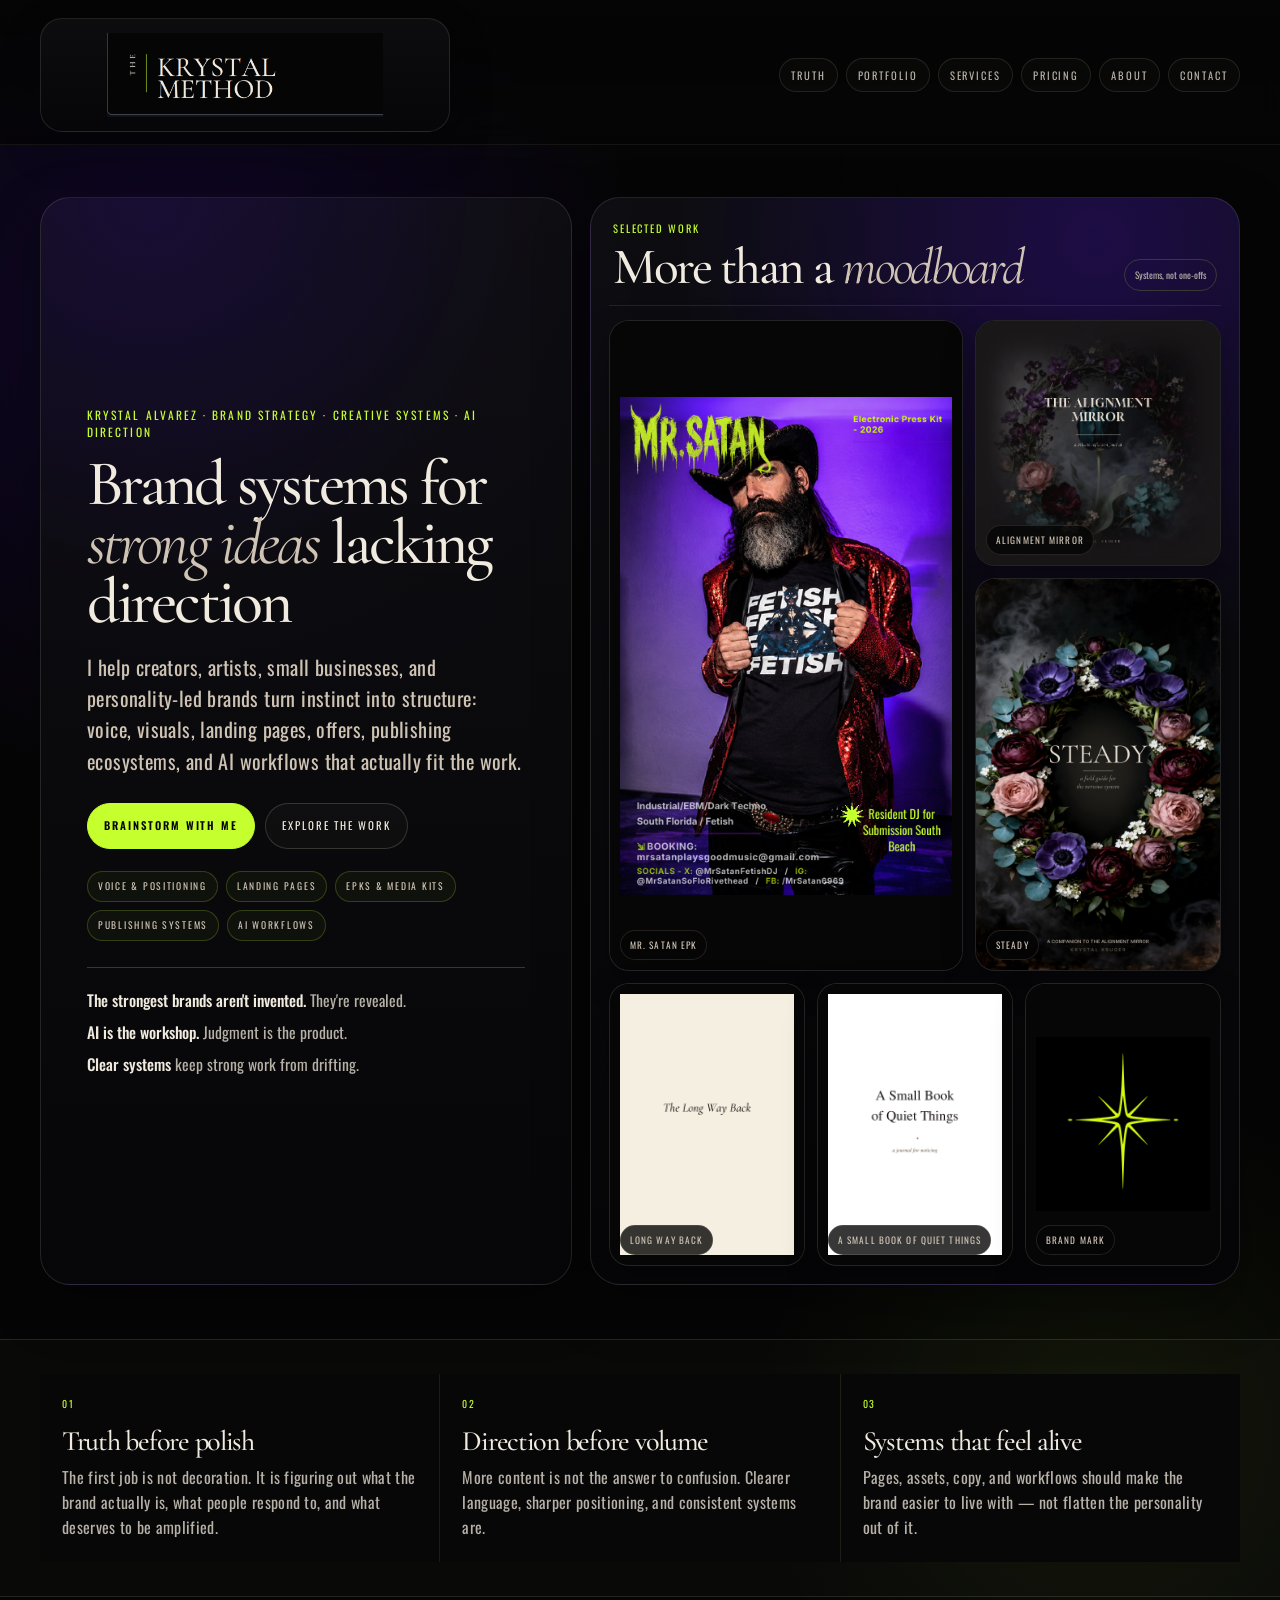
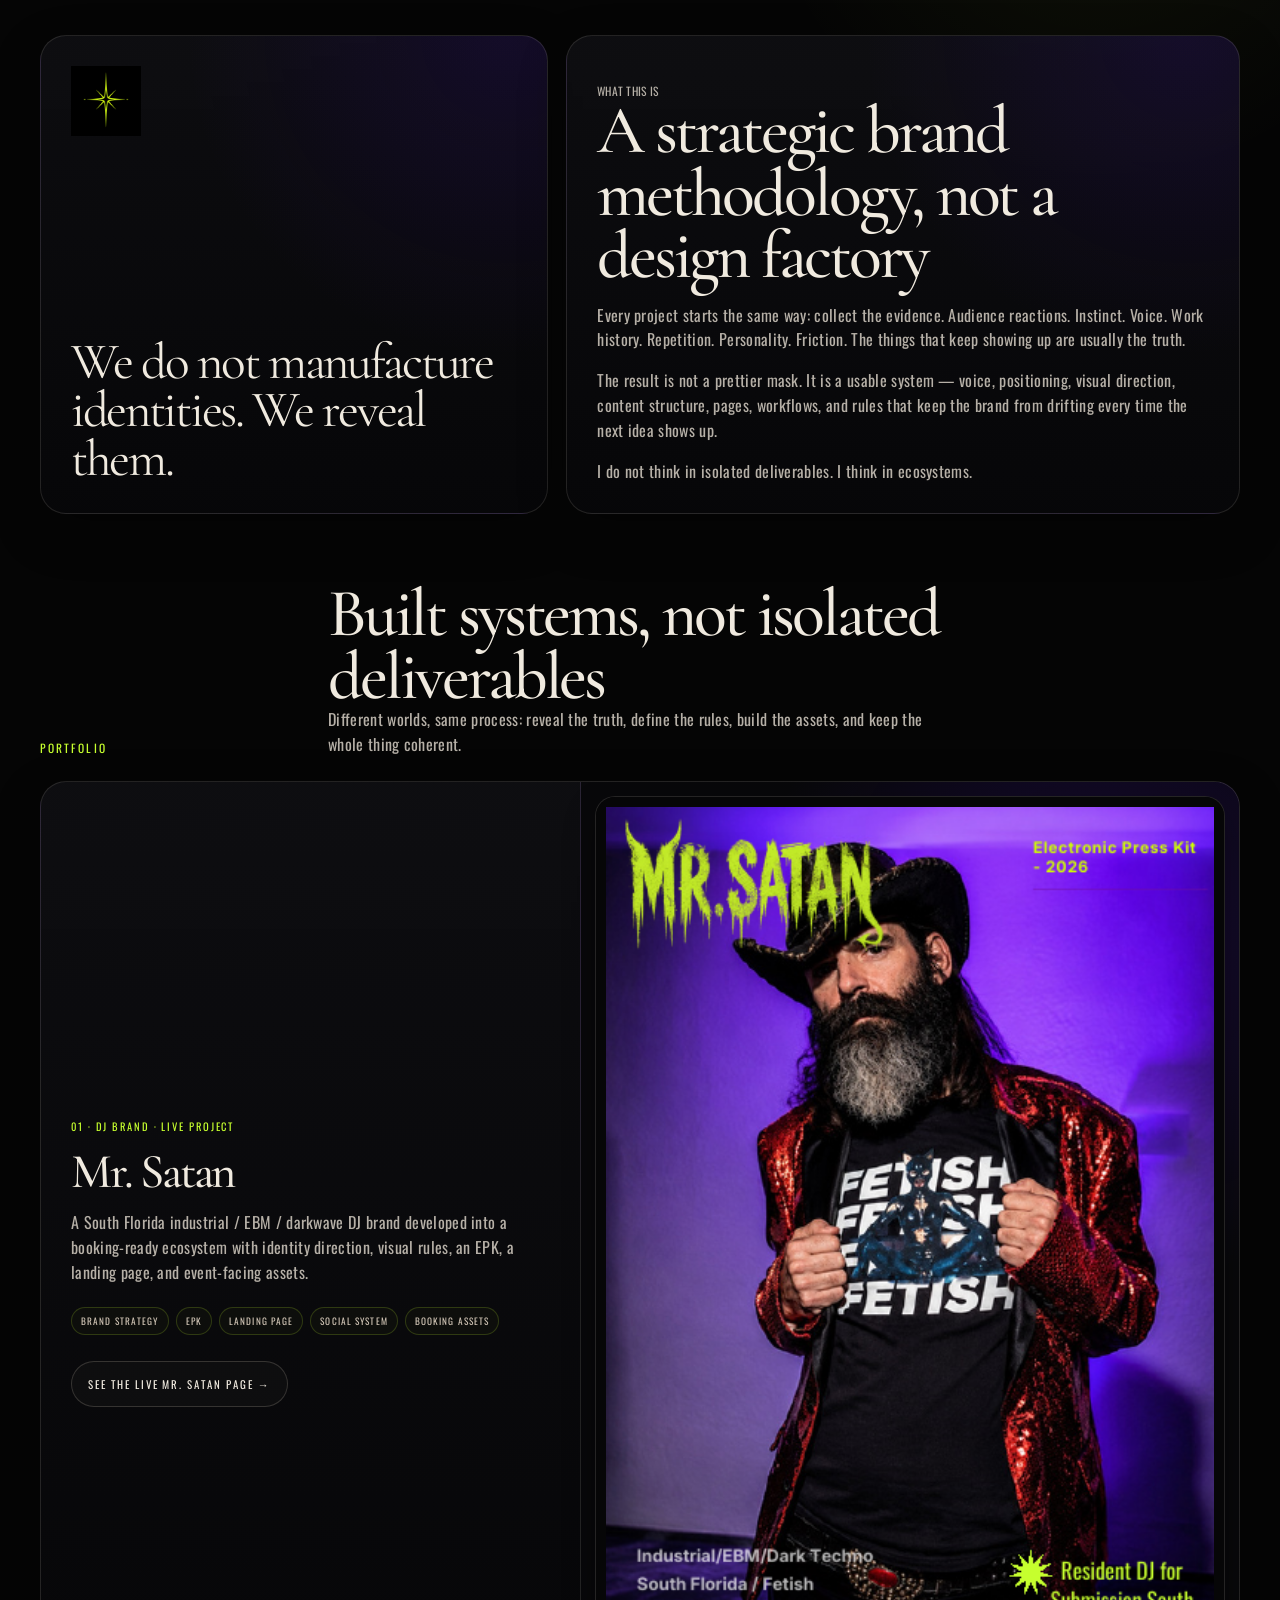
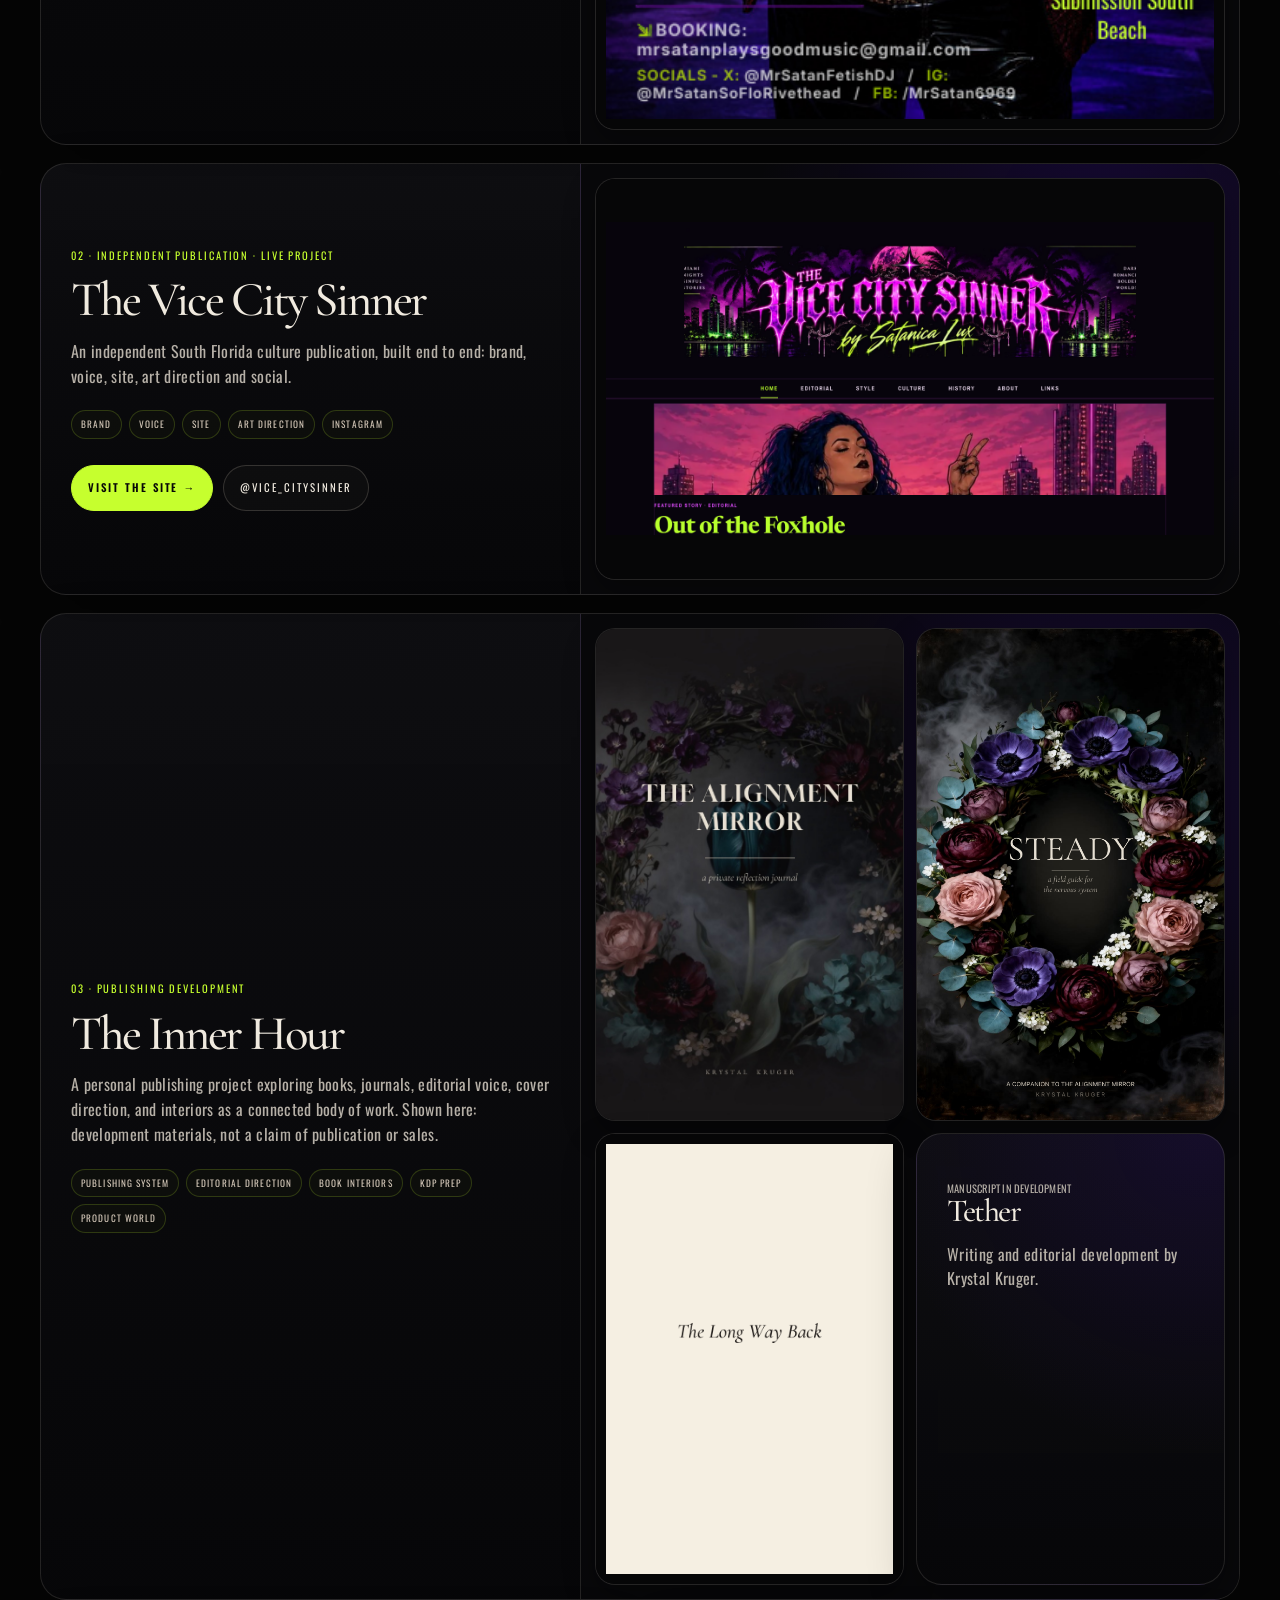
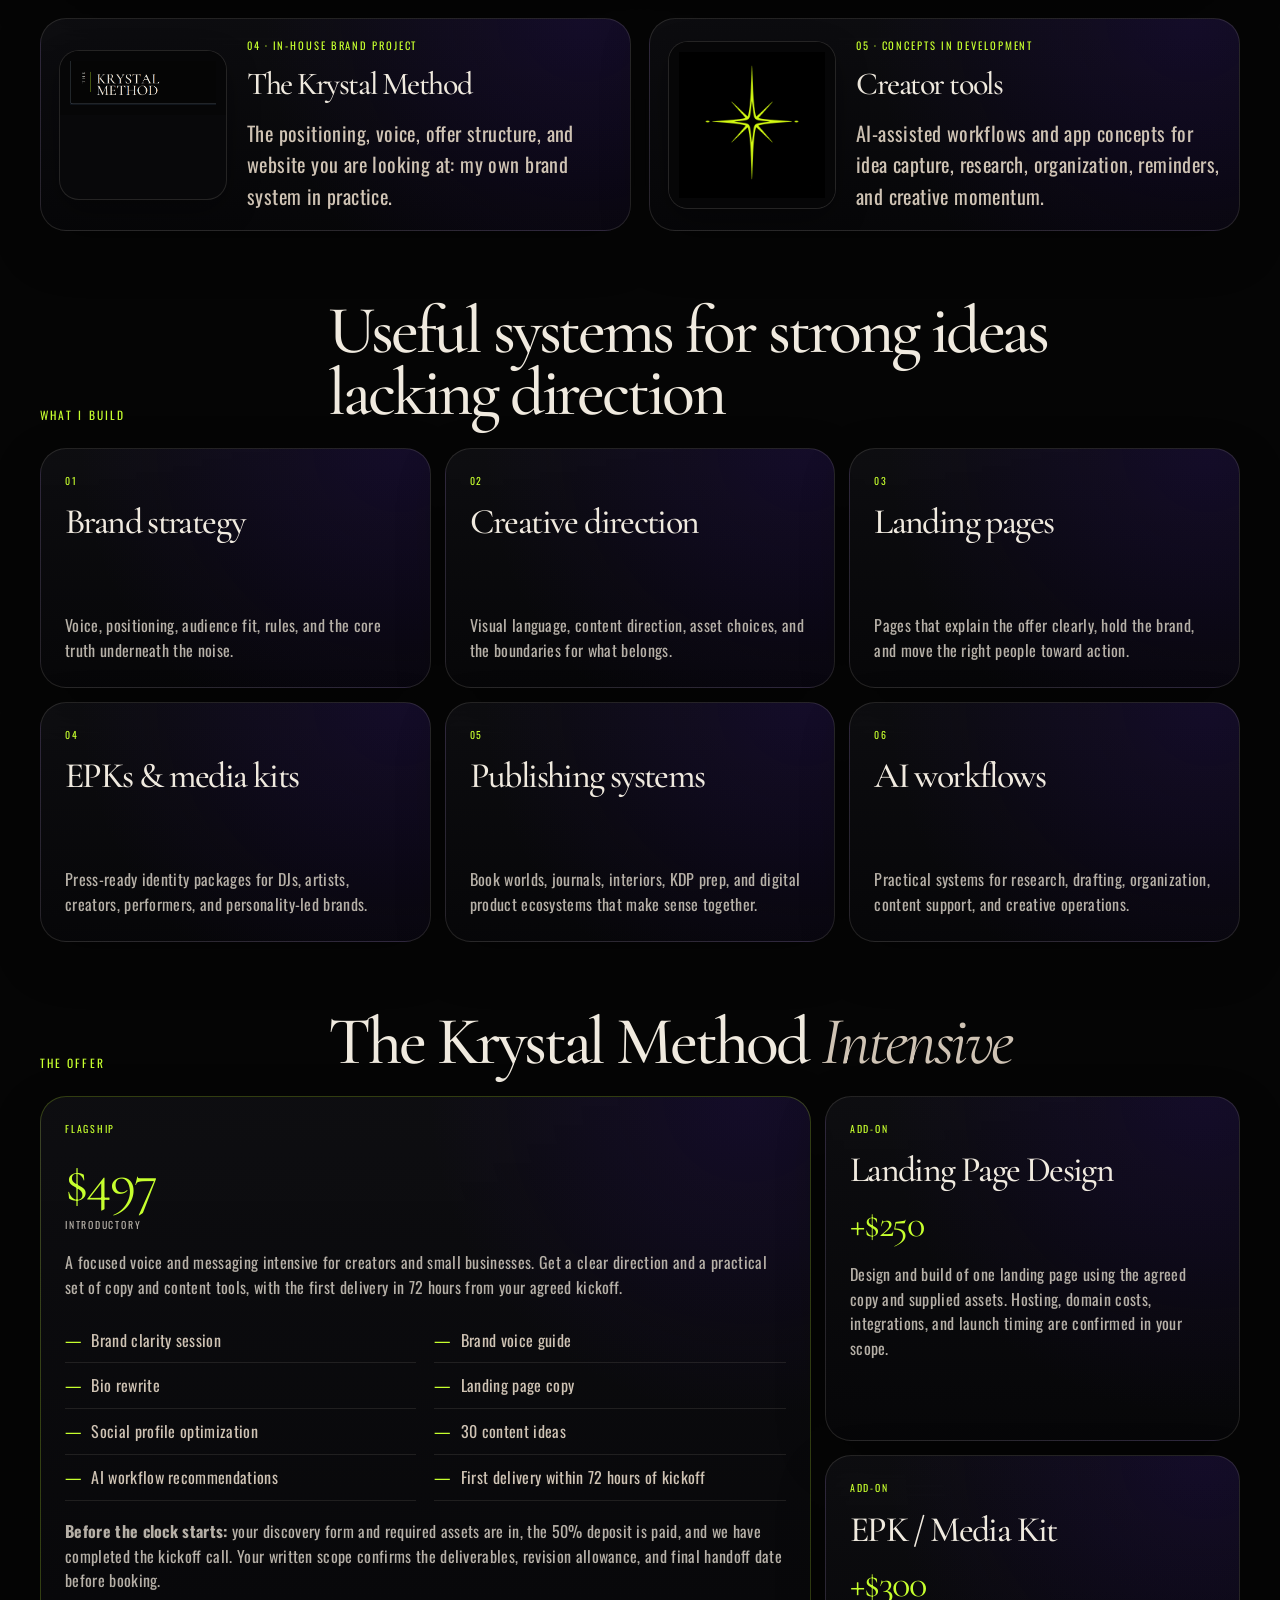
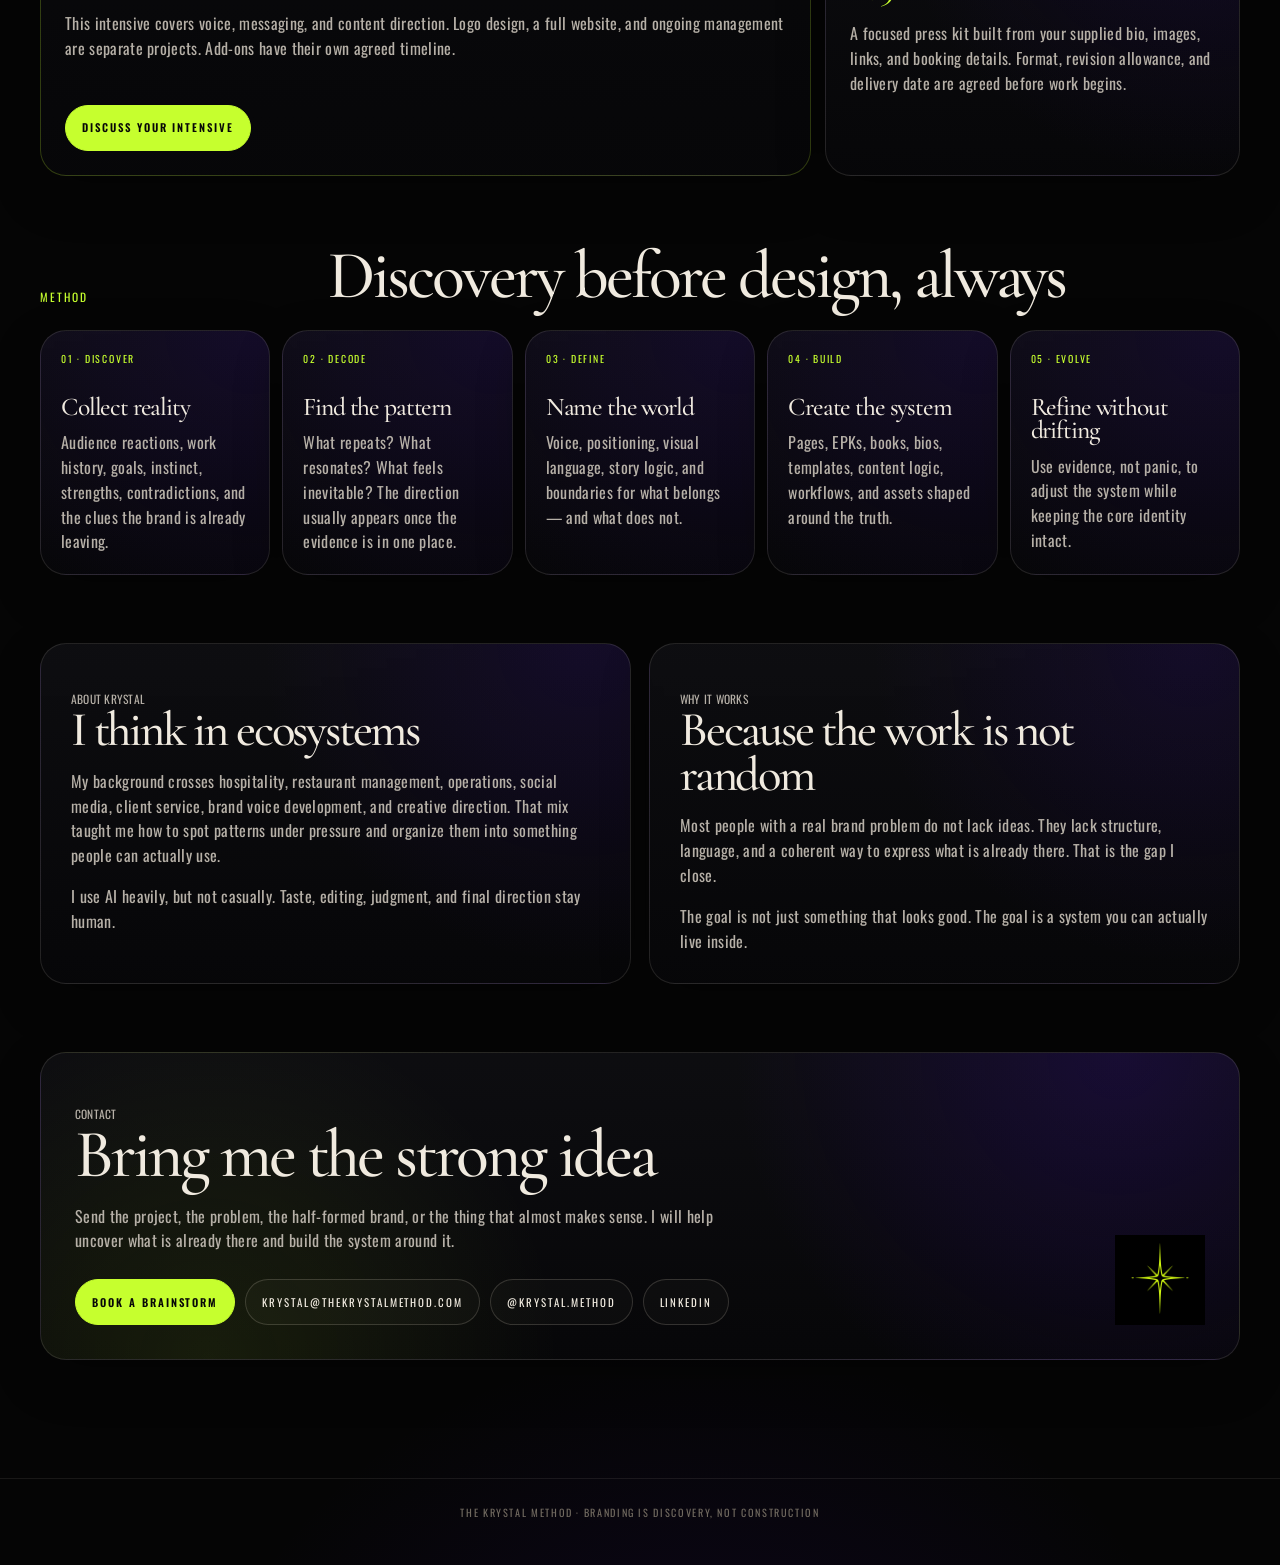
<file: index.html>
<!doctype html>
<html lang="en">
<head>
  <meta charset="utf-8">
  <meta name="viewport" content="width=device-width, initial-scale=1">
  <title>The Krystal Method | Brand Systems for Strong Ideas</title>
  <meta name="description" content="The Krystal Method builds brand systems for strong ideas lacking direction: voice, positioning, landing pages, EPKs, publishing ecosystems, and AI-supported creative operations.">
  <meta property="og:title" content="The Krystal Method">
  <meta property="og:description" content="Brand systems for strong ideas lacking direction">
  <meta property="og:type" content="website">
  <meta name="theme-color" content="#050505">
  <link rel="preconnect" href="https://fonts.googleapis.com">
  <link rel="preconnect" href="https://fonts.gstatic.com" crossorigin>
  <link href="https://fonts.googleapis.com/css2?family=Cormorant+Garamond:ital,wght@0,400;0,500;0,600;1,400;1,500&family=Oswald:wght@300;400;500;600;700&display=swap" rel="stylesheet">
  <style>
    :root {
      --black: #050505;
      --ink: #09090c;
      --panel: #101014;
      --panel-soft: #151419;
      --bone: #f0eadf;
      --bone-soft: #cfc3b4;
      --taupe: #b6b0a7;
      --dim: #70695f;
      --lime: #c6ff2e;
      --purple: #3a0ca3;
      --line: rgba(233, 222, 204, .13);
      --line-bright: rgba(198, 255, 46, .22);
      --max: 1200px;
      --serif: "Cormorant Garamond", Georgia, serif;
      --condensed: "Oswald", Arial, sans-serif;
    }

    * { box-sizing: border-box; }
    html { scroll-behavior: smooth; }
    body {
      margin: 0;
      background:
        radial-gradient(circle at 14% 4%, rgba(58,12,163,.24), transparent 30rem),
        radial-gradient(circle at 86% 18%, rgba(198,255,46,.06), transparent 22rem),
        radial-gradient(circle at 55% 104%, rgba(58,12,163,.18), transparent 34rem),
        var(--black);
      color: var(--bone);
      font-family: var(--condensed);
      line-height: 1.55;
      overflow-x: hidden;
    }

    body::before {
      content: "";
      position: fixed;
      inset: 0;
      pointer-events: none;
      z-index: -1;
      opacity: .20;
      background-image:
        linear-gradient(rgba(233,222,204,.035) 1px, transparent 1px),
        linear-gradient(90deg, rgba(233,222,204,.03) 1px, transparent 1px);
      background-size: 56px 56px;
      mask-image: radial-gradient(circle at 50% 35%, black, transparent 76%);
    }

    img { max-width: 100%; display: block; }
    a { color: inherit; text-decoration: none; }
    .wrap { width: min(var(--max), calc(100% - 34px)); margin: 0 auto; }

    .skip-link { position: absolute; left: -999px; }
    .skip-link:focus { left: 12px; top: 12px; z-index: 999; background: var(--bone); color: #050505; padding: 10px 14px; }

    .eyebrow,
    .nav a,
    .button,
    .pill,
    .tiny,
    .card-number,
    .case-type,
    .label {
      font-family: var(--condensed);
      text-transform: uppercase;
      letter-spacing: .18em;
    }

    .site-header {
      position: sticky;
      top: 0;
      z-index: 30;
      padding: 18px 0 12px;
      background: linear-gradient(180deg, rgba(5,5,5,.94), rgba(5,5,5,.70));
      backdrop-filter: blur(14px);
      border-bottom: 1px solid rgba(233,222,204,.07);
    }

    .header-inner {
      display: grid;
      grid-template-columns: minmax(190px, 410px) 1fr;
      gap: 18px;
      align-items: center;
    }

    .logo-link {
      display: block;
      padding: 14px 18px;
      border: 1px solid rgba(233,222,204,.12);
      background: linear-gradient(180deg, rgba(16,16,20,.78), rgba(7,7,9,.86));
      border-radius: 22px;
      box-shadow: 0 18px 40px rgba(0,0,0,.28);
    }

    .logo-link img {
      width: 100%;
      max-height: 84px;
      object-fit: contain;
    }

    .nav {
      display: flex;
      justify-content: flex-end;
      gap: 8px;
      flex-wrap: wrap;
    }

    .nav a {
      color: var(--taupe);
      font-size: .66rem;
      padding: 8px 11px;
      border: 1px solid rgba(233,222,204,.12);
      border-radius: 999px;
      background: rgba(233,222,204,.018);
    }

    .nav a:hover {
      color: var(--bone);
      border-color: var(--line-bright);
      background: rgba(198,255,46,.045);
    }

    main { padding: 18px 0 84px; }
    section { padding: 34px 0; scroll-margin-top: 150px; }
    a:focus-visible { outline: 2px solid var(--lime); outline-offset: 5px; }
    @media (prefers-reduced-motion: reduce) { html { scroll-behavior: auto; } }

    h1, h2, h3, h4 {
      margin: 0;
      font-family: var(--serif);
      color: var(--bone);
      font-weight: 500;
      letter-spacing: -.045em;
      line-height: .92;
    }

    h1 {
      font-size: clamp(3.2rem, 5vw, 4.6rem);
      max-width: 920px;
    }

    h2 {
      font-size: clamp(2.8rem, 5.3vw, 5.2rem);
      max-width: 860px;
    }

    h3 { font-size: clamp(2rem, 3.8vw, 3.6rem); }
    h4 { font-size: clamp(1.6rem, 2.5vw, 2.3rem); }

    .display-alt {
      font-style: italic;
      color: var(--bone-soft);
      font-weight: 400;
    }

    .eyebrow {
      color: var(--lime);
      font-size: .72rem;
      margin: 0 0 14px;
    }

    .lead {
      margin: 20px 0 0;
      color: var(--bone-soft);
      font-size: clamp(1.05rem, 1.6vw, 1.26rem);
      max-width: 700px;
      letter-spacing: .02em;
    }

    .button-row {
      display: flex;
      flex-wrap: wrap;
      gap: 10px;
      margin-top: 26px;
    }

    .button {
      display: inline-flex;
      justify-content: center;
      align-items: center;
      min-height: 46px;
      padding: 0 16px;
      border: 1px solid rgba(233,222,204,.18);
      border-radius: 999px;
      color: var(--bone);
      font-size: .68rem;
      background: rgba(233,222,204,.025);
    }

    .button.primary {
      background: var(--lime);
      color: #070707;
      border-color: var(--lime);
      font-weight: 600;
    }

    .hero-grid {
      display: grid;
      grid-template-columns: .9fr 1.1fr;
      gap: 18px;
      align-items: stretch;
    }

    .hero-copy {
      padding: clamp(26px, 4vw, 46px);
      min-height: 560px;
      border: 1px solid var(--line);
      border-radius: 30px;
      background:
        radial-gradient(circle at 20% 0%, rgba(58,12,163,.22), transparent 24rem),
        linear-gradient(180deg, rgba(16,16,20,.86), rgba(7,7,9,.92));
      display: flex;
      flex-direction: column;
      justify-content: center;
      box-shadow: 0 20px 54px rgba(0,0,0,.35);
    }

    .hero-copy h1 .break {
      display: block;
    }

    .hero-note {
      margin-top: 26px;
      padding-top: 20px;
      border-top: 1px solid rgba(198,255,46,.22);
      display: grid;
      gap: 8px;
      color: var(--taupe);
      font-size: .98rem;
      max-width: 620px;
    }

    .hero-note strong { color: var(--bone); font-weight: 500; }

    .pills {
      display: flex;
      flex-wrap: wrap;
      gap: 8px;
      margin-top: 22px;
    }

    .pill {
      color: var(--bone-soft);
      border: 1px solid rgba(198,255,46,.20);
      background: rgba(198,255,46,.035);
      border-radius: 999px;
      padding: 7px 10px;
      font-size: .60rem;
    }

    .proof-panel {
      border: 1px solid var(--line);
      border-radius: 30px;
      background:
        radial-gradient(circle at 78% 4%, rgba(58,12,163,.36), transparent 26rem),
        linear-gradient(180deg, rgba(15,15,20,.86), rgba(6,6,8,.94));
      padding: 18px;
      overflow: hidden;
      box-shadow: 0 20px 54px rgba(0,0,0,.35);
    }

    .proof-title {
      display: grid;
      grid-template-columns: 1fr auto;
      gap: 14px;
      align-items: end;
      padding: 4px 4px 14px;
      border-bottom: 1px solid rgba(233,222,204,.10);
      margin-bottom: 14px;
    }

    .proof-title h3 {
      font-size: clamp(2.1rem, 4vw, 4.4rem);
    }

    .label {
      color: var(--lime);
      font-size: .66rem;
      margin: 0 0 8px;
    }

    .proof-chip {
      color: var(--taupe);
      border: 1px solid rgba(198,255,46,.18);
      border-radius: 999px;
      padding: 8px 10px;
      font-size: .58rem;
      white-space: nowrap;
    }

    .editorial-proof {
      display: grid;
      grid-template-columns: 1.18fr .82fr;
      gap: 12px;
    }

    .proof-stack {
      display: grid;
      gap: 12px;
    }

    .proof-row {
      display: grid;
      grid-template-columns: repeat(3, 1fr);
      gap: 12px;
      margin-top: 12px;
    }

    .image-card {
      position: relative;
      overflow: hidden;
      border: 1px solid rgba(233,222,204,.13);
      border-radius: 20px;
      background: #08080a;
      min-height: 170px;
      box-shadow: 0 12px 32px rgba(0,0,0,.32);
    }

    .image-card.large { min-height: 420px; }
    .image-card.medium { min-height: 204px; }
    .proof-row .image-card { min-height: 160px; }

    .image-card img {
      width: 100%;
      height: 100%;
      object-fit: cover;
      object-position: center;
    }

    .image-card.contain img {
      object-fit: contain;
      padding: 10px;
      background: #060607;
    }

    .image-card .caption {
      position: absolute;
      left: 10px;
      bottom: 10px;
      background: rgba(5,5,5,.80);
      border: 1px solid rgba(233,222,204,.12);
      border-radius: 999px;
      padding: 7px 9px;
      color: var(--bone-soft);
      font-size: .58rem;
      font-family: var(--condensed);
      text-transform: uppercase;
      letter-spacing: .12em;
    }

    .stripe {
      border-top: 1px solid var(--line);
      border-bottom: 1px solid var(--line);
      background: rgba(233,222,204,.018);
      margin: 20px 0 4px;
    }

    .stripe-inner {
      display: grid;
      grid-template-columns: repeat(3, 1fr);
      gap: 1px;
      background: rgba(233,222,204,.08);
    }

    .stripe-card {
      background: #070708;
      padding: 22px;
      min-height: 172px;
    }

    .card-number {
      color: var(--lime);
      font-size: .62rem;
      margin-bottom: 18px;
    }

    .stripe-card h4 {
      font-size: clamp(1.55rem, 2.2vw, 2.15rem);
      margin-bottom: 10px;
    }

    .stripe-card p {
      margin: 0;
      color: var(--taupe);
      font-family: var(--condensed);
      letter-spacing: .02em;
    }

    .section-head {
      display: grid;
      grid-template-columns: 260px 1fr;
      gap: 28px;
      align-items: end;
      margin-bottom: 24px;
    }

    .section-head .eyebrow { margin-bottom: 0; }
    .section-head p:not(.eyebrow) {
      margin: 0;
      color: var(--taupe);
      max-width: 600px;
      font-family: var(--condensed);
      letter-spacing: .02em;
    }

    .truth-grid {
      display: grid;
      grid-template-columns: .86fr 1.14fr;
      gap: 18px;
      align-items: stretch;
    }

    .quote-block,
    .text-block,
    .case-card,
    .service-card,
    .method-card,
    .contact-card {
      border: 1px solid var(--line);
      border-radius: 26px;
      background:
        radial-gradient(circle at 92% 0%, rgba(58,12,163,.17), transparent 20rem),
        linear-gradient(180deg, rgba(16,16,20,.78), rgba(7,7,9,.92));
      box-shadow: 0 18px 48px rgba(0,0,0,.30);
    }

    .quote-block {
      padding: 30px;
      min-height: 100%;
      display: flex;
      flex-direction: column;
      justify-content: space-between;
    }

    .quote-block img {
      width: 70px;
      margin-bottom: 30px;
    }

    .quote-block blockquote {
      margin: 0;
      font-family: var(--serif);
      color: var(--bone);
      font-size: clamp(2.2rem, 4vw, 4.2rem);
      line-height: .95;
      letter-spacing: -.045em;
    }

    .text-block {
      padding: 30px;
    }

    .text-block p {
      color: var(--taupe);
      margin: 16px 0 0;
      font-family: var(--condensed);
      letter-spacing: .02em;
    }

    .case-card {
      overflow: hidden;
      margin-bottom: 18px;
    }

    .case-grid {
      display: grid;
      grid-template-columns: .9fr 1.1fr;
      min-height: 430px;
    }

    .case-copy {
      padding: 30px;
      display: flex;
      flex-direction: column;
      justify-content: center;
    }

    .case-type {
      color: var(--lime);
      font-size: .66rem;
      margin-bottom: 15px;
    }

    .case-copy p {
      color: var(--taupe);
      margin: 16px 0 0;
      font-family: var(--condensed);
      letter-spacing: .02em;
      max-width: 560px;
    }

    .case-images {
      border-left: 1px solid var(--line);
      padding: 14px;
      background:
        radial-gradient(circle at 80% 16%, rgba(58,12,163,.28), transparent 22rem),
        #08080a;
    }

    .case-images.single .image-card {
      height: 100%;
      min-height: 380px;
    }

    .book-layout {
      display: grid;
      grid-template-columns: 1fr 1fr;
      gap: 12px;
      height: 100%;
    }

    .tag-row {
      display: flex;
      flex-wrap: wrap;
      gap: 7px;
      margin-top: 22px;
    }

    .tag-row span {
      color: var(--bone-soft);
      border: 1px solid rgba(198,255,46,.18);
      border-radius: 999px;
      padding: 6px 9px;
      font-family: var(--condensed);
      text-transform: uppercase;
      letter-spacing: .12em;
      font-size: .58rem;
      background: rgba(198,255,46,.025);
    }

    .mini-proof {
      display: grid;
      grid-template-columns: repeat(2, 1fr);
      gap: 18px;
      margin-top: 18px;
    }

    .mini-proof .case-card {
      margin: 0;
    }

    .mini-proof-inner {
      display: grid;
      grid-template-columns: 168px 1fr;
      gap: 20px;
      align-items: center;
      padding: 18px;
    }

    .mini-proof .image-card {
      min-height: 150px;
    }

    .build-grid {
      display: grid;
      grid-template-columns: repeat(3, 1fr);
      gap: 14px;
    }

    .service-card {
      padding: 24px;
      min-height: 240px;
      display: grid;
      align-content: space-between;
      gap: 24px;
    }

    .service-card h4 {
      font-size: clamp(1.8rem, 2.8vw, 2.8rem);
    }

    .service-card p {
      margin: 0;
      color: var(--taupe);
      font-family: var(--condensed);
      letter-spacing: .02em;
    }

    .method-grid {
      display: grid;
      grid-template-columns: repeat(5, 1fr);
      gap: 12px;
    }

    .method-card {
      padding: 20px;
      min-height: 240px;
    }

    .method-card h4 {
      font-size: clamp(1.5rem, 2vw, 2rem);
      margin-top: 28px;
    }

    .method-card p {
      color: var(--taupe);
      font-family: var(--condensed);
      letter-spacing: .02em;
      margin: 12px 0 0;
    }

    .about-grid {
      display: grid;
      grid-template-columns: 1fr 1fr;
      gap: 18px;
    }

    .contact-card {
      padding: 34px;
      background:
        radial-gradient(circle at 14% 100%, rgba(198,255,46,.09), transparent 22rem),
        radial-gradient(circle at 90% 0%, rgba(58,12,163,.24), transparent 24rem),
        linear-gradient(180deg, rgba(16,16,20,.82), rgba(7,7,9,.94));
    }

    .contact-grid {
      display: grid;
      grid-template-columns: 1fr 120px;
      gap: 28px;
      align-items: end;
    }

    .contact-card p {
      color: var(--taupe);
      margin: 18px 0 0;
      max-width: 690px;
      font-family: var(--condensed);
      letter-spacing: .02em;
    }

    .contact-card img {
      width: 90px;
      margin-left: auto;
    }

    footer {
      border-top: 1px solid rgba(233,222,204,.09);
      padding: 26px 0 44px;
      color: var(--dim);
      text-align: center;
      font-size: .64rem;
      font-family: var(--condensed);
      text-transform: uppercase;
      letter-spacing: .16em;
    }

    .offer-grid {
      display: grid;
      grid-template-columns: 1.3fr .7fr;
      gap: 14px;
      align-items: stretch;
    }

    .offer-card {
      align-content: start;
      gap: 18px;
    }

    .offer-card.flagship {
      border-color: var(--line-bright);
    }

    .offer-card .price {
      display: block;
      font-family: var(--serif);
      color: var(--lime);
      font-size: clamp(2.6rem, 4.4vw, 3.8rem);
      line-height: 1;
      letter-spacing: -.03em;
    }

    .offer-card .price-note {
      display: block;
      margin-top: 6px;
      color: var(--taupe);
      font-size: .62rem;
      text-transform: uppercase;
      letter-spacing: .18em;
    }

    .offer-list {
      list-style: none;
      margin: 0;
      padding: 0;
      display: grid;
      grid-template-columns: repeat(2, 1fr);
      gap: 0 18px;
    }

    .offer-list li {
      padding: 10px 0;
      border-bottom: 1px solid rgba(233,222,204,.10);
      color: var(--bone-soft);
      letter-spacing: .02em;
    }

    .offer-list li::before {
      content: "—";
      color: var(--lime);
      margin-right: 10px;
    }

    .add-on-stack {
      display: grid;
      gap: 14px;
    }

    .add-on-stack .service-card {
      min-height: 0;
    }

    .add-on-stack .price {
      font-size: clamp(2rem, 3vw, 2.6rem);
    }

    @media (max-width: 1040px) {
      .hero-grid,
      .truth-grid,
      .case-grid,
      .about-grid,
      .contact-grid {
        grid-template-columns: 1fr;
      }

      .section-head {
        grid-template-columns: 1fr;
        gap: 8px;
      }

      .case-images {
        border-left: 0;
        border-top: 1px solid var(--line);
      }

      .stripe-inner,
      .build-grid {
        grid-template-columns: repeat(2, 1fr);
      }

      .method-grid {
        grid-template-columns: repeat(2, 1fr);
      }

      .mini-proof,
      .offer-grid {
        grid-template-columns: 1fr;
      }

      .contact-card img {
        margin: 0;
      }
    }

    @media (max-width: 720px) {
      .wrap { width: min(var(--max), calc(100% - 22px)); }

      .site-header {
        position: relative;
        padding: 12px 0 8px;
      }

      .header-inner {
        grid-template-columns: 1fr;
        gap: 10px;
      }

      .logo-link {
        border-radius: 18px;
        padding: 10px 13px;
      }

      .logo-link img {
        max-height: 76px;
        width: min(380px, 100%);
      }

      .nav {
        justify-content: flex-start;
        flex-wrap: nowrap;
        overflow-x: auto;
        -webkit-overflow-scrolling: touch;
        scrollbar-width: none;
        padding-bottom: 3px;
      }

      .nav::-webkit-scrollbar {
        display: none;
      }

      .nav a {
        flex: 0 0 auto;
        padding: 7px 9px;
        font-size: .56rem;
        letter-spacing: .13em;
      }

      main { padding: 12px 0 64px; }
      section { padding: 25px 0; }

      .hero-copy {
        min-height: auto;
        padding: 26px 20px;
      }

      h1 {
        font-size: clamp(3.2rem, 14vw, 5.1rem);
      }

      h2 {
        font-size: clamp(2.55rem, 11vw, 4.2rem);
      }

      h3 {
        font-size: clamp(2rem, 9vw, 3.2rem);
      }

      .proof-title {
        grid-template-columns: 1fr;
        align-items: start;
      }

      .proof-chip {
        width: fit-content;
      }

      .editorial-proof,
      .proof-row,
      .book-layout,
      .stripe-inner,
      .build-grid,
      .method-grid,
      .mini-proof-inner,
      .offer-list {
        grid-template-columns: 1fr;
      }

      .proof-row {
        margin-top: 12px;
      }

      .image-card.large,
      .case-images.single .image-card {
        min-height: 300px;
      }

      .image-card.medium,
      .proof-row .image-card,
      .mini-proof .image-card {
        min-height: 230px;
      }

      .stripe-card,
      .text-block,
      .quote-block,
      .case-copy,
      .service-card,
      .method-card,
      .contact-card {
        padding: 22px 19px;
      }

      .case-grid {
        min-height: auto;
      }

      .case-images {
        padding: 12px;
      }

      .tag-row {
        gap: 6px;
      }

      .tag-row span {
        font-size: .54rem;
      }

      .button-row .button,
      .contact-card .button {
        width: 100%;
      }

      .quote-block blockquote {
        font-size: clamp(2.4rem, 10vw, 3.8rem);
      }

      .contact-card img {
        display: none;
      }
    }
  </style>
</head>
<body>
  <a class="skip-link" href="#contact">Skip to contact</a>

  <header class="site-header">
    <div class="wrap header-inner">
      <a class="logo-link" href="#top" aria-label="The Krystal Method home">
        <img src="assets/logos/tkm-logo-horizontal.png" alt="The Krystal Method">
      </a>
      <nav class="nav" aria-label="Primary navigation">
        <a href="#truth">Truth</a>
        <a href="#evidence">Portfolio</a>
        <a href="#builds">Services</a>
        <a href="#offer">Pricing</a>
        <a href="#about">About</a>
        <a href="#contact">Contact</a>
      </nav>
    </div>
  </header>

  <main id="top">
    <section class="wrap">
      <div class="hero-grid">
        <div class="hero-copy">
          <p class="eyebrow">Krystal Alvarez · brand strategy · creative systems · AI direction</p>
          <h1>Brand systems for <span class="display-alt">strong ideas</span> lacking direction</h1>
          <p class="lead">I help creators, artists, small businesses, and personality-led brands turn instinct into structure: voice, visuals, landing pages, offers, publishing ecosystems, and AI workflows that actually fit the work.</p>

          <div class="button-row">
            <a class="button primary" href="https://calendly.com/krystal-method">Brainstorm with me</a>
            <a class="button" href="#evidence">Explore the work</a>
          </div>

          <div class="pills">
            <span class="pill">Voice & positioning</span>
            <span class="pill">Landing pages</span>
            <span class="pill">EPKs & media kits</span>
            <span class="pill">Publishing systems</span>
            <span class="pill">AI workflows</span>
          </div>

          <div class="hero-note">
            <div><strong>The strongest brands aren't invented.</strong> They're revealed.</div>
            <div><strong>AI is the workshop.</strong> Judgment is the product.</div>
            <div><strong>Clear systems</strong> keep strong work from drifting.</div>
          </div>
        </div>

        <aside class="proof-panel" aria-label="Selected project images">
          <div class="proof-title">
            <div>
              <p class="label">Selected work</p>
              <h3>More than a <span class="display-alt">moodboard</span></h3>
            </div>
            <div class="proof-chip">Systems, not one-offs</div>
          </div>

          <div class="editorial-proof">
            <div class="image-card large contain">
              <img src="assets/featured/mr-satan-epk-cover.png" onerror="this.onerror=null;this.src='assets/proof/mr-satan-epk-cover.png';" alt="Mr. Satan EPK cover">
              <span class="caption">Mr. Satan EPK</span>
            </div>
            <div class="proof-stack">
              <div class="image-card medium">
                <img src="assets/featured/alignment-mirror-cover.png" onerror="this.onerror=null;this.src='assets/proof/alignment-mirror-cover.png';" alt="The Alignment Mirror cover">
                <span class="caption">Alignment Mirror</span>
              </div>
              <div class="image-card medium">
                <img src="assets/featured/steady-cover.png" onerror="this.onerror=null;this.src='assets/proof/steady-cover.png';" alt="Steady cover">
                <span class="caption">Steady</span>
              </div>
            </div>
          </div>

          <div class="proof-row">
            <div class="image-card contain">
              <img src="assets/featured/long-way-back-title.png" onerror="this.onerror=null;this.src='assets/proof/long-way-back-title.png';" alt="The Long Way Back title page">
              <span class="caption">Long Way Back</span>
            </div>
            <div class="image-card contain">
              <img src="assets/featured/tether-title.png" onerror="this.onerror=null;this.src='assets/proof/tether-title.png';" alt="A Small Book of Quiet Things title page">
              <span class="caption">A Small Book of Quiet Things</span>
            </div>
            <div class="image-card contain">
              <img src="assets/logos/tkm-star.jpeg" alt="The Krystal Method star mark">
              <span class="caption">Brand mark</span>
            </div>
          </div>
        </aside>
      </div>
    </section>

    <section class="stripe">
      <div class="wrap stripe-inner">
        <article class="stripe-card">
          <div class="card-number">01</div>
          <h4>Truth before polish</h4>
          <p>The first job is not decoration. It is figuring out what the brand actually is, what people respond to, and what deserves to be amplified.</p>
        </article>
        <article class="stripe-card">
          <div class="card-number">02</div>
          <h4>Direction before volume</h4>
          <p>More content is not the answer to confusion. Clearer language, sharper positioning, and consistent systems are.</p>
        </article>
        <article class="stripe-card">
          <div class="card-number">03</div>
          <h4>Systems that feel alive</h4>
          <p>Pages, assets, copy, and workflows should make the brand easier to live with — not flatten the personality out of it.</p>
        </article>
      </div>
    </section>

    <section id="truth" class="wrap">
      <div class="truth-grid">
        <article class="quote-block">
          <img src="assets/logos/tkm-star.jpeg" alt="">
          <blockquote>We do not manufacture identities. We reveal them.</blockquote>
        </article>

        <article class="text-block">
          <p class="eyebrow">What this is</p>
          <h2>A strategic brand methodology, not a design factory</h2>
          <p>Every project starts the same way: collect the evidence. Audience reactions. Instinct. Voice. Work history. Repetition. Personality. Friction. The things that keep showing up are usually the truth.</p>
          <p>The result is not a prettier mask. It is a usable system — voice, positioning, visual direction, content structure, pages, workflows, and rules that keep the brand from drifting every time the next idea shows up.</p>
          <p>I do not think in isolated deliverables. I think in ecosystems.</p>
        </article>
      </div>
    </section>

    <section id="evidence" class="wrap">
      <div class="section-head">
        <p class="eyebrow">Portfolio</p>
        <div>
          <h2>Built systems, not isolated deliverables</h2>
          <p>Different worlds, same process: reveal the truth, define the rules, build the assets, and keep the whole thing coherent.</p>
        </div>
      </div>

      <article class="case-card">
        <div class="case-grid">
          <div class="case-copy">
            <div class="case-type">01 · DJ brand · Live project</div>
            <h3>Mr. Satan</h3>
            <p>A South Florida industrial / EBM / darkwave DJ brand developed into a booking-ready ecosystem with identity direction, visual rules, an EPK, a landing page, and event-facing assets.</p>
            <div class="tag-row">
              <span>Brand strategy</span>
              <span>EPK</span>
              <span>Landing page</span>
              <span>Social system</span>
              <span>Booking assets</span>
            </div>
            <div class="button-row">
              <a class="button" href="https://krystal929-afk.github.io/Mr.Satan-EPK/" target="_blank" rel="noopener">See the live Mr. Satan page &rarr;</a>
            </div>
          </div>
          <div class="case-images single">
            <div class="image-card contain">
              <img src="assets/featured/mr-satan-epk-cover.png" onerror="this.onerror=null;this.src='assets/proof/mr-satan-epk-cover.png';" alt="Mr. Satan EPK cover">
            </div>
          </div>
        </div>
      </article>

      <article class="case-card">
        <div class="case-grid">
          <div class="case-copy">
            <div class="case-type">02 · Independent publication · Live project</div>
            <h3>The Vice City Sinner</h3>
            <p>An independent South Florida culture publication, built end to end: brand, voice, site, art direction and social.</p>
            <div class="tag-row">
              <span>Brand</span>
              <span>Voice</span>
              <span>Site</span>
              <span>Art direction</span>
              <span>Instagram</span>
            </div>
            <div class="button-row">
              <a class="button primary" href="https://vicecitysinner.com" target="_blank" rel="noopener">Visit the site &rarr;</a>
              <a class="button" href="https://instagram.com/Vice_citysinner" target="_blank" rel="noopener">@Vice_citysinner</a>
            </div>
          </div>
          <div class="case-images single">
            <div class="image-card contain">
              <img src="assets/featured/vice-city-sinner-hero.png" alt="The Vice City Sinner homepage">
            </div>
          </div>
        </div>
      </article>

      <article class="case-card">
        <div class="case-grid">
          <div class="case-copy">
            <div class="case-type">03 · Publishing development</div>
            <h3>The Inner Hour</h3>
            <p>A personal publishing project exploring books, journals, editorial voice, cover direction, and interiors as a connected body of work. Shown here: development materials, not a claim of publication or sales.</p>
            <div class="tag-row">
              <span>Publishing system</span>
              <span>Editorial direction</span>
              <span>Book interiors</span>
              <span>KDP prep</span>
              <span>Product world</span>
            </div>
          </div>
          <div class="case-images">
            <div class="book-layout">
              <div class="image-card">
                <img src="assets/featured/alignment-mirror-cover.png" onerror="this.onerror=null;this.src='assets/proof/alignment-mirror-cover.png';" alt="The Alignment Mirror cover">
              </div>
              <div class="image-card">
                <img src="assets/featured/steady-cover.png" onerror="this.onerror=null;this.src='assets/proof/steady-cover.png';" alt="Steady cover">
              </div>
              <div class="image-card contain">
                <img src="assets/featured/long-way-back-title.png" onerror="this.onerror=null;this.src='assets/proof/long-way-back-title.png';" alt="The Long Way Back title page">
              </div>
              <div class="image-card text-block">
                <p class="case-type">Manuscript in development</p>
                <h4>Tether</h4>
                <p>Writing and editorial development by Krystal Kruger.</p>
              </div>
            </div>
          </div>
        </div>
      </article>

      <div class="mini-proof">
        <article class="case-card">
          <div class="mini-proof-inner">
            <div class="image-card contain">
              <img src="assets/logos/tkm-logo-horizontal.png" alt="The Krystal Method logo">
            </div>
            <div>
              <div class="case-type">04 · In-house brand project</div>
              <h4>The Krystal Method</h4>
              <p class="lead">The positioning, voice, offer structure, and website you are looking at: my own brand system in practice.</p>
            </div>
          </div>
        </article>

        <article class="case-card">
          <div class="mini-proof-inner">
            <div class="image-card contain">
              <img src="assets/logos/tkm-star.jpeg" alt="The Krystal Method star mark">
            </div>
            <div>
              <div class="case-type">05 · Concepts in development</div>
              <h4>Creator tools</h4>
              <p class="lead">AI-assisted workflows and app concepts for idea capture, research, organization, reminders, and creative momentum.</p>
            </div>
          </div>
        </article>
      </div>
    </section>

    <section id="builds" class="wrap">
      <div class="section-head">
        <p class="eyebrow">What I build</p>
        <div>
          <h2>Useful systems for strong ideas lacking direction</h2>
        </div>
      </div>

      <div class="build-grid">
        <article class="service-card">
          <div>
            <div class="card-number">01</div>
            <h4>Brand strategy</h4>
          </div>
          <p>Voice, positioning, audience fit, rules, and the core truth underneath the noise.</p>
        </article>
        <article class="service-card">
          <div>
            <div class="card-number">02</div>
            <h4>Creative direction</h4>
          </div>
          <p>Visual language, content direction, asset choices, and the boundaries for what belongs.</p>
        </article>
        <article class="service-card">
          <div>
            <div class="card-number">03</div>
            <h4>Landing pages</h4>
          </div>
          <p>Pages that explain the offer clearly, hold the brand, and move the right people toward action.</p>
        </article>
        <article class="service-card">
          <div>
            <div class="card-number">04</div>
            <h4>EPKs & media kits</h4>
          </div>
          <p>Press-ready identity packages for DJs, artists, creators, performers, and personality-led brands.</p>
        </article>
        <article class="service-card">
          <div>
            <div class="card-number">05</div>
            <h4>Publishing systems</h4>
          </div>
          <p>Book worlds, journals, interiors, KDP prep, and digital product ecosystems that make sense together.</p>
        </article>
        <article class="service-card">
          <div>
            <div class="card-number">06</div>
            <h4>AI workflows</h4>
          </div>
          <p>Practical systems for research, drafting, organization, content support, and creative operations.</p>
        </article>
      </div>
    </section>

    <section id="offer" class="wrap">
      <div class="section-head">
        <p class="eyebrow">The offer</p>
        <div>
          <h2>The Krystal Method <span class="display-alt">Intensive</span></h2>
        </div>
      </div>

      <div class="offer-grid">
        <article class="service-card offer-card flagship">
          <div>
            <div class="card-number">Flagship</div>
            <span class="price">$497</span>
            <span class="price-note">Introductory</span>
          </div>
          <p>A focused voice and messaging intensive for creators and small businesses. Get a clear direction and a practical set of copy and content tools, with the first delivery in 72 hours from your agreed kickoff.</p>
          <ul class="offer-list">
            <li>Brand clarity session</li>
            <li>Brand voice guide</li>
            <li>Bio rewrite</li>
            <li>Landing page copy</li>
            <li>Social profile optimization</li>
            <li>30 content ideas</li>
            <li>AI workflow recommendations</li>
            <li>First delivery within 72 hours of kickoff</li>
          </ul>
          <p><strong>Before the clock starts:</strong> your discovery form and required assets are in, the 50% deposit is paid, and we have completed the kickoff call. Your written scope confirms the deliverables, revision allowance, and final handoff date before booking.</p>
          <p>This intensive covers voice, messaging, and content direction. Logo design, a full website, and ongoing management are separate projects. Add-ons have their own agreed timeline.</p>
          <div class="button-row"><a class="button primary" href="https://calendly.com/krystal-method">Discuss your intensive</a></div>
        </article>

        <div class="add-on-stack">
          <article class="service-card offer-card">
            <div>
              <div class="card-number">Add-on</div>
              <h4>Landing Page Design</h4>
            </div>
            <span class="price">+$250</span>
            <p>Design and build of one landing page using the agreed copy and supplied assets. Hosting, domain costs, integrations, and launch timing are confirmed in your scope.</p>
          </article>
          <article class="service-card offer-card">
            <div>
              <div class="card-number">Add-on</div>
              <h4>EPK / Media Kit</h4>
            </div>
            <span class="price">+$300</span>
            <p>A focused press kit built from your supplied bio, images, links, and booking details. Format, revision allowance, and delivery date are agreed before work begins.</p>
          </article>
        </div>
      </div>
    </section>

    <section id="method" class="wrap">
      <div class="section-head">
        <p class="eyebrow">Method</p>
        <div>
          <h2>Discovery before design, always</h2>
        </div>
      </div>

      <div class="method-grid">
        <article class="method-card">
          <div class="card-number">01 · Discover</div>
          <h4>Collect reality</h4>
          <p>Audience reactions, work history, goals, instinct, strengths, contradictions, and the clues the brand is already leaving.</p>
        </article>
        <article class="method-card">
          <div class="card-number">02 · Decode</div>
          <h4>Find the pattern</h4>
          <p>What repeats? What resonates? What feels inevitable? The direction usually appears once the evidence is in one place.</p>
        </article>
        <article class="method-card">
          <div class="card-number">03 · Define</div>
          <h4>Name the world</h4>
          <p>Voice, positioning, visual language, story logic, and boundaries for what belongs — and what does not.</p>
        </article>
        <article class="method-card">
          <div class="card-number">04 · Build</div>
          <h4>Create the system</h4>
          <p>Pages, EPKs, books, bios, templates, content logic, workflows, and assets shaped around the truth.</p>
        </article>
        <article class="method-card">
          <div class="card-number">05 · Evolve</div>
          <h4>Refine without drifting</h4>
          <p>Use evidence, not panic, to adjust the system while keeping the core identity intact.</p>
        </article>
      </div>
    </section>

    <section id="about" class="wrap">
      <div class="about-grid">
        <article class="text-block">
          <p class="eyebrow">About Krystal</p>
          <h3>I think in ecosystems</h3>
          <p>My background crosses hospitality, restaurant management, operations, social media, client service, brand voice development, and creative direction. That mix taught me how to spot patterns under pressure and organize them into something people can actually use.</p>
          <p>I use AI heavily, but not casually. Taste, editing, judgment, and final direction stay human.</p>
        </article>
        <article class="text-block">
          <p class="eyebrow">Why it works</p>
          <h3>Because the work is not random</h3>
          <p>Most people with a real brand problem do not lack ideas. They lack structure, language, and a coherent way to express what is already there. That is the gap I close.</p>
          <p>The goal is not just something that looks good. The goal is a system you can actually live inside.</p>
        </article>
      </div>
    </section>

    <section id="contact" class="wrap">
      <div class="contact-card">
        <div class="contact-grid">
          <div>
            <p class="eyebrow">Contact</p>
            <h2>Bring me the strong idea</h2>
            <p>Send the project, the problem, the half-formed brand, or the thing that almost makes sense. I will help uncover what is already there and build the system around it.</p>
            <div class="button-row">
              <a class="button primary" href="https://calendly.com/krystal-method">Book a brainstorm</a>
              <a class="button" href="mailto:krystal@thekrystalmethod.com">krystal@thekrystalmethod.com</a>
              <a class="button" href="https://www.instagram.com/krystal.method/">@krystal.method</a>
              <a class="button" href="https://www.linkedin.com/in/krystal-method">LinkedIn</a>
            </div>
          </div>
          <img src="assets/logos/tkm-star.jpeg" alt="">
        </div>
      </div>
    </section>
  </main>

  <footer>
    <div class="wrap">The Krystal Method · Branding is discovery, not construction</div>
  </footer>
</body>
</html>
</file>
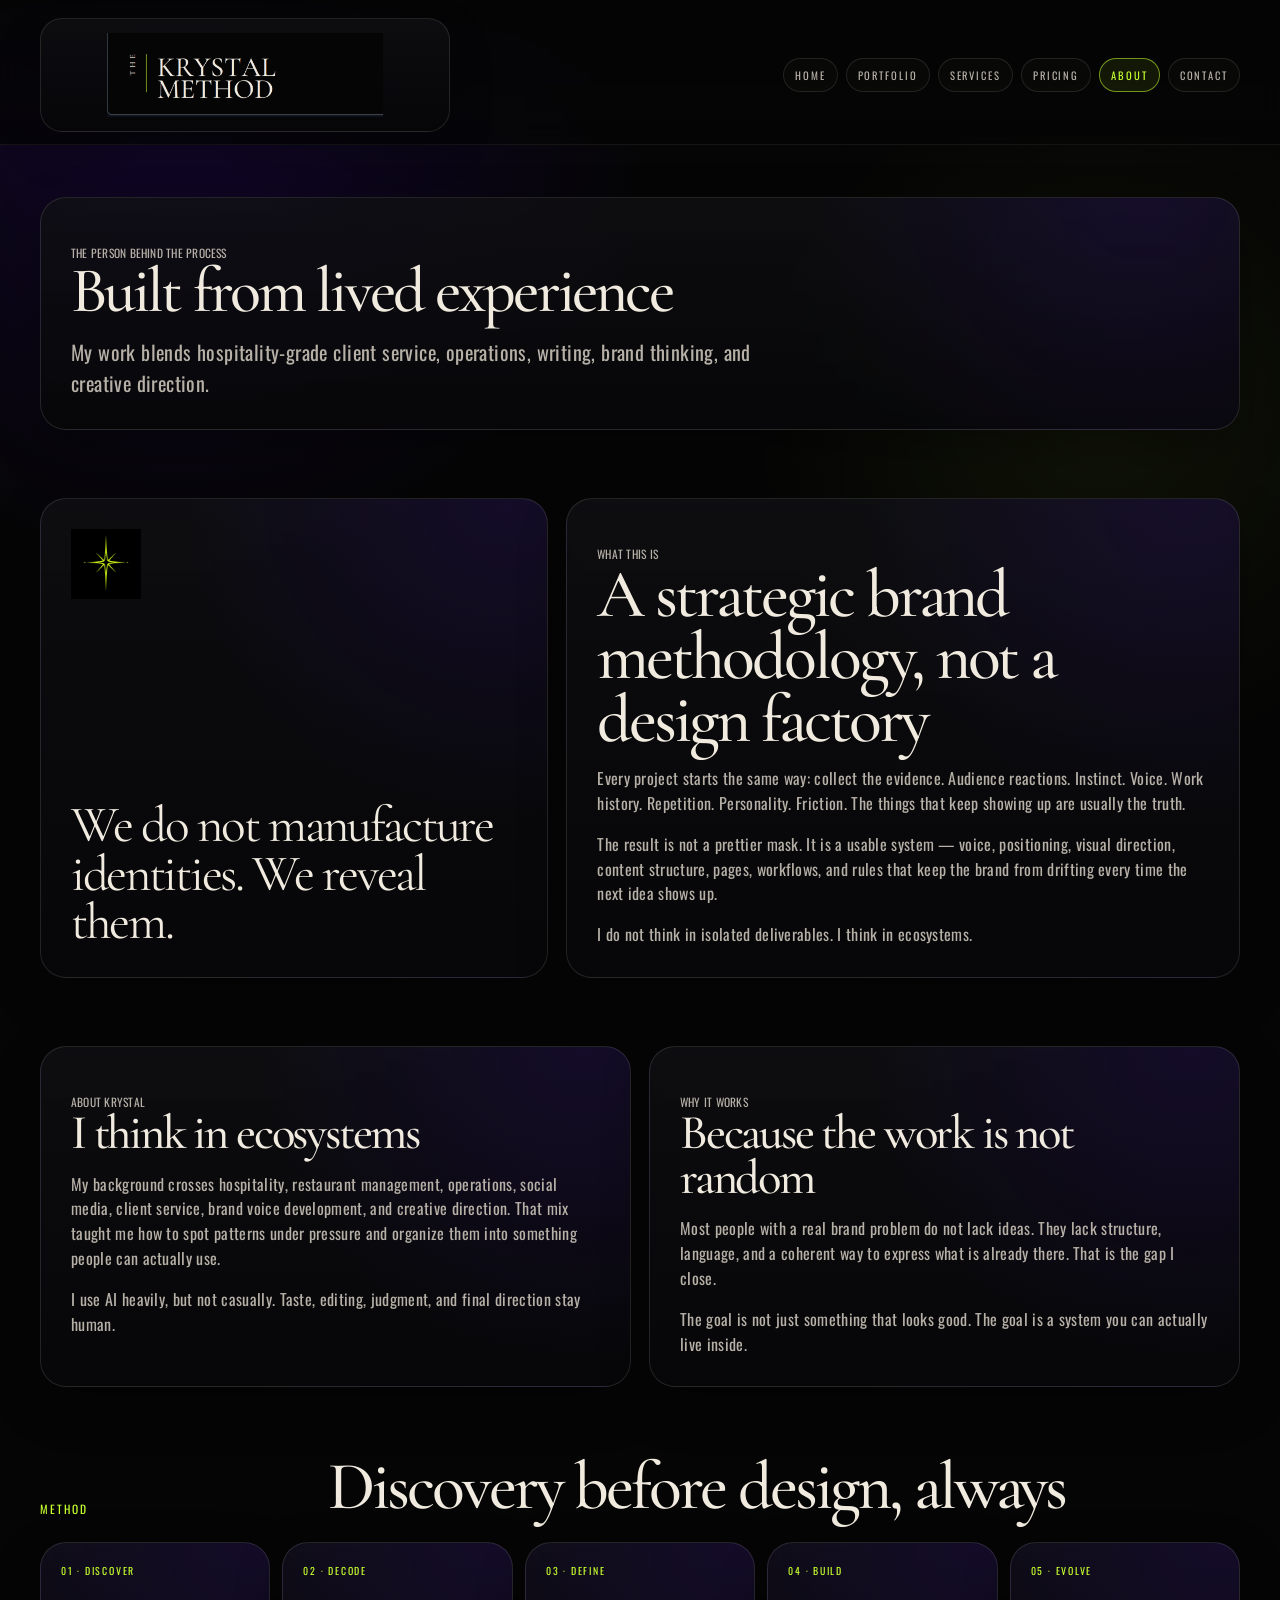
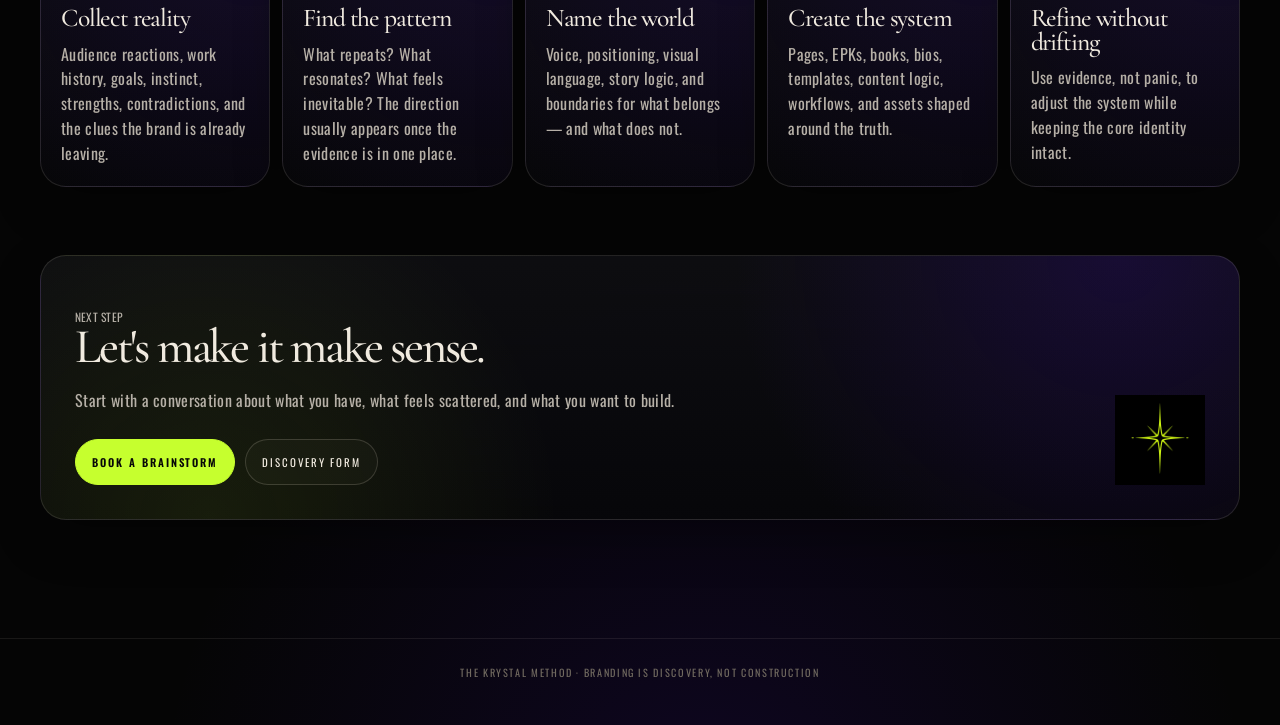
<file: about.html>
<!doctype html>
<html lang="en"><head><meta charset="utf-8"><meta name="viewport" content="width=device-width, initial-scale=1"><title>About | The Krystal Method</title><meta name="description" content="Meet Krystal Alvarez and discover the thinking behind The Krystal Method."><meta name="theme-color" content="#050505"><link rel="preconnect" href="https://fonts.googleapis.com"><link rel="preconnect" href="https://fonts.gstatic.com" crossorigin><link href="https://fonts.googleapis.com/css2?family=Cormorant+Garamond:ital,wght@0,400;0,500;0,600;1,400;1,500&family=Oswald:wght@300;400;500;600;700&display=swap" rel="stylesheet"><style>
    :root {
      --black: #050505;
      --ink: #09090c;
      --panel: #101014;
      --panel-soft: #151419;
      --bone: #f0eadf;
      --bone-soft: #cfc3b4;
      --taupe: #b6b0a7;
      --dim: #70695f;
      --lime: #c6ff2e;
      --purple: #3a0ca3;
      --line: rgba(233, 222, 204, .13);
      --line-bright: rgba(198, 255, 46, .22);
      --max: 1200px;
      --serif: "Cormorant Garamond", Georgia, serif;
      --condensed: "Oswald", Arial, sans-serif;
    }

    * { box-sizing: border-box; }
    html { scroll-behavior: smooth; }
    body {
      margin: 0;
      background:
        radial-gradient(circle at 14% 4%, rgba(58,12,163,.24), transparent 30rem),
        radial-gradient(circle at 86% 18%, rgba(198,255,46,.06), transparent 22rem),
        radial-gradient(circle at 55% 104%, rgba(58,12,163,.18), transparent 34rem),
        var(--black);
      color: var(--bone);
      font-family: var(--condensed);
      line-height: 1.55;
      overflow-x: hidden;
    }

    body::before {
      content: "";
      position: fixed;
      inset: 0;
      pointer-events: none;
      z-index: -1;
      opacity: .20;
      background-image:
        linear-gradient(rgba(233,222,204,.035) 1px, transparent 1px),
        linear-gradient(90deg, rgba(233,222,204,.03) 1px, transparent 1px);
      background-size: 56px 56px;
      mask-image: radial-gradient(circle at 50% 35%, black, transparent 76%);
    }

    img { max-width: 100%; display: block; }
    a { color: inherit; text-decoration: none; }
    .wrap { width: min(var(--max), calc(100% - 34px)); margin: 0 auto; }

    .skip-link { position: absolute; left: -999px; }
    .skip-link:focus { left: 12px; top: 12px; z-index: 999; background: var(--bone); color: #050505; padding: 10px 14px; }

    .eyebrow,
    .nav a,
    .button,
    .pill,
    .tiny,
    .card-number,
    .case-type,
    .label {
      font-family: var(--condensed);
      text-transform: uppercase;
      letter-spacing: .18em;
    }

    .site-header {
      position: sticky;
      top: 0;
      z-index: 30;
      padding: 18px 0 12px;
      background: linear-gradient(180deg, rgba(5,5,5,.94), rgba(5,5,5,.70));
      backdrop-filter: blur(14px);
      border-bottom: 1px solid rgba(233,222,204,.07);
    }

    .header-inner {
      display: grid;
      grid-template-columns: minmax(190px, 410px) 1fr;
      gap: 18px;
      align-items: center;
    }

    .logo-link {
      display: block;
      padding: 14px 18px;
      border: 1px solid rgba(233,222,204,.12);
      background: linear-gradient(180deg, rgba(16,16,20,.78), rgba(7,7,9,.86));
      border-radius: 22px;
      box-shadow: 0 18px 40px rgba(0,0,0,.28);
    }

    .logo-link img {
      width: 100%;
      max-height: 84px;
      object-fit: contain;
    }

    .nav {
      display: flex;
      justify-content: flex-end;
      gap: 8px;
      flex-wrap: wrap;
    }

    .nav a {
      color: var(--taupe);
      font-size: .66rem;
      padding: 8px 11px;
      border: 1px solid rgba(233,222,204,.12);
      border-radius: 999px;
      background: rgba(233,222,204,.018);
    }

    .nav a:hover {
      color: var(--bone);
      border-color: var(--line-bright);
      background: rgba(198,255,46,.045);
    }

    main { padding: 18px 0 84px; }
    section { padding: 34px 0; scroll-margin-top: 150px; }
    a:focus-visible { outline: 2px solid var(--lime); outline-offset: 5px; }
    @media (prefers-reduced-motion: reduce) { html { scroll-behavior: auto; } }

    h1, h2, h3, h4 {
      margin: 0;
      font-family: var(--serif);
      color: var(--bone);
      font-weight: 500;
      letter-spacing: -.045em;
      line-height: .92;
    }

    h1 {
      font-size: clamp(3.2rem, 5vw, 4.6rem);
      max-width: 920px;
    }

    h2 {
      font-size: clamp(2.8rem, 5.3vw, 5.2rem);
      max-width: 860px;
    }

    h3 { font-size: clamp(2rem, 3.8vw, 3.6rem); }
    h4 { font-size: clamp(1.6rem, 2.5vw, 2.3rem); }

    .display-alt {
      font-style: italic;
      color: var(--bone-soft);
      font-weight: 400;
    }

    .eyebrow {
      color: var(--lime);
      font-size: .72rem;
      margin: 0 0 14px;
    }

    .lead {
      margin: 20px 0 0;
      color: var(--bone-soft);
      font-size: clamp(1.05rem, 1.6vw, 1.26rem);
      max-width: 700px;
      letter-spacing: .02em;
    }

    .button-row {
      display: flex;
      flex-wrap: wrap;
      gap: 10px;
      margin-top: 26px;
    }

    .button {
      display: inline-flex;
      justify-content: center;
      align-items: center;
      min-height: 46px;
      padding: 0 16px;
      border: 1px solid rgba(233,222,204,.18);
      border-radius: 999px;
      color: var(--bone);
      font-size: .68rem;
      background: rgba(233,222,204,.025);
    }

    .button.primary {
      background: var(--lime);
      color: #070707;
      border-color: var(--lime);
      font-weight: 600;
    }

    .hero-grid {
      display: grid;
      grid-template-columns: .9fr 1.1fr;
      gap: 18px;
      align-items: stretch;
    }

    .hero-copy {
      padding: clamp(26px, 4vw, 46px);
      min-height: 560px;
      border: 1px solid var(--line);
      border-radius: 30px;
      background:
        radial-gradient(circle at 20% 0%, rgba(58,12,163,.22), transparent 24rem),
        linear-gradient(180deg, rgba(16,16,20,.86), rgba(7,7,9,.92));
      display: flex;
      flex-direction: column;
      justify-content: center;
      box-shadow: 0 20px 54px rgba(0,0,0,.35);
    }

    .hero-copy h1 .break {
      display: block;
    }

    .hero-note {
      margin-top: 26px;
      padding-top: 20px;
      border-top: 1px solid rgba(198,255,46,.22);
      display: grid;
      gap: 8px;
      color: var(--taupe);
      font-size: .98rem;
      max-width: 620px;
    }

    .hero-note strong { color: var(--bone); font-weight: 500; }

    .pills {
      display: flex;
      flex-wrap: wrap;
      gap: 8px;
      margin-top: 22px;
    }

    .pill {
      color: var(--bone-soft);
      border: 1px solid rgba(198,255,46,.20);
      background: rgba(198,255,46,.035);
      border-radius: 999px;
      padding: 7px 10px;
      font-size: .60rem;
    }

    .proof-panel {
      border: 1px solid var(--line);
      border-radius: 30px;
      background:
        radial-gradient(circle at 78% 4%, rgba(58,12,163,.36), transparent 26rem),
        linear-gradient(180deg, rgba(15,15,20,.86), rgba(6,6,8,.94));
      padding: 18px;
      overflow: hidden;
      box-shadow: 0 20px 54px rgba(0,0,0,.35);
    }

    .proof-title {
      display: grid;
      grid-template-columns: 1fr auto;
      gap: 14px;
      align-items: end;
      padding: 4px 4px 14px;
      border-bottom: 1px solid rgba(233,222,204,.10);
      margin-bottom: 14px;
    }

    .proof-title h3 {
      font-size: clamp(2.1rem, 4vw, 4.4rem);
    }

    .label {
      color: var(--lime);
      font-size: .66rem;
      margin: 0 0 8px;
    }

    .proof-chip {
      color: var(--taupe);
      border: 1px solid rgba(198,255,46,.18);
      border-radius: 999px;
      padding: 8px 10px;
      font-size: .58rem;
      white-space: nowrap;
    }

    .editorial-proof {
      display: grid;
      grid-template-columns: 1.18fr .82fr;
      gap: 12px;
    }

    .proof-stack {
      display: grid;
      gap: 12px;
    }

    .proof-row {
      display: grid;
      grid-template-columns: repeat(3, 1fr);
      gap: 12px;
      margin-top: 12px;
    }

    .image-card {
      position: relative;
      overflow: hidden;
      border: 1px solid rgba(233,222,204,.13);
      border-radius: 20px;
      background: #08080a;
      min-height: 170px;
      box-shadow: 0 12px 32px rgba(0,0,0,.32);
    }

    .image-card.large { min-height: 420px; }
    .image-card.medium { min-height: 204px; }
    .proof-row .image-card { min-height: 160px; }

    .image-card img {
      width: 100%;
      height: 100%;
      object-fit: cover;
      object-position: center;
    }

    .image-card.contain img {
      object-fit: contain;
      padding: 10px;
      background: #060607;
    }

    .image-card .caption {
      position: absolute;
      left: 10px;
      bottom: 10px;
      background: rgba(5,5,5,.80);
      border: 1px solid rgba(233,222,204,.12);
      border-radius: 999px;
      padding: 7px 9px;
      color: var(--bone-soft);
      font-size: .58rem;
      font-family: var(--condensed);
      text-transform: uppercase;
      letter-spacing: .12em;
    }

    .stripe {
      border-top: 1px solid var(--line);
      border-bottom: 1px solid var(--line);
      background: rgba(233,222,204,.018);
      margin: 20px 0 4px;
    }

    .stripe-inner {
      display: grid;
      grid-template-columns: repeat(3, 1fr);
      gap: 1px;
      background: rgba(233,222,204,.08);
    }

    .stripe-card {
      background: #070708;
      padding: 22px;
      min-height: 172px;
    }

    .card-number {
      color: var(--lime);
      font-size: .62rem;
      margin-bottom: 18px;
    }

    .stripe-card h4 {
      font-size: clamp(1.55rem, 2.2vw, 2.15rem);
      margin-bottom: 10px;
    }

    .stripe-card p {
      margin: 0;
      color: var(--taupe);
      font-family: var(--condensed);
      letter-spacing: .02em;
    }

    .section-head {
      display: grid;
      grid-template-columns: 260px 1fr;
      gap: 28px;
      align-items: end;
      margin-bottom: 24px;
    }

    .section-head .eyebrow { margin-bottom: 0; }
    .section-head p:not(.eyebrow) {
      margin: 0;
      color: var(--taupe);
      max-width: 600px;
      font-family: var(--condensed);
      letter-spacing: .02em;
    }

    .truth-grid {
      display: grid;
      grid-template-columns: .86fr 1.14fr;
      gap: 18px;
      align-items: stretch;
    }

    .quote-block,
    .text-block,
    .case-card,
    .service-card,
    .method-card,
    .contact-card {
      border: 1px solid var(--line);
      border-radius: 26px;
      background:
        radial-gradient(circle at 92% 0%, rgba(58,12,163,.17), transparent 20rem),
        linear-gradient(180deg, rgba(16,16,20,.78), rgba(7,7,9,.92));
      box-shadow: 0 18px 48px rgba(0,0,0,.30);
    }

    .quote-block {
      padding: 30px;
      min-height: 100%;
      display: flex;
      flex-direction: column;
      justify-content: space-between;
    }

    .quote-block img {
      width: 70px;
      margin-bottom: 30px;
    }

    .quote-block blockquote {
      margin: 0;
      font-family: var(--serif);
      color: var(--bone);
      font-size: clamp(2.2rem, 4vw, 4.2rem);
      line-height: .95;
      letter-spacing: -.045em;
    }

    .text-block {
      padding: 30px;
    }

    .text-block p {
      color: var(--taupe);
      margin: 16px 0 0;
      font-family: var(--condensed);
      letter-spacing: .02em;
    }

    .case-card {
      overflow: hidden;
      margin-bottom: 18px;
    }

    .case-grid {
      display: grid;
      grid-template-columns: .9fr 1.1fr;
      min-height: 430px;
    }

    .case-copy {
      padding: 30px;
      display: flex;
      flex-direction: column;
      justify-content: center;
    }

    .case-type {
      color: var(--lime);
      font-size: .66rem;
      margin-bottom: 15px;
    }

    .case-copy p {
      color: var(--taupe);
      margin: 16px 0 0;
      font-family: var(--condensed);
      letter-spacing: .02em;
      max-width: 560px;
    }

    .case-images {
      border-left: 1px solid var(--line);
      padding: 14px;
      background:
        radial-gradient(circle at 80% 16%, rgba(58,12,163,.28), transparent 22rem),
        #08080a;
    }

    .case-images.single .image-card {
      height: 100%;
      min-height: 380px;
    }

    .book-layout {
      display: grid;
      grid-template-columns: 1fr 1fr;
      gap: 12px;
      height: 100%;
    }

    .tag-row {
      display: flex;
      flex-wrap: wrap;
      gap: 7px;
      margin-top: 22px;
    }

    .tag-row span {
      color: var(--bone-soft);
      border: 1px solid rgba(198,255,46,.18);
      border-radius: 999px;
      padding: 6px 9px;
      font-family: var(--condensed);
      text-transform: uppercase;
      letter-spacing: .12em;
      font-size: .58rem;
      background: rgba(198,255,46,.025);
    }

    .mini-proof {
      display: grid;
      grid-template-columns: repeat(2, 1fr);
      gap: 18px;
      margin-top: 18px;
    }

    .mini-proof .case-card {
      margin: 0;
    }

    .mini-proof-inner {
      display: grid;
      grid-template-columns: 168px 1fr;
      gap: 20px;
      align-items: center;
      padding: 18px;
    }

    .mini-proof .image-card {
      min-height: 150px;
    }

    .build-grid {
      display: grid;
      grid-template-columns: repeat(3, 1fr);
      gap: 14px;
    }

    .service-card {
      padding: 24px;
      min-height: 240px;
      display: grid;
      align-content: space-between;
      gap: 24px;
    }

    .service-card h4 {
      font-size: clamp(1.8rem, 2.8vw, 2.8rem);
    }

    .service-card p {
      margin: 0;
      color: var(--taupe);
      font-family: var(--condensed);
      letter-spacing: .02em;
    }

    .method-grid {
      display: grid;
      grid-template-columns: repeat(5, 1fr);
      gap: 12px;
    }

    .method-card {
      padding: 20px;
      min-height: 240px;
    }

    .method-card h4 {
      font-size: clamp(1.5rem, 2vw, 2rem);
      margin-top: 28px;
    }

    .method-card p {
      color: var(--taupe);
      font-family: var(--condensed);
      letter-spacing: .02em;
      margin: 12px 0 0;
    }

    .about-grid {
      display: grid;
      grid-template-columns: 1fr 1fr;
      gap: 18px;
    }

    .contact-card {
      padding: 34px;
      background:
        radial-gradient(circle at 14% 100%, rgba(198,255,46,.09), transparent 22rem),
        radial-gradient(circle at 90% 0%, rgba(58,12,163,.24), transparent 24rem),
        linear-gradient(180deg, rgba(16,16,20,.82), rgba(7,7,9,.94));
    }

    .contact-grid {
      display: grid;
      grid-template-columns: 1fr 120px;
      gap: 28px;
      align-items: end;
    }

    .contact-card p {
      color: var(--taupe);
      margin: 18px 0 0;
      max-width: 690px;
      font-family: var(--condensed);
      letter-spacing: .02em;
    }

    .contact-card img {
      width: 90px;
      margin-left: auto;
    }

    footer {
      border-top: 1px solid rgba(233,222,204,.09);
      padding: 26px 0 44px;
      color: var(--dim);
      text-align: center;
      font-size: .64rem;
      font-family: var(--condensed);
      text-transform: uppercase;
      letter-spacing: .16em;
    }

    .offer-grid {
      display: grid;
      grid-template-columns: 1.3fr .7fr;
      gap: 14px;
      align-items: stretch;
    }

    .offer-card {
      align-content: start;
      gap: 18px;
    }

    .offer-card.flagship {
      border-color: var(--line-bright);
    }

    .offer-card .price {
      display: block;
      font-family: var(--serif);
      color: var(--lime);
      font-size: clamp(2.6rem, 4.4vw, 3.8rem);
      line-height: 1;
      letter-spacing: -.03em;
    }

    .offer-card .price-note {
      display: block;
      margin-top: 6px;
      color: var(--taupe);
      font-size: .62rem;
      text-transform: uppercase;
      letter-spacing: .18em;
    }

    .offer-list {
      list-style: none;
      margin: 0;
      padding: 0;
      display: grid;
      grid-template-columns: repeat(2, 1fr);
      gap: 0 18px;
    }

    .offer-list li {
      padding: 10px 0;
      border-bottom: 1px solid rgba(233,222,204,.10);
      color: var(--bone-soft);
      letter-spacing: .02em;
    }

    .offer-list li::before {
      content: "—";
      color: var(--lime);
      margin-right: 10px;
    }

    .add-on-stack {
      display: grid;
      gap: 14px;
    }

    .add-on-stack .service-card {
      min-height: 0;
    }

    .add-on-stack .price {
      font-size: clamp(2rem, 3vw, 2.6rem);
    }

    @media (max-width: 1040px) {
      .hero-grid,
      .truth-grid,
      .case-grid,
      .about-grid,
      .contact-grid {
        grid-template-columns: 1fr;
      }

      .section-head {
        grid-template-columns: 1fr;
        gap: 8px;
      }

      .case-images {
        border-left: 0;
        border-top: 1px solid var(--line);
      }

      .stripe-inner,
      .build-grid {
        grid-template-columns: repeat(2, 1fr);
      }

      .method-grid {
        grid-template-columns: repeat(2, 1fr);
      }

      .mini-proof,
      .offer-grid {
        grid-template-columns: 1fr;
      }

      .contact-card img {
        margin: 0;
      }
    }

    @media (max-width: 720px) {
      .wrap { width: min(var(--max), calc(100% - 22px)); }

      .site-header {
        position: relative;
        padding: 12px 0 8px;
      }

      .header-inner {
        grid-template-columns: 1fr;
        gap: 10px;
      }

      .logo-link {
        border-radius: 18px;
        padding: 10px 13px;
      }

      .logo-link img {
        max-height: 76px;
        width: min(380px, 100%);
      }

      .nav {
        justify-content: center;
        flex-wrap: wrap;
        overflow: visible;
        gap: 6px;
        padding-bottom: 3px;
      }

      .nav::-webkit-scrollbar {
        display: none;
      }

      .nav a {
        flex: 0 0 auto;
        padding: 7px 9px;
        font-size: .56rem;
        letter-spacing: .13em;
      }

      main { padding: 12px 0 64px; }
      section { padding: 25px 0; }

      .hero-copy {
        min-height: auto;
        padding: 26px 20px;
      }

      h1 {
        font-size: clamp(3.2rem, 14vw, 5.1rem);
      }

      h2 {
        font-size: clamp(2.55rem, 11vw, 4.2rem);
      }

      h3 {
        font-size: clamp(2rem, 9vw, 3.2rem);
      }

      .proof-title {
        grid-template-columns: 1fr;
        align-items: start;
      }

      .proof-chip {
        width: fit-content;
      }

      .editorial-proof,
      .proof-row,
      .book-layout,
      .stripe-inner,
      .build-grid,
      .method-grid,
      .mini-proof-inner,
      .offer-list {
        grid-template-columns: 1fr;
      }

      .proof-row {
        margin-top: 12px;
      }

      .image-card.large,
      .case-images.single .image-card {
        min-height: 300px;
      }

      .image-card.medium,
      .proof-row .image-card,
      .mini-proof .image-card {
        min-height: 230px;
      }

      .stripe-card,
      .text-block,
      .quote-block,
      .case-copy,
      .service-card,
      .method-card,
      .contact-card {
        padding: 22px 19px;
      }

      .case-grid {
        min-height: auto;
      }

      .case-images {
        padding: 12px;
      }

      .tag-row {
        gap: 6px;
      }

      .tag-row span {
        font-size: .54rem;
      }

      .button-row .button,
      .contact-card .button {
        width: 100%;
      }

      .quote-block blockquote {
        font-size: clamp(2.4rem, 10vw, 3.8rem);
      }

      .contact-card img {
        display: none;
      }
    }
  
    .nav a[aria-current="page"] { color: var(--lime); border-color: rgba(198,255,46,.55); background: rgba(198,255,46,.08); }
  </style><link rel="canonical" href="https://thekrystalmethod.com/about.html"><link rel="icon" type="image/png" href="assets/logos/brand-mark-FINAL.png"></head><body><a class="skip-link" href="#content">Skip to content</a><header class="site-header"><div class="wrap header-inner"><a class="logo-link" href="index.html" aria-label="The Krystal Method home"><img src="assets/logos/tkm-logo-horizontal.png" alt="The Krystal Method"></a><nav class="nav" aria-label="Primary navigation"><a href="index.html">Home</a><a href="portfolio.html">Portfolio</a><a href="services.html">Services</a><a href="pricing.html">Pricing</a><a href="about.html" aria-current="page">About</a><a href="contact.html">Contact</a></nav></div></header><main id="content"><section class="wrap" style="padding-top:34px"><div class="text-block"><p class="eyebrow">The person behind the process</p><h1>Built from lived experience</h1><p class="lead">My work blends hospitality-grade client service, operations, writing, brand thinking, and creative direction.</p></div></section><section id="truth" class="wrap">
      <div class="truth-grid">
        <article class="quote-block">
          <img src="assets/logos/tkm-star.jpeg" alt="">
          <blockquote>We do not manufacture identities. We reveal them.</blockquote>
        </article>

        <article class="text-block">
          <p class="eyebrow">What this is</p>
          <h2>A strategic brand methodology, not a design factory</h2>
          <p>Every project starts the same way: collect the evidence. Audience reactions. Instinct. Voice. Work history. Repetition. Personality. Friction. The things that keep showing up are usually the truth.</p>
          <p>The result is not a prettier mask. It is a usable system — voice, positioning, visual direction, content structure, pages, workflows, and rules that keep the brand from drifting every time the next idea shows up.</p>
          <p>I do not think in isolated deliverables. I think in ecosystems.</p>
        </article>
      </div>
    </section><section id="about" class="wrap">
      <div class="about-grid">
        <article class="text-block">
          <p class="eyebrow">About Krystal</p>
          <h3>I think in ecosystems</h3>
          <p>My background crosses hospitality, restaurant management, operations, social media, client service, brand voice development, and creative direction. That mix taught me how to spot patterns under pressure and organize them into something people can actually use.</p>
          <p>I use AI heavily, but not casually. Taste, editing, judgment, and final direction stay human.</p>
        </article>
        <article class="text-block">
          <p class="eyebrow">Why it works</p>
          <h3>Because the work is not random</h3>
          <p>Most people with a real brand problem do not lack ideas. They lack structure, language, and a coherent way to express what is already there. That is the gap I close.</p>
          <p>The goal is not just something that looks good. The goal is a system you can actually live inside.</p>
        </article>
      </div>
    </section><section id="method" class="wrap">
      <div class="section-head">
        <p class="eyebrow">Method</p>
        <div>
          <h2>Discovery before design, always</h2>
        </div>
      </div>

      <div class="method-grid">
        <article class="method-card">
          <div class="card-number">01 · Discover</div>
          <h4>Collect reality</h4>
          <p>Audience reactions, work history, goals, instinct, strengths, contradictions, and the clues the brand is already leaving.</p>
        </article>
        <article class="method-card">
          <div class="card-number">02 · Decode</div>
          <h4>Find the pattern</h4>
          <p>What repeats? What resonates? What feels inevitable? The direction usually appears once the evidence is in one place.</p>
        </article>
        <article class="method-card">
          <div class="card-number">03 · Define</div>
          <h4>Name the world</h4>
          <p>Voice, positioning, visual language, story logic, and boundaries for what belongs — and what does not.</p>
        </article>
        <article class="method-card">
          <div class="card-number">04 · Build</div>
          <h4>Create the system</h4>
          <p>Pages, EPKs, books, bios, templates, content logic, workflows, and assets shaped around the truth.</p>
        </article>
        <article class="method-card">
          <div class="card-number">05 · Evolve</div>
          <h4>Refine without drifting</h4>
          <p>Use evidence, not panic, to adjust the system while keeping the core identity intact.</p>
        </article>
      </div>
    </section><section class="wrap"><div class="contact-card"><div class="contact-grid"><div><p class="eyebrow">Next step</p><h3>Let's make it make sense.</h3><p>Start with a conversation about what you have, what feels scattered, and what you want to build.</p><div class="button-row"><a class="button primary" href="https://calendly.com/krystal-method">Book a brainstorm</a><a class="button" href="discovery.html">Discovery form</a></div></div><img src="assets/logos/tkm-star.jpeg" alt=""></div></div></section></main><footer><div class="wrap">The Krystal Method · Branding is discovery, not construction</div></footer></body></html>
</file>
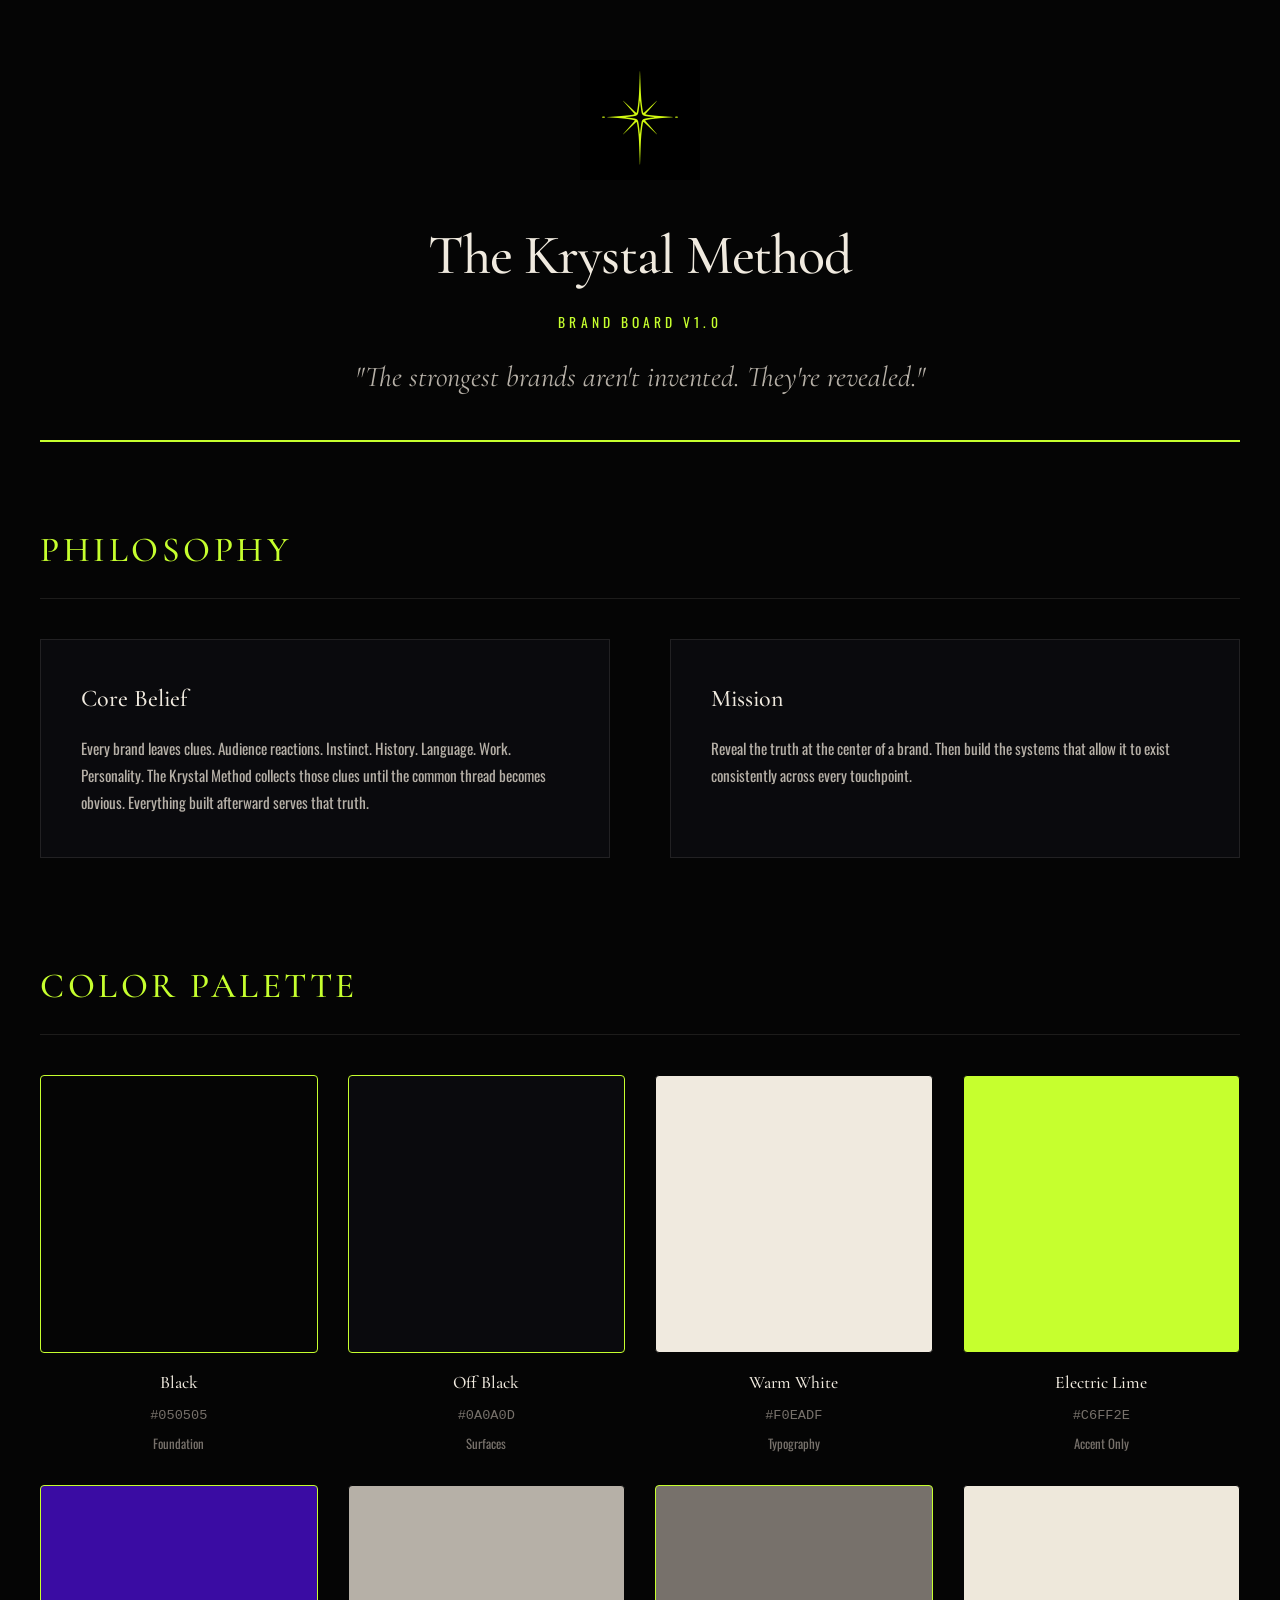
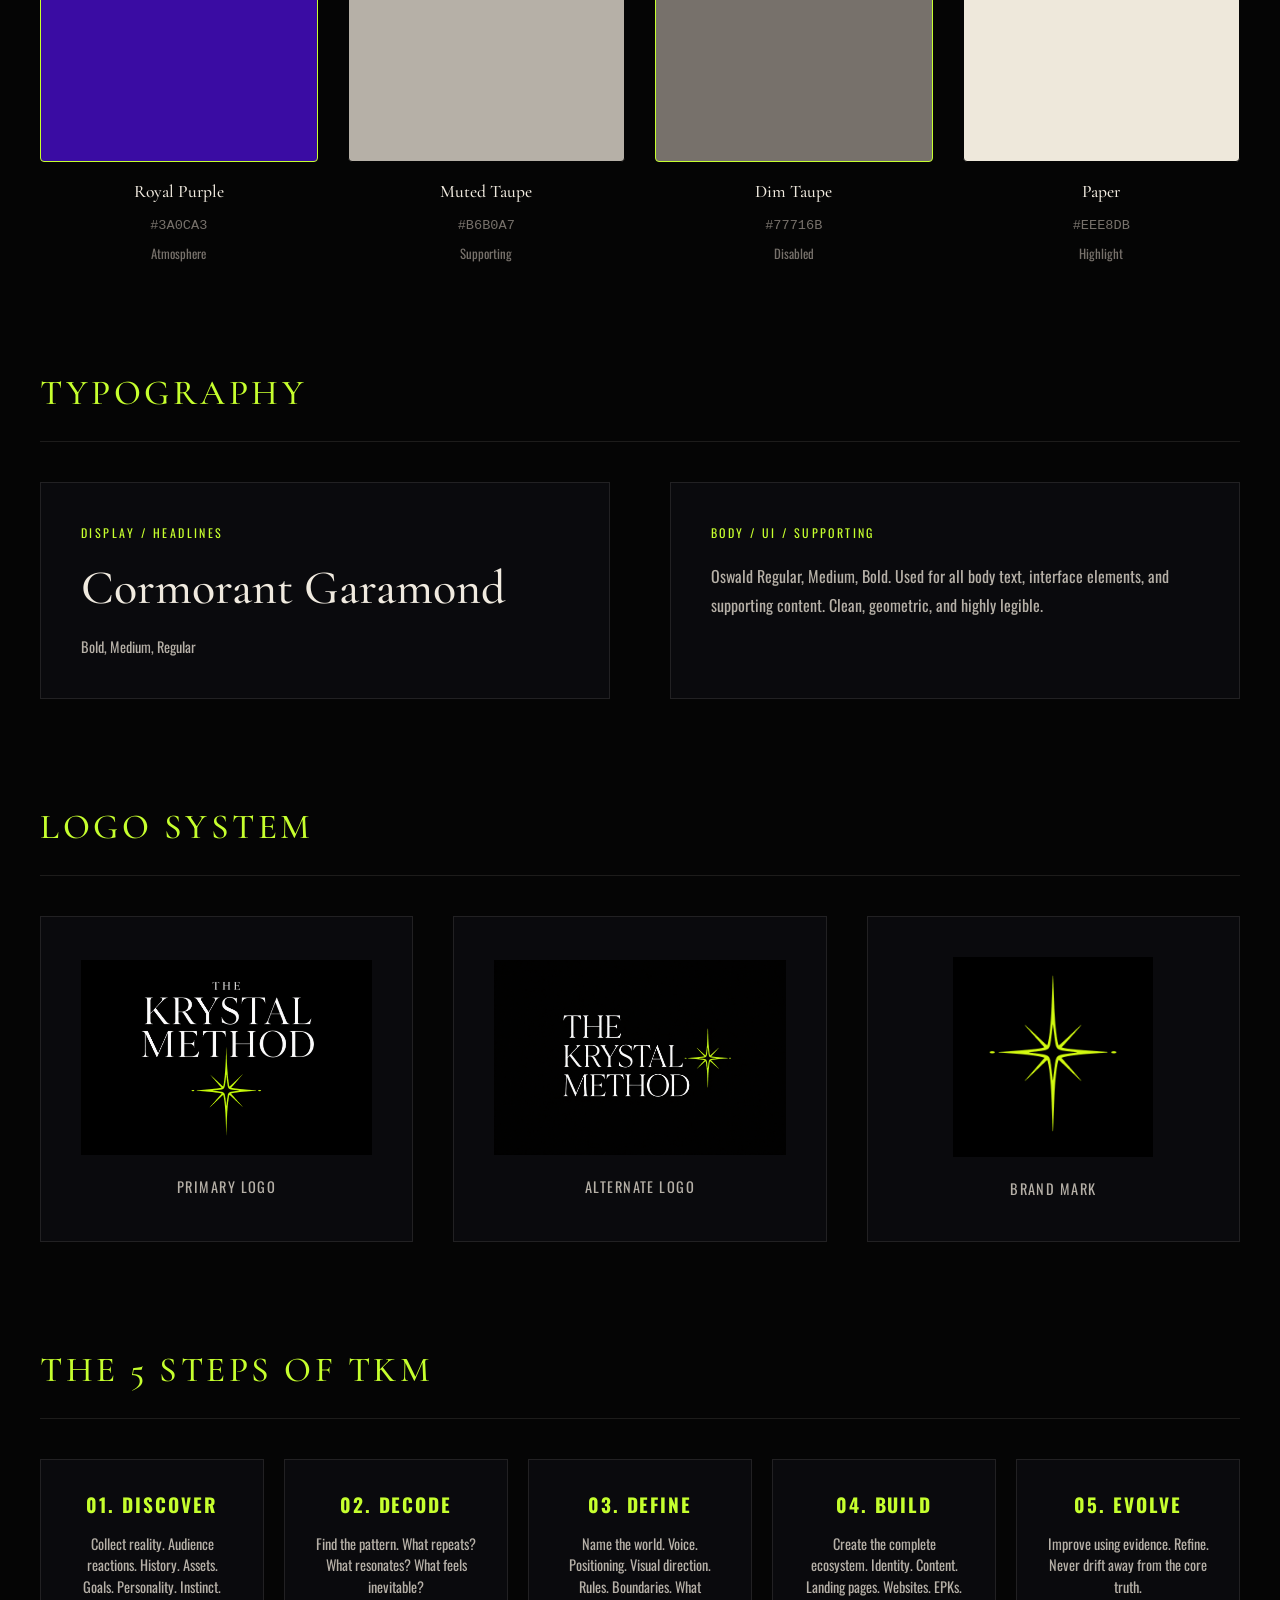
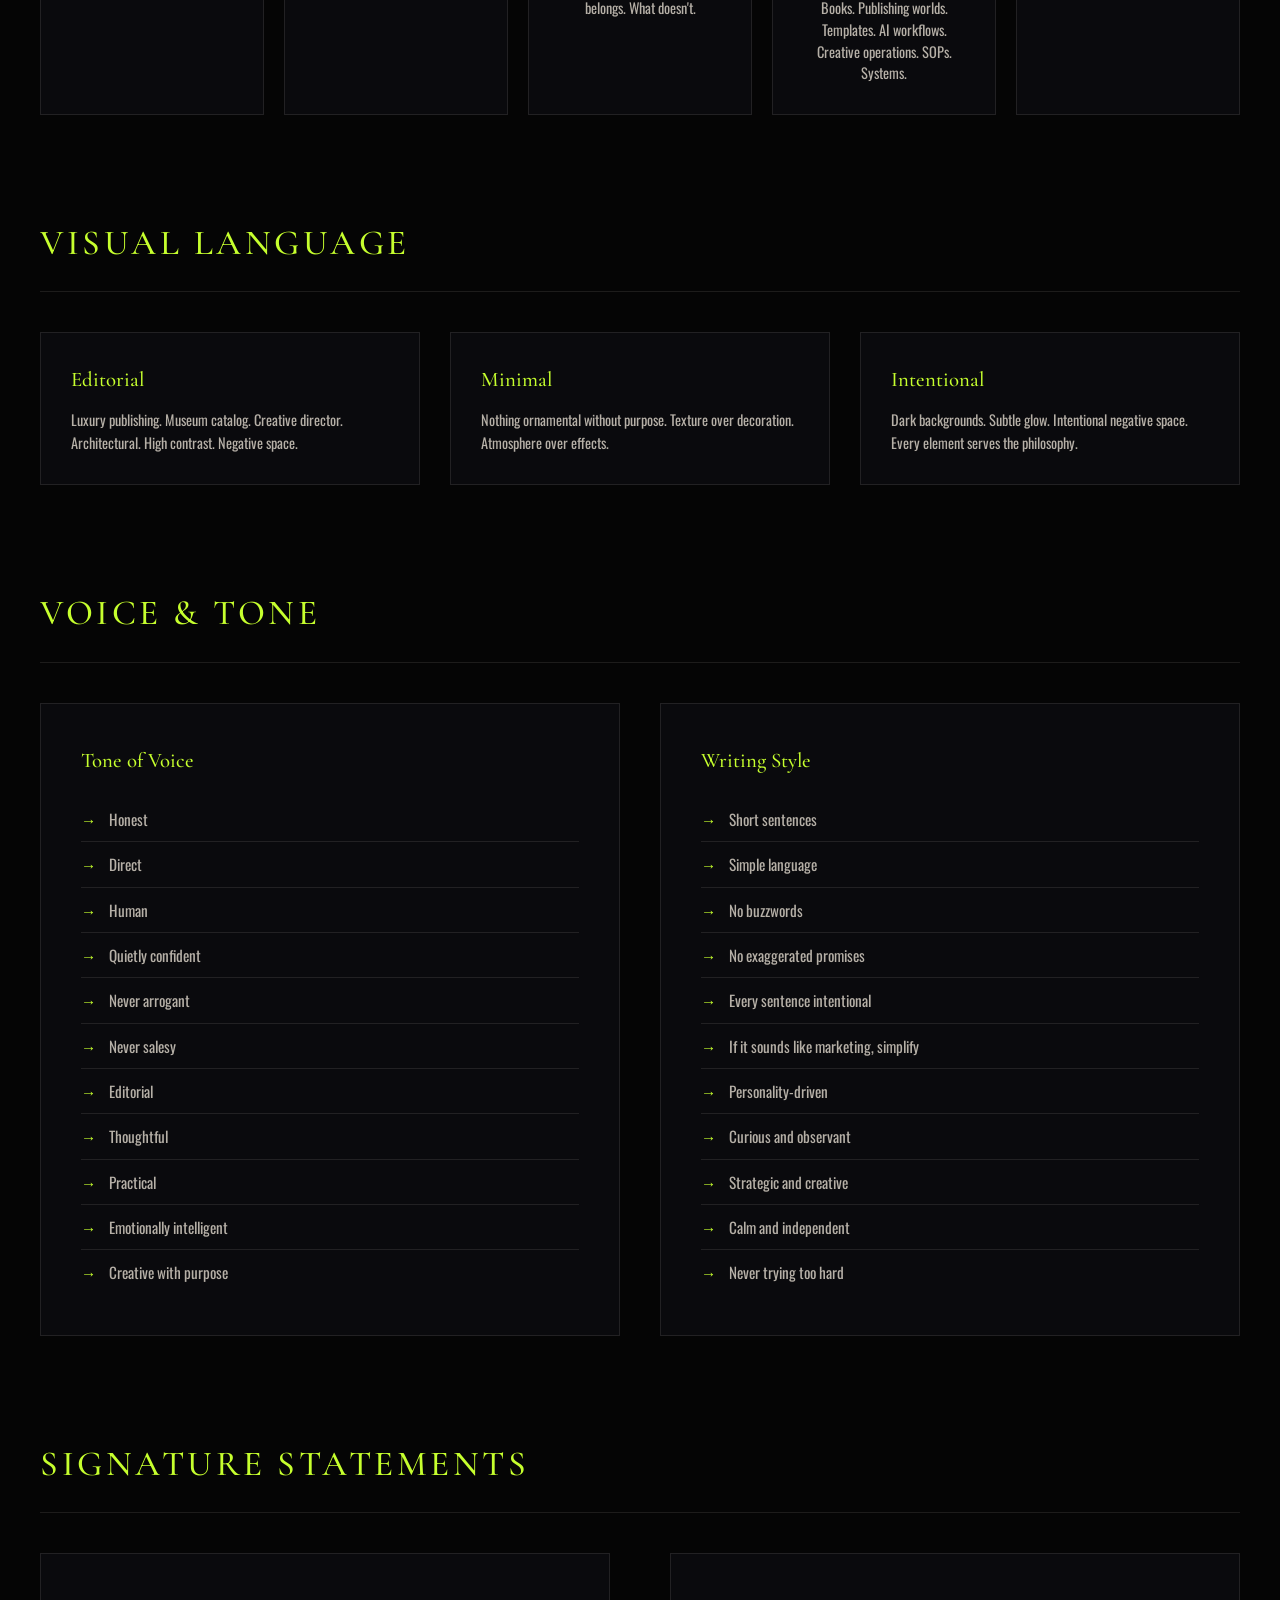
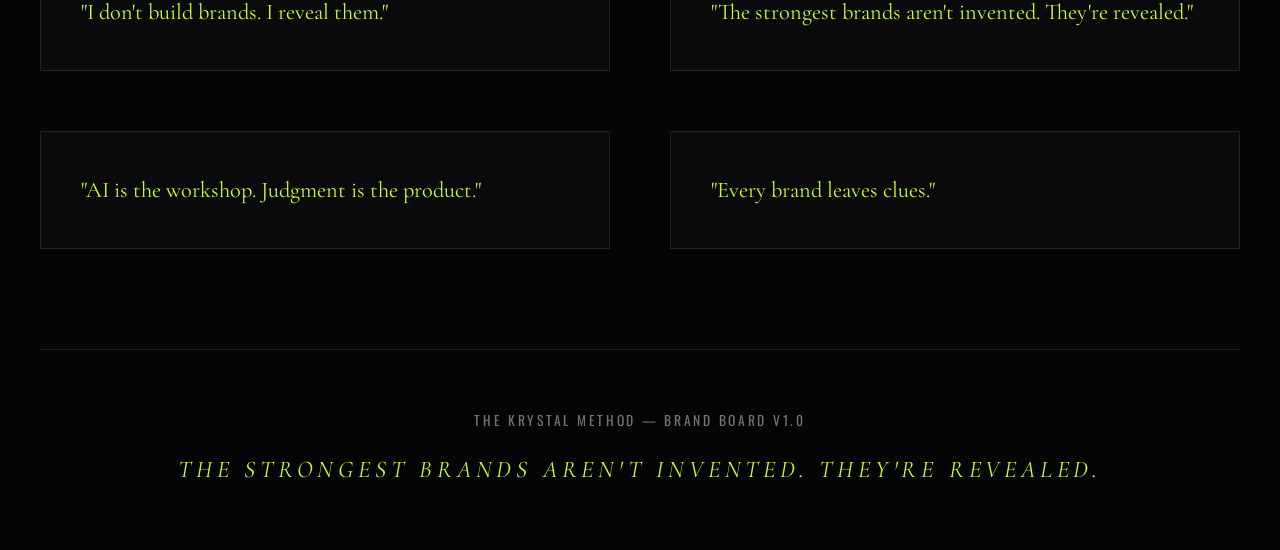
<file: brand-board.html>
<!DOCTYPE html>
<html lang="en">
<head>
    <meta charset="UTF-8">
    <meta name="viewport" content="width=device-width, initial-scale=1.0">
    <title>The Krystal Method — Brand Board</title>
    <link rel="preconnect" href="https://fonts.googleapis.com">
    <link rel="preconnect" href="https://fonts.gstatic.com" crossorigin>
    <link href="https://fonts.googleapis.com/css2?family=Cormorant+Garamond:wght@400;500;600;700&family=Oswald:wght@400;500;600;700&display=swap" rel="stylesheet">
    <style>
        :root {
            --black: #050505;
            --off-black: #0A0A0D;
            --warm-white: #F0EADF;
            --muted-taupe: #B6B0A7;
            --dim-taupe: #77716B;
            --electric-lime: #C6FF2E;
            --royal-purple: #3A0CA3;
            --paper: #EEE8DB;
            --line: rgba(240, 234, 223, 0.1);
        }

        * {
            box-sizing: border-box;
            margin: 0;
            padding: 0;
        }

        body {
            background: var(--black);
            color: var(--warm-white);
            font-family: 'Oswald', sans-serif;
            line-height: 1.6;
            padding: 60px 40px;
        }

        .container {
            max-width: 1200px;
            margin: 0 auto;
        }

        header {
            text-align: center;
            margin-bottom: 80px;
            border-bottom: 2px solid var(--electric-lime);
            padding-bottom: 40px;
        }

        .logo-mark {
            width: 120px;
            margin: 0 auto 24px;
        }

        h1 {
            font-family: 'Cormorant Garamond', serif;
            font-size: 3.5rem;
            font-weight: 500;
            letter-spacing: -0.02em;
            margin-bottom: 12px;
            color: var(--warm-white);
        }

        .subtitle {
            font-size: 0.85rem;
            text-transform: uppercase;
            letter-spacing: 0.3em;
            color: var(--electric-lime);
            margin-bottom: 20px;
        }

        .tagline {
            font-family: 'Cormorant Garamond', serif;
            font-size: 1.8rem;
            font-weight: 400;
            color: var(--muted-taupe);
            font-style: italic;
            margin-top: 20px;
        }

        .section {
            margin-bottom: 100px;
        }

        .section-title {
            font-family: 'Cormorant Garamond', serif;
            font-size: 2.2rem;
            font-weight: 500;
            text-transform: uppercase;
            letter-spacing: 0.1em;
            color: var(--electric-lime);
            margin-bottom: 40px;
            padding-bottom: 20px;
            border-bottom: 1px solid var(--line);
        }

        .philosophy-grid {
            display: grid;
            grid-template-columns: 1fr 1fr;
            gap: 60px;
            margin-bottom: 60px;
        }

        .philosophy-card {
            background: var(--off-black);
            border: 1px solid var(--line);
            padding: 40px;
            position: relative;
        }

        .philosophy-card h3 {
            font-family: 'Cormorant Garamond', serif;
            font-size: 1.5rem;
            font-weight: 500;
            margin-bottom: 16px;
            color: var(--warm-white);
        }

        .philosophy-card p {
            font-size: 0.95rem;
            color: var(--muted-taupe);
            line-height: 1.8;
        }

        .color-grid {
            display: grid;
            grid-template-columns: repeat(4, 1fr);
            gap: 30px;
            margin-bottom: 60px;
        }

        .color-swatch {
            text-align: center;
        }

        .color-box {
            width: 100%;
            aspect-ratio: 1;
            border: 1px solid var(--line);
            margin-bottom: 16px;
            border-radius: 4px;
        }

        .color-name {
            font-family: 'Cormorant Garamond', serif;
            font-size: 1.1rem;
            font-weight: 500;
            margin-bottom: 8px;
            color: var(--warm-white);
        }

        .color-code {
            font-size: 0.85rem;
            color: var(--dim-taupe);
            font-family: monospace;
        }

        .typography-section {
            display: grid;
            grid-template-columns: 1fr 1fr;
            gap: 60px;
        }

        .type-sample {
            background: var(--off-black);
            border: 1px solid var(--line);
            padding: 40px;
        }

        .type-label {
            font-size: 0.75rem;
            text-transform: uppercase;
            letter-spacing: 0.2em;
            color: var(--electric-lime);
            margin-bottom: 20px;
        }

        .display-sample {
            font-family: 'Cormorant Garamond', serif;
            font-size: 3rem;
            font-weight: 500;
            line-height: 1.1;
            color: var(--warm-white);
            margin-bottom: 20px;
        }

        .body-sample {
            font-family: 'Oswald', sans-serif;
            font-size: 1rem;
            line-height: 1.8;
            color: var(--muted-taupe);
        }

        .logo-grid {
            display: grid;
            grid-template-columns: repeat(3, 1fr);
            gap: 40px;
            margin-bottom: 60px;
        }

        .logo-item {
            background: var(--off-black);
            border: 1px solid var(--line);
            padding: 40px;
            text-align: center;
            display: flex;
            flex-direction: column;
            justify-content: center;
            align-items: center;
            min-height: 300px;
        }

        .logo-item img {
            max-width: 100%;
            max-height: 200px;
            margin-bottom: 20px;
            object-fit: contain;
        }

        .logo-label {
            font-size: 0.9rem;
            text-transform: uppercase;
            letter-spacing: 0.1em;
            color: var(--muted-taupe);
        }

        .method-steps {
            display: grid;
            grid-template-columns: repeat(5, 1fr);
            gap: 20px;
        }

        .method-step {
            background: var(--off-black);
            border: 1px solid var(--line);
            padding: 30px;
            text-align: center;
        }

        .method-step strong {
            display: block;
            color: var(--electric-lime);
            font-size: 1.2rem;
            margin-bottom: 12px;
            text-transform: uppercase;
            letter-spacing: 0.1em;
        }

        .method-step p {
            font-size: 0.9rem;
            color: var(--muted-taupe);
            line-height: 1.5;
        }

        .visual-principles {
            display: grid;
            grid-template-columns: 1fr 1fr 1fr;
            gap: 30px;
        }

        .principle {
            background: var(--off-black);
            border: 1px solid var(--line);
            padding: 30px;
        }

        .principle h4 {
            font-family: 'Cormorant Garamond', serif;
            font-size: 1.3rem;
            font-weight: 500;
            margin-bottom: 12px;
            color: var(--electric-lime);
        }

        .principle p {
            font-size: 0.9rem;
            color: var(--muted-taupe);
            line-height: 1.6;
        }

        .voice-grid {
            display: grid;
            grid-template-columns: 1fr 1fr;
            gap: 40px;
        }

        .voice-list {
            background: var(--off-black);
            border: 1px solid var(--line);
            padding: 40px;
        }

        .voice-list h4 {
            font-family: 'Cormorant Garamond', serif;
            font-size: 1.3rem;
            font-weight: 500;
            margin-bottom: 20px;
            color: var(--electric-lime);
        }

        .voice-list ul {
            list-style: none;
        }

        .voice-list li {
            padding: 10px 0;
            font-size: 0.95rem;
            color: var(--muted-taupe);
            border-bottom: 1px solid var(--line);
        }

        .voice-list li:last-child {
            border-bottom: none;
        }

        .voice-list li::before {
            content: "→ ";
            color: var(--electric-lime);
            margin-right: 10px;
        }

        footer {
            text-align: center;
            padding-top: 60px;
            border-top: 1px solid var(--line);
            margin-top: 100px;
        }

        footer p {
            font-size: 0.85rem;
            text-transform: uppercase;
            letter-spacing: 0.2em;
            color: var(--dim-taupe);
        }

        footer .signature {
            font-family: 'Cormorant Garamond', serif;
            font-size: 1.5rem;
            font-weight: 400;
            color: var(--electric-lime);
            margin-top: 20px;
            font-style: italic;
        }

        @media (max-width: 900px) {
            .method-steps { grid-template-columns: repeat(3, 1fr); }
        }

        @media (max-width: 768px) {
            .philosophy-grid,
            .color-grid,
            .typography-section,
            .logo-grid,
            .visual-principles,
            .voice-grid,
            .method-steps {
                grid-template-columns: 1fr;
            }

            h1 {
                font-size: 2.5rem;
            }

            .display-sample {
                font-size: 2rem;
            }
        }
    </style>
</head>
<body>
    <div class="container">
        <header>
            <img src="assets/logos/brand-mark-FINAL.png" alt="The Krystal Method Star" class="logo-mark">
            <h1>The Krystal Method</h1>
            <p class="subtitle">Brand Board v1.0</p>
            <p class="tagline">"The strongest brands aren't invented. They're revealed."</p>
        </header>

        <section class="section">
            <h2 class="section-title">Philosophy</h2>
            <div class="philosophy-grid">
                <div class="philosophy-card">
                    <h3>Core Belief</h3>
                    <p>Every brand leaves clues. Audience reactions. Instinct. History. Language. Work. Personality. The Krystal Method collects those clues until the common thread becomes obvious. Everything built afterward serves that truth.</p>
                </div>
                <div class="philosophy-card">
                    <h3>Mission</h3>
                    <p>Reveal the truth at the center of a brand. Then build the systems that allow it to exist consistently across every touchpoint.</p>
                </div>
            </div>
        </section>

        <section class="section">
            <h2 class="section-title">Color Palette</h2>
            <div class="color-grid">
                <div class="color-swatch">
                    <div class="color-box" style="background: #050505; border: 1px solid #C6FF2E;"></div>
                    <div class="color-name">Black</div>
                    <div class="color-code">#050505</div>
                    <p style="font-size: 0.8rem; color: var(--dim-taupe); margin-top: 8px;">Foundation</p>
                </div>
                <div class="color-swatch">
                    <div class="color-box" style="background: #0A0A0D; border: 1px solid #C6FF2E;"></div>
                    <div class="color-name">Off Black</div>
                    <div class="color-code">#0A0A0D</div>
                    <p style="font-size: 0.8rem; color: var(--dim-taupe); margin-top: 8px;">Surfaces</p>
                </div>
                <div class="color-swatch">
                    <div class="color-box" style="background: #F0EADF; border: 1px solid #050505;"></div>
                    <div class="color-name">Warm White</div>
                    <div class="color-code">#F0EADF</div>
                    <p style="font-size: 0.8rem; color: var(--dim-taupe); margin-top: 8px;">Typography</p>
                </div>
                <div class="color-swatch">
                    <div class="color-box" style="background: #C6FF2E; border: 1px solid #050505;"></div>
                    <div class="color-name">Electric Lime</div>
                    <div class="color-code">#C6FF2E</div>
                    <p style="font-size: 0.8rem; color: var(--dim-taupe); margin-top: 8px;">Accent Only</p>
                </div>
                <div class="color-swatch">
                    <div class="color-box" style="background: #3A0CA3; border: 1px solid #C6FF2E;"></div>
                    <div class="color-name">Royal Purple</div>
                    <div class="color-code">#3A0CA3</div>
                    <p style="font-size: 0.8rem; color: var(--dim-taupe); margin-top: 8px;">Atmosphere</p>
                </div>
                <div class="color-swatch">
                    <div class="color-box" style="background: #B6B0A7; border: 1px solid #050505;"></div>
                    <div class="color-name">Muted Taupe</div>
                    <div class="color-code">#B6B0A7</div>
                    <p style="font-size: 0.8rem; color: var(--dim-taupe); margin-top: 8px;">Supporting</p>
                </div>
                <div class="color-swatch">
                    <div class="color-box" style="background: #77716B; border: 1px solid #C6FF2E;"></div>
                    <div class="color-name">Dim Taupe</div>
                    <div class="color-code">#77716B</div>
                    <p style="font-size: 0.8rem; color: var(--dim-taupe); margin-top: 8px;">Disabled</p>
                </div>
                <div class="color-swatch">
                    <div class="color-box" style="background: #EEE8DB; border: 1px solid #050505;"></div>
                    <div class="color-name">Paper</div>
                    <div class="color-code">#EEE8DB</div>
                    <p style="font-size: 0.8rem; color: var(--dim-taupe); margin-top: 8px;">Highlight</p>
                </div>
            </div>
        </section>

        <section class="section">
            <h2 class="section-title">Typography</h2>
            <div class="typography-section">
                <div class="type-sample">
                    <p class="type-label">Display / Headlines</p>
                    <div class="display-sample">Cormorant Garamond</div>
                    <p style="font-size: 0.9rem; color: var(--muted-taupe);">Bold, Medium, Regular</p>
                </div>
                <div class="type-sample">
                    <p class="type-label">Body / UI / Supporting</p>
                    <div class="body-sample">Oswald Regular, Medium, Bold. Used for all body text, interface elements, and supporting content. Clean, geometric, and highly legible.</div>
                </div>
            </div>
        </section>

        <section class="section">
            <h2 class="section-title">Logo System</h2>
            <div class="logo-grid">
                <div class="logo-item">
                    <img src="assets/logos/primary-logo-LIME-STAR.png" alt="Primary Logo">
                    <p class="logo-label">Primary Logo</p>
                </div>
                <div class="logo-item">
                    <img src="assets/logos/alternate-logo-LIME-STAR 2.png" alt="Alternate Logo">
                    <p class="logo-label">Alternate Logo</p>
                </div>
                <div class="logo-item">
                    <img src="assets/logos/brand-mark-FINAL.png" alt="Brand Mark">
                    <p class="logo-label">Brand Mark</p>
                </div>
            </div>
        </section>

        <section class="section">
            <h2 class="section-title">The 5 Steps of TKM</h2>
            <div class="method-steps">
                <div class="method-step">
                    <strong>01. Discover</strong>
                    <p>Collect reality. Audience reactions. History. Assets. Goals. Personality. Instinct.</p>
                </div>
                <div class="method-step">
                    <strong>02. Decode</strong>
                    <p>Find the pattern. What repeats? What resonates? What feels inevitable?</p>
                </div>
                <div class="method-step">
                    <strong>03. Define</strong>
                    <p>Name the world. Voice. Positioning. Visual direction. Rules. Boundaries. What belongs. What doesn't.</p>
                </div>
                <div class="method-step">
                    <strong>04. Build</strong>
                    <p>Create the complete ecosystem. Identity. Content. Landing pages. Websites. EPKs. Books. Publishing worlds. Templates. AI workflows. Creative operations. SOPs. Systems.</p>
                </div>
                <div class="method-step">
                    <strong>05. Evolve</strong>
                    <p>Improve using evidence. Refine. Never drift away from the core truth.</p>
                </div>
            </div>
        </section>

        <section class="section">
            <h2 class="section-title">Visual Language</h2>
            <div class="visual-principles">
                <div class="principle">
                    <h4>Editorial</h4>
                    <p>Luxury publishing. Museum catalog. Creative director. Architectural. High contrast. Negative space.</p>
                </div>
                <div class="principle">
                    <h4>Minimal</h4>
                    <p>Nothing ornamental without purpose. Texture over decoration. Atmosphere over effects.</p>
                </div>
                <div class="principle">
                    <h4>Intentional</h4>
                    <p>Dark backgrounds. Subtle glow. Intentional negative space. Every element serves the philosophy.</p>
                </div>
            </div>
        </section>

        <section class="section">
            <h2 class="section-title">Voice & Tone</h2>
            <div class="voice-grid">
                <div class="voice-list">
                    <h4>Tone of Voice</h4>
                    <ul>
                        <li>Honest</li>
                        <li>Direct</li>
                        <li>Human</li>
                        <li>Quietly confident</li>
                        <li>Never arrogant</li>
                        <li>Never salesy</li>
                        <li>Editorial</li>
                        <li>Thoughtful</li>
                        <li>Practical</li>
                        <li>Emotionally intelligent</li>
                        <li>Creative with purpose</li>
                    </ul>
                </div>
                <div class="voice-list">
                    <h4>Writing Style</h4>
                    <ul>
                        <li>Short sentences</li>
                        <li>Simple language</li>
                        <li>No buzzwords</li>
                        <li>No exaggerated promises</li>
                        <li>Every sentence intentional</li>
                        <li>If it sounds like marketing, simplify</li>
                        <li>Personality-driven</li>
                        <li>Curious and observant</li>
                        <li>Strategic and creative</li>
                        <li>Calm and independent</li>
                        <li>Never trying too hard</li>
                    </ul>
                </div>
            </div>
        </section>

        <section class="section">
            <h2 class="section-title">Signature Statements</h2>
            <div class="philosophy-grid">
                <div class="philosophy-card">
                    <p style="font-family: 'Cormorant Garamond', serif; font-size: 1.4rem; font-weight: 400; color: var(--electric-lime); line-height: 1.6;">"I don't build brands. I reveal them."</p>
                </div>
                <div class="philosophy-card">
                    <p style="font-family: 'Cormorant Garamond', serif; font-size: 1.4rem; font-weight: 400; color: var(--electric-lime); line-height: 1.6;">"The strongest brands aren't invented. They're revealed."</p>
                </div>
                <div class="philosophy-card">
                    <p style="font-family: 'Cormorant Garamond', serif; font-size: 1.4rem; font-weight: 400; color: var(--electric-lime); line-height: 1.6;">"AI is the workshop. Judgment is the product."</p>
                </div>
                <div class="philosophy-card">
                    <p style="font-family: 'Cormorant Garamond', serif; font-size: 1.4rem; font-weight: 400; color: var(--electric-lime); line-height: 1.6;">"Every brand leaves clues."</p>
                </div>
            </div>
        </section>

        <footer>
            <p>The Krystal Method — Brand Board v1.0</p>
            <p class="signature">The strongest brands aren't invented. They're revealed.</p>
        </footer>
    </div>
</body>
</html>
</file>
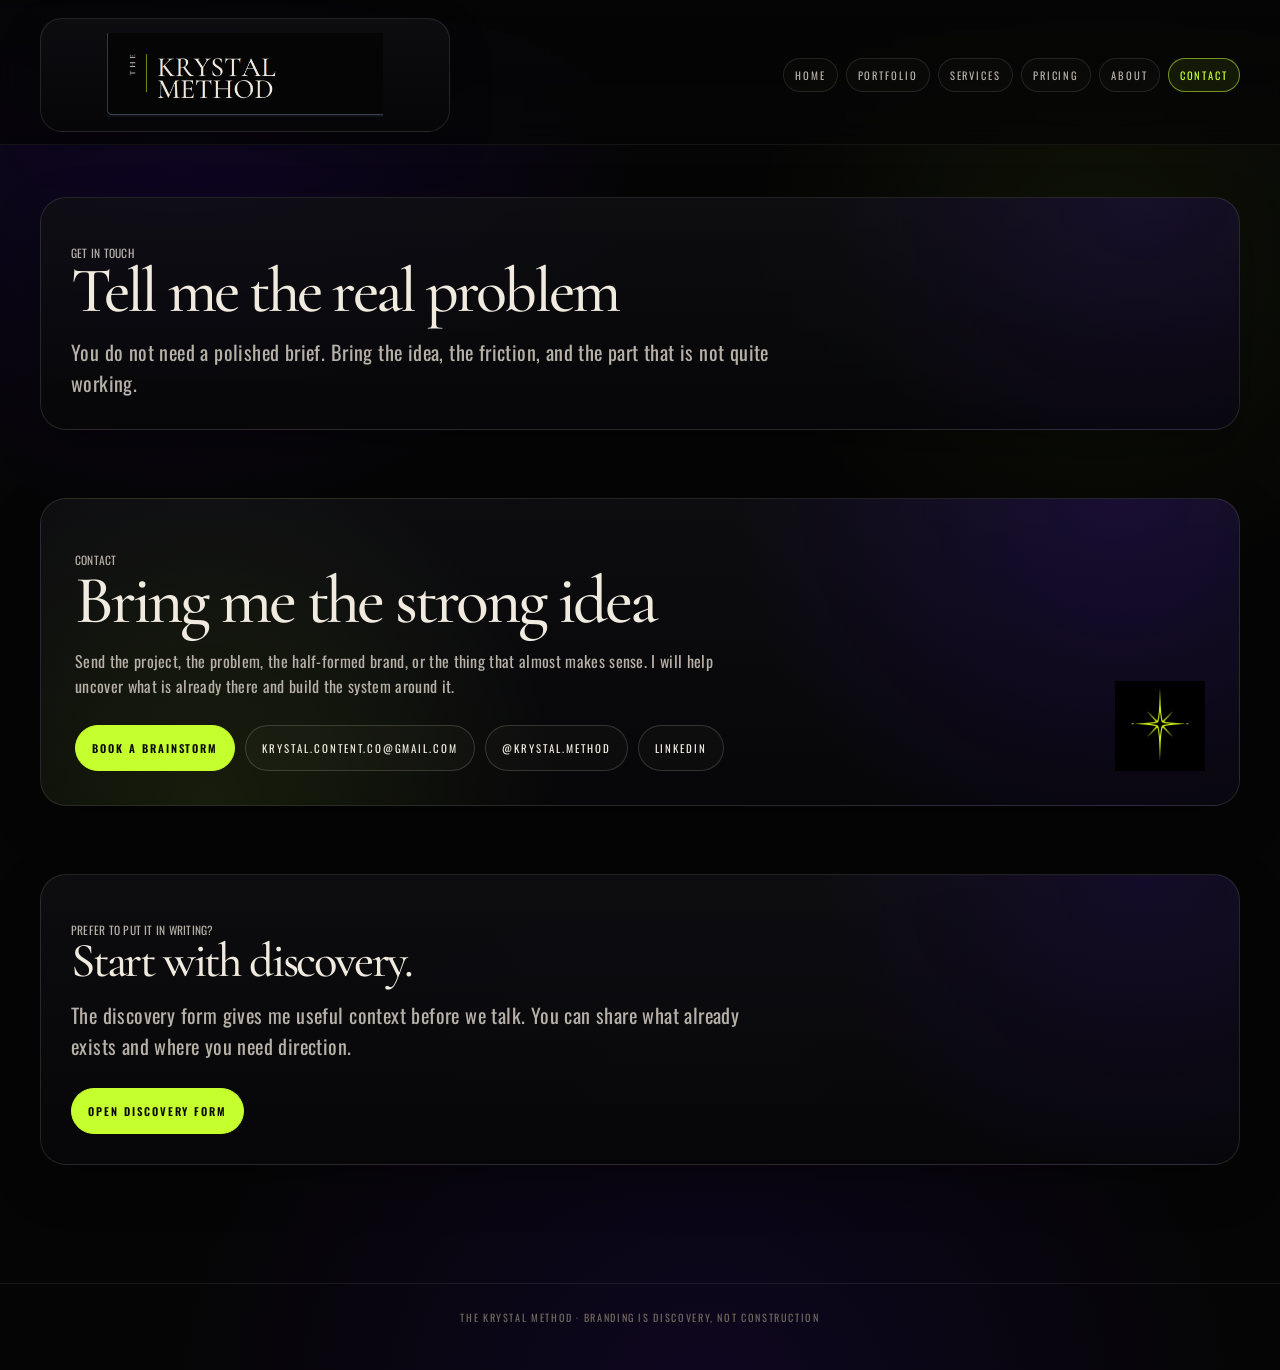
<file: contact.html>
<!doctype html>
<html lang="en"><head><meta charset="utf-8"><meta name="viewport" content="width=device-width, initial-scale=1"><title>Contact | The Krystal Method</title><meta name="description" content="Contact The Krystal Method for brand strategy, creative operations, and a discovery conversation."><meta name="theme-color" content="#050505"><link rel="preconnect" href="https://fonts.googleapis.com"><link rel="preconnect" href="https://fonts.gstatic.com" crossorigin><link href="https://fonts.googleapis.com/css2?family=Cormorant+Garamond:ital,wght@0,400;0,500;0,600;1,400;1,500&family=Oswald:wght@300;400;500;600;700&display=swap" rel="stylesheet"><style>
    :root {
      --black: #050505;
      --ink: #09090c;
      --panel: #101014;
      --panel-soft: #151419;
      --bone: #f0eadf;
      --bone-soft: #cfc3b4;
      --taupe: #b6b0a7;
      --dim: #70695f;
      --lime: #c6ff2e;
      --purple: #3a0ca3;
      --line: rgba(233, 222, 204, .13);
      --line-bright: rgba(198, 255, 46, .22);
      --max: 1200px;
      --serif: "Cormorant Garamond", Georgia, serif;
      --condensed: "Oswald", Arial, sans-serif;
    }

    * { box-sizing: border-box; }
    html { scroll-behavior: smooth; }
    body {
      margin: 0;
      background:
        radial-gradient(circle at 14% 4%, rgba(58,12,163,.24), transparent 30rem),
        radial-gradient(circle at 86% 18%, rgba(198,255,46,.06), transparent 22rem),
        radial-gradient(circle at 55% 104%, rgba(58,12,163,.18), transparent 34rem),
        var(--black);
      color: var(--bone);
      font-family: var(--condensed);
      line-height: 1.55;
      overflow-x: hidden;
    }

    body::before {
      content: "";
      position: fixed;
      inset: 0;
      pointer-events: none;
      z-index: -1;
      opacity: .20;
      background-image:
        linear-gradient(rgba(233,222,204,.035) 1px, transparent 1px),
        linear-gradient(90deg, rgba(233,222,204,.03) 1px, transparent 1px);
      background-size: 56px 56px;
      mask-image: radial-gradient(circle at 50% 35%, black, transparent 76%);
    }

    img { max-width: 100%; display: block; }
    a { color: inherit; text-decoration: none; }
    .wrap { width: min(var(--max), calc(100% - 34px)); margin: 0 auto; }

    .skip-link { position: absolute; left: -999px; }
    .skip-link:focus { left: 12px; top: 12px; z-index: 999; background: var(--bone); color: #050505; padding: 10px 14px; }

    .eyebrow,
    .nav a,
    .button,
    .pill,
    .tiny,
    .card-number,
    .case-type,
    .label {
      font-family: var(--condensed);
      text-transform: uppercase;
      letter-spacing: .18em;
    }

    .site-header {
      position: sticky;
      top: 0;
      z-index: 30;
      padding: 18px 0 12px;
      background: linear-gradient(180deg, rgba(5,5,5,.94), rgba(5,5,5,.70));
      backdrop-filter: blur(14px);
      border-bottom: 1px solid rgba(233,222,204,.07);
    }

    .header-inner {
      display: grid;
      grid-template-columns: minmax(190px, 410px) 1fr;
      gap: 18px;
      align-items: center;
    }

    .logo-link {
      display: block;
      padding: 14px 18px;
      border: 1px solid rgba(233,222,204,.12);
      background: linear-gradient(180deg, rgba(16,16,20,.78), rgba(7,7,9,.86));
      border-radius: 22px;
      box-shadow: 0 18px 40px rgba(0,0,0,.28);
    }

    .logo-link img {
      width: 100%;
      max-height: 84px;
      object-fit: contain;
    }

    .nav {
      display: flex;
      justify-content: flex-end;
      gap: 8px;
      flex-wrap: wrap;
    }

    .nav a {
      color: var(--taupe);
      font-size: .66rem;
      padding: 8px 11px;
      border: 1px solid rgba(233,222,204,.12);
      border-radius: 999px;
      background: rgba(233,222,204,.018);
    }

    .nav a:hover {
      color: var(--bone);
      border-color: var(--line-bright);
      background: rgba(198,255,46,.045);
    }

    main { padding: 18px 0 84px; }
    section { padding: 34px 0; scroll-margin-top: 150px; }
    a:focus-visible { outline: 2px solid var(--lime); outline-offset: 5px; }
    @media (prefers-reduced-motion: reduce) { html { scroll-behavior: auto; } }

    h1, h2, h3, h4 {
      margin: 0;
      font-family: var(--serif);
      color: var(--bone);
      font-weight: 500;
      letter-spacing: -.045em;
      line-height: .92;
    }

    h1 {
      font-size: clamp(3.2rem, 5vw, 4.6rem);
      max-width: 920px;
    }

    h2 {
      font-size: clamp(2.8rem, 5.3vw, 5.2rem);
      max-width: 860px;
    }

    h3 { font-size: clamp(2rem, 3.8vw, 3.6rem); }
    h4 { font-size: clamp(1.6rem, 2.5vw, 2.3rem); }

    .display-alt {
      font-style: italic;
      color: var(--bone-soft);
      font-weight: 400;
    }

    .eyebrow {
      color: var(--lime);
      font-size: .72rem;
      margin: 0 0 14px;
    }

    .lead {
      margin: 20px 0 0;
      color: var(--bone-soft);
      font-size: clamp(1.05rem, 1.6vw, 1.26rem);
      max-width: 700px;
      letter-spacing: .02em;
    }

    .button-row {
      display: flex;
      flex-wrap: wrap;
      gap: 10px;
      margin-top: 26px;
    }

    .button {
      display: inline-flex;
      justify-content: center;
      align-items: center;
      min-height: 46px;
      padding: 0 16px;
      border: 1px solid rgba(233,222,204,.18);
      border-radius: 999px;
      color: var(--bone);
      font-size: .68rem;
      background: rgba(233,222,204,.025);
    }

    .button.primary {
      background: var(--lime);
      color: #070707;
      border-color: var(--lime);
      font-weight: 600;
    }

    .hero-grid {
      display: grid;
      grid-template-columns: .9fr 1.1fr;
      gap: 18px;
      align-items: stretch;
    }

    .hero-copy {
      padding: clamp(26px, 4vw, 46px);
      min-height: 560px;
      border: 1px solid var(--line);
      border-radius: 30px;
      background:
        radial-gradient(circle at 20% 0%, rgba(58,12,163,.22), transparent 24rem),
        linear-gradient(180deg, rgba(16,16,20,.86), rgba(7,7,9,.92));
      display: flex;
      flex-direction: column;
      justify-content: center;
      box-shadow: 0 20px 54px rgba(0,0,0,.35);
    }

    .hero-copy h1 .break {
      display: block;
    }

    .hero-note {
      margin-top: 26px;
      padding-top: 20px;
      border-top: 1px solid rgba(198,255,46,.22);
      display: grid;
      gap: 8px;
      color: var(--taupe);
      font-size: .98rem;
      max-width: 620px;
    }

    .hero-note strong { color: var(--bone); font-weight: 500; }

    .pills {
      display: flex;
      flex-wrap: wrap;
      gap: 8px;
      margin-top: 22px;
    }

    .pill {
      color: var(--bone-soft);
      border: 1px solid rgba(198,255,46,.20);
      background: rgba(198,255,46,.035);
      border-radius: 999px;
      padding: 7px 10px;
      font-size: .60rem;
    }

    .proof-panel {
      border: 1px solid var(--line);
      border-radius: 30px;
      background:
        radial-gradient(circle at 78% 4%, rgba(58,12,163,.36), transparent 26rem),
        linear-gradient(180deg, rgba(15,15,20,.86), rgba(6,6,8,.94));
      padding: 18px;
      overflow: hidden;
      box-shadow: 0 20px 54px rgba(0,0,0,.35);
    }

    .proof-title {
      display: grid;
      grid-template-columns: 1fr auto;
      gap: 14px;
      align-items: end;
      padding: 4px 4px 14px;
      border-bottom: 1px solid rgba(233,222,204,.10);
      margin-bottom: 14px;
    }

    .proof-title h3 {
      font-size: clamp(2.1rem, 4vw, 4.4rem);
    }

    .label {
      color: var(--lime);
      font-size: .66rem;
      margin: 0 0 8px;
    }

    .proof-chip {
      color: var(--taupe);
      border: 1px solid rgba(198,255,46,.18);
      border-radius: 999px;
      padding: 8px 10px;
      font-size: .58rem;
      white-space: nowrap;
    }

    .editorial-proof {
      display: grid;
      grid-template-columns: 1.18fr .82fr;
      gap: 12px;
    }

    .proof-stack {
      display: grid;
      gap: 12px;
    }

    .proof-row {
      display: grid;
      grid-template-columns: repeat(3, 1fr);
      gap: 12px;
      margin-top: 12px;
    }

    .image-card {
      position: relative;
      overflow: hidden;
      border: 1px solid rgba(233,222,204,.13);
      border-radius: 20px;
      background: #08080a;
      min-height: 170px;
      box-shadow: 0 12px 32px rgba(0,0,0,.32);
    }

    .image-card.large { min-height: 420px; }
    .image-card.medium { min-height: 204px; }
    .proof-row .image-card { min-height: 160px; }

    .image-card img {
      width: 100%;
      height: 100%;
      object-fit: cover;
      object-position: center;
    }

    .image-card.contain img {
      object-fit: contain;
      padding: 10px;
      background: #060607;
    }

    .image-card .caption {
      position: absolute;
      left: 10px;
      bottom: 10px;
      background: rgba(5,5,5,.80);
      border: 1px solid rgba(233,222,204,.12);
      border-radius: 999px;
      padding: 7px 9px;
      color: var(--bone-soft);
      font-size: .58rem;
      font-family: var(--condensed);
      text-transform: uppercase;
      letter-spacing: .12em;
    }

    .stripe {
      border-top: 1px solid var(--line);
      border-bottom: 1px solid var(--line);
      background: rgba(233,222,204,.018);
      margin: 20px 0 4px;
    }

    .stripe-inner {
      display: grid;
      grid-template-columns: repeat(3, 1fr);
      gap: 1px;
      background: rgba(233,222,204,.08);
    }

    .stripe-card {
      background: #070708;
      padding: 22px;
      min-height: 172px;
    }

    .card-number {
      color: var(--lime);
      font-size: .62rem;
      margin-bottom: 18px;
    }

    .stripe-card h4 {
      font-size: clamp(1.55rem, 2.2vw, 2.15rem);
      margin-bottom: 10px;
    }

    .stripe-card p {
      margin: 0;
      color: var(--taupe);
      font-family: var(--condensed);
      letter-spacing: .02em;
    }

    .section-head {
      display: grid;
      grid-template-columns: 260px 1fr;
      gap: 28px;
      align-items: end;
      margin-bottom: 24px;
    }

    .section-head .eyebrow { margin-bottom: 0; }
    .section-head p:not(.eyebrow) {
      margin: 0;
      color: var(--taupe);
      max-width: 600px;
      font-family: var(--condensed);
      letter-spacing: .02em;
    }

    .truth-grid {
      display: grid;
      grid-template-columns: .86fr 1.14fr;
      gap: 18px;
      align-items: stretch;
    }

    .quote-block,
    .text-block,
    .case-card,
    .service-card,
    .method-card,
    .contact-card {
      border: 1px solid var(--line);
      border-radius: 26px;
      background:
        radial-gradient(circle at 92% 0%, rgba(58,12,163,.17), transparent 20rem),
        linear-gradient(180deg, rgba(16,16,20,.78), rgba(7,7,9,.92));
      box-shadow: 0 18px 48px rgba(0,0,0,.30);
    }

    .quote-block {
      padding: 30px;
      min-height: 100%;
      display: flex;
      flex-direction: column;
      justify-content: space-between;
    }

    .quote-block img {
      width: 70px;
      margin-bottom: 30px;
    }

    .quote-block blockquote {
      margin: 0;
      font-family: var(--serif);
      color: var(--bone);
      font-size: clamp(2.2rem, 4vw, 4.2rem);
      line-height: .95;
      letter-spacing: -.045em;
    }

    .text-block {
      padding: 30px;
    }

    .text-block p {
      color: var(--taupe);
      margin: 16px 0 0;
      font-family: var(--condensed);
      letter-spacing: .02em;
    }

    .case-card {
      overflow: hidden;
      margin-bottom: 18px;
    }

    .case-grid {
      display: grid;
      grid-template-columns: .9fr 1.1fr;
      min-height: 430px;
    }

    .case-copy {
      padding: 30px;
      display: flex;
      flex-direction: column;
      justify-content: center;
    }

    .case-type {
      color: var(--lime);
      font-size: .66rem;
      margin-bottom: 15px;
    }

    .case-copy p {
      color: var(--taupe);
      margin: 16px 0 0;
      font-family: var(--condensed);
      letter-spacing: .02em;
      max-width: 560px;
    }

    .case-images {
      border-left: 1px solid var(--line);
      padding: 14px;
      background:
        radial-gradient(circle at 80% 16%, rgba(58,12,163,.28), transparent 22rem),
        #08080a;
    }

    .case-images.single .image-card {
      height: 100%;
      min-height: 380px;
    }

    .book-layout {
      display: grid;
      grid-template-columns: 1fr 1fr;
      gap: 12px;
      height: 100%;
    }

    .tag-row {
      display: flex;
      flex-wrap: wrap;
      gap: 7px;
      margin-top: 22px;
    }

    .tag-row span {
      color: var(--bone-soft);
      border: 1px solid rgba(198,255,46,.18);
      border-radius: 999px;
      padding: 6px 9px;
      font-family: var(--condensed);
      text-transform: uppercase;
      letter-spacing: .12em;
      font-size: .58rem;
      background: rgba(198,255,46,.025);
    }

    .mini-proof {
      display: grid;
      grid-template-columns: repeat(2, 1fr);
      gap: 18px;
      margin-top: 18px;
    }

    .mini-proof .case-card {
      margin: 0;
    }

    .mini-proof-inner {
      display: grid;
      grid-template-columns: 168px 1fr;
      gap: 20px;
      align-items: center;
      padding: 18px;
    }

    .mini-proof .image-card {
      min-height: 150px;
    }

    .build-grid {
      display: grid;
      grid-template-columns: repeat(3, 1fr);
      gap: 14px;
    }

    .service-card {
      padding: 24px;
      min-height: 240px;
      display: grid;
      align-content: space-between;
      gap: 24px;
    }

    .service-card h4 {
      font-size: clamp(1.8rem, 2.8vw, 2.8rem);
    }

    .service-card p {
      margin: 0;
      color: var(--taupe);
      font-family: var(--condensed);
      letter-spacing: .02em;
    }

    .method-grid {
      display: grid;
      grid-template-columns: repeat(5, 1fr);
      gap: 12px;
    }

    .method-card {
      padding: 20px;
      min-height: 240px;
    }

    .method-card h4 {
      font-size: clamp(1.5rem, 2vw, 2rem);
      margin-top: 28px;
    }

    .method-card p {
      color: var(--taupe);
      font-family: var(--condensed);
      letter-spacing: .02em;
      margin: 12px 0 0;
    }

    .about-grid {
      display: grid;
      grid-template-columns: 1fr 1fr;
      gap: 18px;
    }

    .contact-card {
      padding: 34px;
      background:
        radial-gradient(circle at 14% 100%, rgba(198,255,46,.09), transparent 22rem),
        radial-gradient(circle at 90% 0%, rgba(58,12,163,.24), transparent 24rem),
        linear-gradient(180deg, rgba(16,16,20,.82), rgba(7,7,9,.94));
    }

    .contact-grid {
      display: grid;
      grid-template-columns: 1fr 120px;
      gap: 28px;
      align-items: end;
    }

    .contact-card p {
      color: var(--taupe);
      margin: 18px 0 0;
      max-width: 690px;
      font-family: var(--condensed);
      letter-spacing: .02em;
    }

    .contact-card img {
      width: 90px;
      margin-left: auto;
    }

    footer {
      border-top: 1px solid rgba(233,222,204,.09);
      padding: 26px 0 44px;
      color: var(--dim);
      text-align: center;
      font-size: .64rem;
      font-family: var(--condensed);
      text-transform: uppercase;
      letter-spacing: .16em;
    }

    .offer-grid {
      display: grid;
      grid-template-columns: 1.3fr .7fr;
      gap: 14px;
      align-items: stretch;
    }

    .offer-card {
      align-content: start;
      gap: 18px;
    }

    .offer-card.flagship {
      border-color: var(--line-bright);
    }

    .offer-card .price {
      display: block;
      font-family: var(--serif);
      color: var(--lime);
      font-size: clamp(2.6rem, 4.4vw, 3.8rem);
      line-height: 1;
      letter-spacing: -.03em;
    }

    .offer-card .price-note {
      display: block;
      margin-top: 6px;
      color: var(--taupe);
      font-size: .62rem;
      text-transform: uppercase;
      letter-spacing: .18em;
    }

    .offer-list {
      list-style: none;
      margin: 0;
      padding: 0;
      display: grid;
      grid-template-columns: repeat(2, 1fr);
      gap: 0 18px;
    }

    .offer-list li {
      padding: 10px 0;
      border-bottom: 1px solid rgba(233,222,204,.10);
      color: var(--bone-soft);
      letter-spacing: .02em;
    }

    .offer-list li::before {
      content: "—";
      color: var(--lime);
      margin-right: 10px;
    }

    .add-on-stack {
      display: grid;
      gap: 14px;
    }

    .add-on-stack .service-card {
      min-height: 0;
    }

    .add-on-stack .price {
      font-size: clamp(2rem, 3vw, 2.6rem);
    }

    @media (max-width: 1040px) {
      .hero-grid,
      .truth-grid,
      .case-grid,
      .about-grid,
      .contact-grid {
        grid-template-columns: 1fr;
      }

      .section-head {
        grid-template-columns: 1fr;
        gap: 8px;
      }

      .case-images {
        border-left: 0;
        border-top: 1px solid var(--line);
      }

      .stripe-inner,
      .build-grid {
        grid-template-columns: repeat(2, 1fr);
      }

      .method-grid {
        grid-template-columns: repeat(2, 1fr);
      }

      .mini-proof,
      .offer-grid {
        grid-template-columns: 1fr;
      }

      .contact-card img {
        margin: 0;
      }
    }

    @media (max-width: 720px) {
      .wrap { width: min(var(--max), calc(100% - 22px)); }

      .site-header {
        position: relative;
        padding: 12px 0 8px;
      }

      .header-inner {
        grid-template-columns: 1fr;
        gap: 10px;
      }

      .logo-link {
        border-radius: 18px;
        padding: 10px 13px;
      }

      .logo-link img {
        max-height: 76px;
        width: min(380px, 100%);
      }

      .nav {
        justify-content: center;
        flex-wrap: wrap;
        overflow: visible;
        gap: 6px;
        padding-bottom: 3px;
      }

      .nav::-webkit-scrollbar {
        display: none;
      }

      .nav a {
        flex: 0 0 auto;
        padding: 7px 9px;
        font-size: .56rem;
        letter-spacing: .13em;
      }

      main { padding: 12px 0 64px; }
      section { padding: 25px 0; }

      .hero-copy {
        min-height: auto;
        padding: 26px 20px;
      }

      h1 {
        font-size: clamp(3.2rem, 14vw, 5.1rem);
      }

      h2 {
        font-size: clamp(2.55rem, 11vw, 4.2rem);
      }

      h3 {
        font-size: clamp(2rem, 9vw, 3.2rem);
      }

      .proof-title {
        grid-template-columns: 1fr;
        align-items: start;
      }

      .proof-chip {
        width: fit-content;
      }

      .editorial-proof,
      .proof-row,
      .book-layout,
      .stripe-inner,
      .build-grid,
      .method-grid,
      .mini-proof-inner,
      .offer-list {
        grid-template-columns: 1fr;
      }

      .proof-row {
        margin-top: 12px;
      }

      .image-card.large,
      .case-images.single .image-card {
        min-height: 300px;
      }

      .image-card.medium,
      .proof-row .image-card,
      .mini-proof .image-card {
        min-height: 230px;
      }

      .stripe-card,
      .text-block,
      .quote-block,
      .case-copy,
      .service-card,
      .method-card,
      .contact-card {
        padding: 22px 19px;
      }

      .case-grid {
        min-height: auto;
      }

      .case-images {
        padding: 12px;
      }

      .tag-row {
        gap: 6px;
      }

      .tag-row span {
        font-size: .54rem;
      }

      .button-row .button,
      .contact-card .button {
        width: 100%;
      }

      .quote-block blockquote {
        font-size: clamp(2.4rem, 10vw, 3.8rem);
      }

      .contact-card img {
        display: none;
      }
    }
  
    .nav a[aria-current="page"] { color: var(--lime); border-color: rgba(198,255,46,.55); background: rgba(198,255,46,.08); }
  </style><link rel="canonical" href="https://thekrystalmethod.com/contact.html"><link rel="icon" type="image/png" href="assets/logos/brand-mark-FINAL.png"></head><body><a class="skip-link" href="#content">Skip to content</a><header class="site-header"><div class="wrap header-inner"><a class="logo-link" href="index.html" aria-label="The Krystal Method home"><img src="assets/logos/tkm-logo-horizontal.png" alt="The Krystal Method"></a><nav class="nav" aria-label="Primary navigation"><a href="index.html">Home</a><a href="portfolio.html">Portfolio</a><a href="services.html">Services</a><a href="pricing.html">Pricing</a><a href="about.html">About</a><a href="contact.html" aria-current="page">Contact</a></nav></div></header><main id="content"><section class="wrap" style="padding-top:34px"><div class="text-block"><p class="eyebrow">Get in touch</p><h1>Tell me the real problem</h1><p class="lead">You do not need a polished brief. Bring the idea, the friction, and the part that is not quite working.</p></div></section><section id="contact" class="wrap">
      <div class="contact-card">
        <div class="contact-grid">
          <div>
            <p class="eyebrow">Contact</p>
            <h2>Bring me the strong idea</h2>
            <p>Send the project, the problem, the half-formed brand, or the thing that almost makes sense. I will help uncover what is already there and build the system around it.</p>
            <div class="button-row">
              <a class="button primary" href="https://calendly.com/krystal-method">Book a brainstorm</a>
              <a class="button" href="mailto:Krystal.content.co@gmail.com">Krystal.content.co@gmail.com</a>
              <a class="button" href="https://www.instagram.com/krystal.method/">@krystal.method</a>
              <a class="button" href="https://www.linkedin.com/in/krystal-method">LinkedIn</a>
            </div>
          </div>
          <img src="assets/logos/tkm-star.jpeg" alt="">
        </div>
      </div>
    </section><section class="wrap"><div class="text-block"><p class="eyebrow">Prefer to put it in writing?</p><h3>Start with discovery.</h3><p class="lead">The discovery form gives me useful context before we talk. You can share what already exists and where you need direction.</p><div class="button-row"><a class="button primary" href="discovery.html">Open discovery form</a></div></div></section></main><footer><div class="wrap">The Krystal Method · Branding is discovery, not construction</div></footer></body></html>
</file>
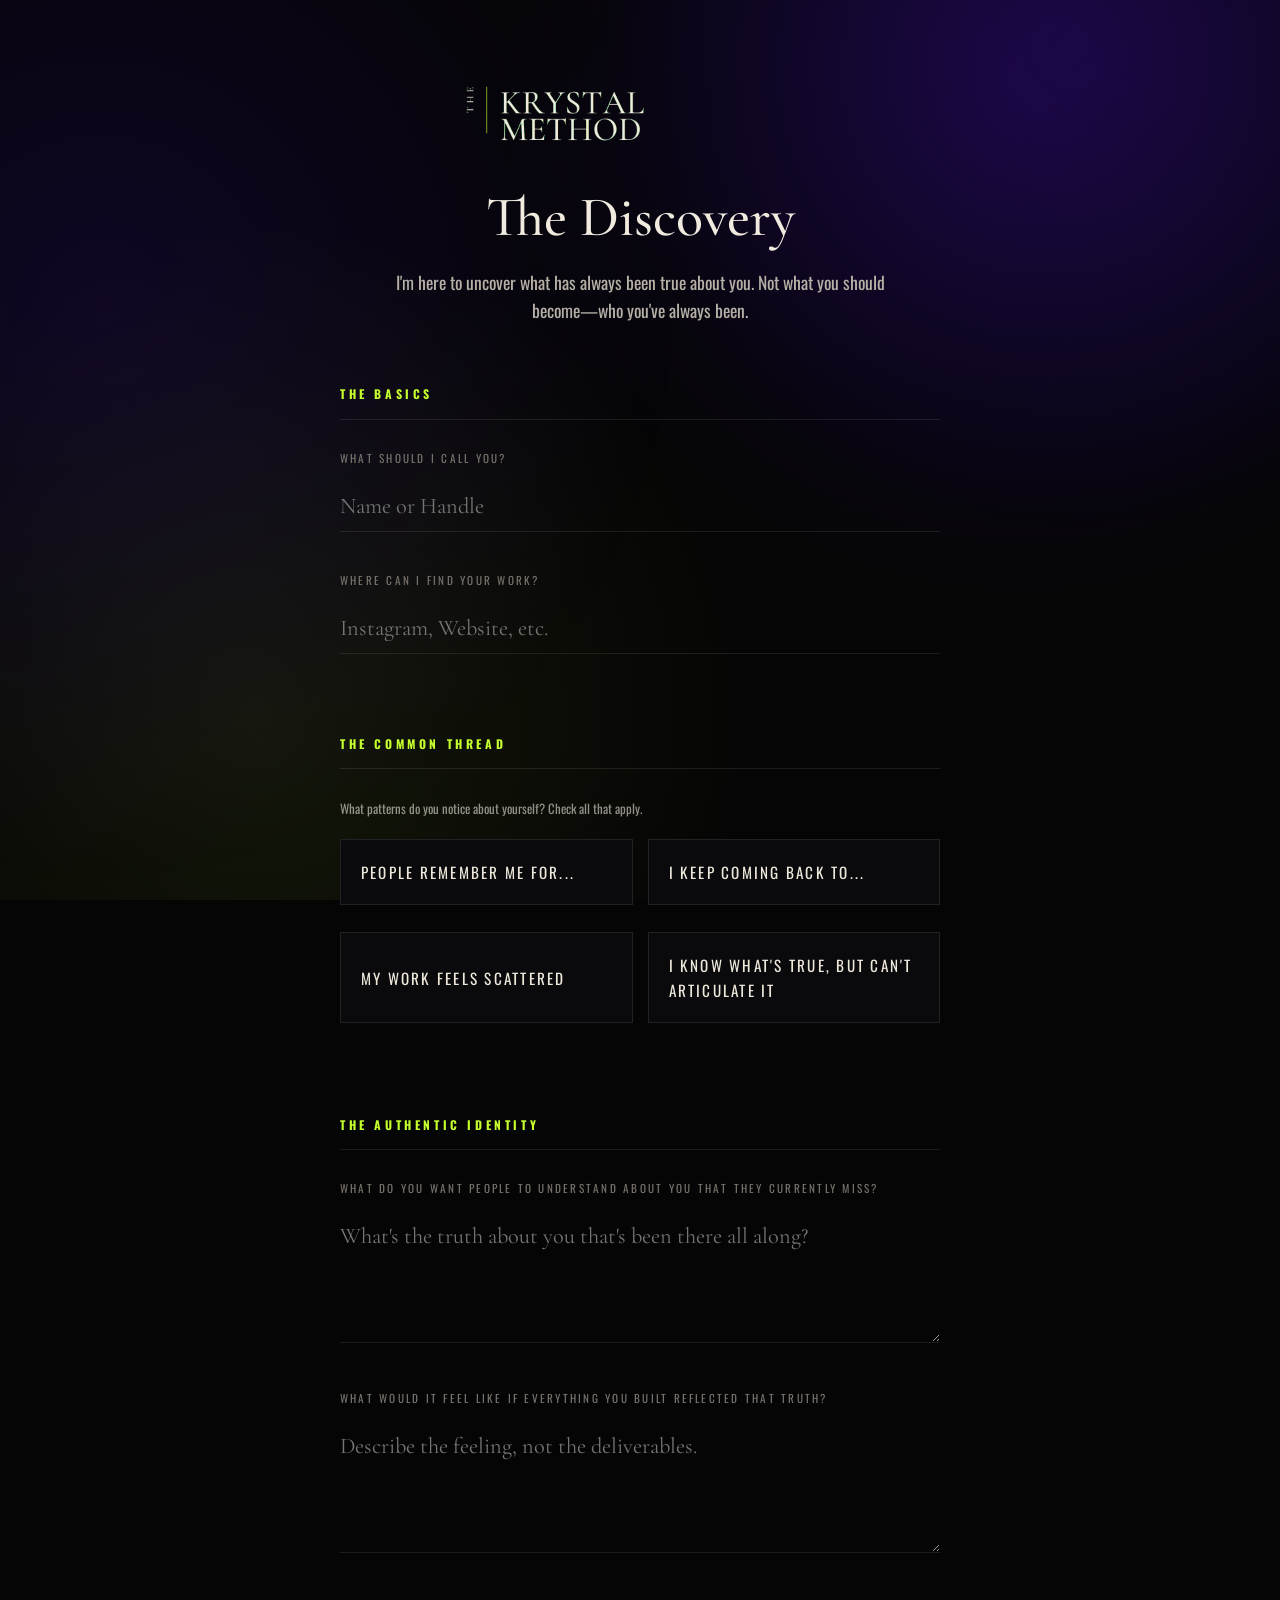
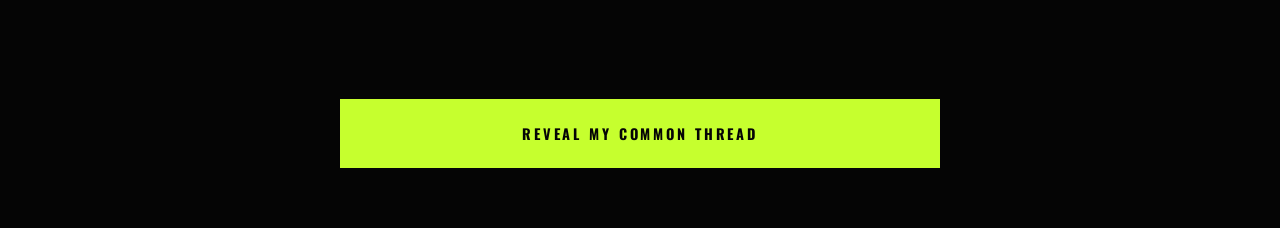
<file: discovery.html>
<!DOCTYPE html>
<html lang="en">
<head>
    <meta charset="UTF-8">
    <meta name="viewport" content="width=device-width, initial-scale=1.0">
    <title>The Krystal Method | Discovery</title>
    <link rel="preconnect" href="https://fonts.googleapis.com">
    <link rel="preconnect" href="https://fonts.gstatic.com" crossorigin>
    <link href="https://fonts.googleapis.com/css2?family=Cormorant+Garamond:wght@400;500;600;700&family=Oswald:wght@400;500;600;700&display=swap" rel="stylesheet">
    <style>
        :root {
            --black: #050505;
            --off-black: #0A0A0D;
            --warm-white: #F0EADF;
            --muted-taupe: #B6B0A7;
            --dim-taupe: #77716B;
            --electric-lime: #C6FF2E;
            --royal-purple: #3A0CA3;
            --paper: #EEE8DB;
            --line: rgba(240, 234, 223, 0.1);
        }

        * { box-sizing: border-box; margin: 0; padding: 0; }
        body {
            background-color: var(--black);
            color: var(--warm-white);
            font-family: 'Oswald', sans-serif;
            line-height: 1.6;
            padding: 60px 20px;
            background-image: 
                radial-gradient(circle at 80% 10%, rgba(58, 12, 163, 0.25), transparent 40%),
                radial-gradient(circle at 20% 80%, rgba(198, 255, 46, 0.08), transparent 40%);
            background-attachment: fixed;
        }

        .container { max-width: 600px; margin: 0 auto; }
        header { text-align: center; margin-bottom: 60px; }
        .logo { width: 100%; max-width: 400px; margin-bottom: 20px; }
        
        .chip {
            display: inline-block;
            padding: 6px 14px;
            background: rgba(198, 255, 46, 0.1);
            border: 1px solid var(--lime);
            color: var(--lime);
            font-family: 'Oswald', sans-serif;
            text-transform: uppercase;
            font-size: 0.7rem;
            letter-spacing: 0.1em;
            margin-bottom: 20px;
        }

        h1 { font-family: 'Cormorant Garamond', serif; font-size: 3.5rem; font-weight: 500; line-height: 1.1; margin-bottom: 20px; color: var(--warm-white); }
        p.lead { font-size: 1.1rem; color: var(--muted-taupe); margin-bottom: 50px; font-weight: 400; max-width: 500px; margin-left: auto; margin-right: auto; }

        /* Current Understanding Section - Hidden by default, only shows for warm leads */
        #understanding-section {
            display: none;
            background: var(--off-black);
            border: 1px solid var(--royal-purple);
            padding: 40px;
            border-radius: 4px;
            margin-bottom: 80px;
            box-shadow: 0 0 30px rgba(58, 12, 163, 0.2);
        }
        #understanding-section h2 { font-family: 'Oswald', sans-serif; color: var(--royal-purple); font-size: 0.75rem; text-transform: uppercase; letter-spacing: 0.2em; margin-bottom: 20px; }
        #understanding-content { font-family: 'Cormorant Garamond', serif; font-size: 1.6rem; line-height: 1.3; color: var(--paper); }

        .section { margin-bottom: 80px; }
        .section h2 { font-family: 'Oswald', sans-serif; font-size: 0.75rem; color: var(--electric-lime); text-transform: uppercase; letter-spacing: 0.3em; margin-bottom: 30px; border-bottom: 1px solid var(--line); padding-bottom: 15px; }

        .form-group { margin-bottom: 40px; }
        label { display: block; font-family: 'Oswald', sans-serif; font-size: 0.7rem; text-transform: uppercase; letter-spacing: 0.2em; margin-bottom: 12px; color: var(--dim-taupe); }
        
        input[type="text"], textarea {
            width: 100%;
            background: transparent;
            border: none;
            border-bottom: 1px solid var(--line);
            color: var(--warm-white);
            font-size: 1.4rem;
            padding: 12px 0;
            font-family: 'Cormorant Garamond', serif;
            outline: none;
            transition: all 0.4s ease;
        }
        input[type="text"]:focus, textarea:focus { border-color: var(--electric-lime); box-shadow: 0 1px 0 var(--electric-lime); }

        .grid { display: grid; grid-template-columns: 1fr 1fr; gap: 15px; }
        .checkbox-group { display: flex; align-items: center; gap: 12px; padding: 20px; border: 1px solid var(--line); cursor: pointer; transition: all 0.3s ease; background: var(--off-black); }
        .checkbox-group:hover { border-color: var(--muted-taupe); background: rgba(182, 176, 167, 0.05); }
        .checkbox-group input { display: none; }
        .checkbox-group.active { border-color: var(--electric-lime); background: rgba(198, 255, 46, 0.08); box-shadow: 0 0 15px rgba(198, 255, 46, 0.1); }
        .checkbox-group span { font-size: 0.95rem; color: var(--paper); }

        .submit-btn {
            width: 100%;
            padding: 24px;
            background: var(--electric-lime);
            color: var(--black);
            border: none;
            font-family: 'Oswald', sans-serif;
            font-weight: 700;
            text-transform: uppercase;
            letter-spacing: 0.2em;
            cursor: pointer;
            margin-top: 60px;
            transition: all 0.3s ease;
            font-size: 0.9rem;
        }
        .submit-btn:hover { background: var(--paper); transform: translateY(-2px); box-shadow: 0 10px 20px rgba(0,0,0,0.3); }

        #success-msg, #error-msg {
            display: none;
            padding: 30px;
            text-align: center;
            margin-top: 30px;
            border: 1px solid;
            border-radius: 4px;
        }
        #success-msg { border-color: var(--electric-lime); color: var(--electric-lime); background: rgba(198, 255, 46, 0.05); font-family: 'Cormorant Garamond', serif; font-size: 1.4rem; }
        #error-msg { border-color: #ff4d4d; color: #ff4d4d; background: rgba(255, 77, 77, 0.05); }

        @media (max-width: 500px) { .grid { grid-template-columns: 1fr; } }
    </style>

    <style>
        body::before {
            content: "";
            position: fixed;
            inset: 0;
            z-index: -1;
            background: 
                radial-gradient(circle at 84% 5%, rgba(58, 12, 163, 0.25), transparent 30rem), 
                radial-gradient(circle at 8% 34%, rgba(58, 12, 163, 0.2), transparent 36rem);
            pointer-events: none;
        }
    </style>
</head>
<body>
    <div class="container">
        <header>
            <img src="assets/logos/logo_horizontal_white.png" alt="TKM Logo" class="logo">
            <div id="client-chip" class="chip" style="display: none;">FOR: [CLIENT NAME]</div>
            <h1>The Discovery</h1>
            <p class="lead">I'm here to uncover what has always been true about you. Not what you should become—who you've always been.</p>
        </header>

        <div id="understanding-section">
            <h2>Current Understanding</h2>
            <div id="understanding-content"></div>
            <p style="font-size: 0.8rem; opacity: 0.5; margin-top: 20px; font-style: italic;">Tell me what I got wrong in the comments at the end.</p>
        </div>

        <form id="discovery-form" action="https://formspree.io/f/mzdlowbo" method="POST">
            <input type="hidden" name="_subject" value="TKM Discovery Form Submission">
            <input type="hidden" id="client_name_hidden" name="client_name" value="Generic">

            <div class="section">
                <h2>The Basics</h2>
                <div class="form-group">
                    <label>What should I call you?</label>
                    <input type="text" name="name" required placeholder="Name or Handle">
                </div>
                <div class="form-group">
                    <label>Where can I find your work?</label>
                    <input type="text" name="links" required placeholder="Instagram, Website, etc.">
                </div>
            </div>

            <div class="section">
                <h2>The Common Thread</h2>
                <p style="font-size: 0.8rem; opacity: 0.6; margin-bottom: 20px;">What patterns do you notice about yourself? Check all that apply.</p>
                <div class="grid">
                    <label class="checkbox-group">
                        <input type="checkbox" name="challenge" value="People remember me for...">
                        <span>People remember me for...</span>
                    </label>
                    <label class="checkbox-group">
                        <input type="checkbox" name="challenge" value="I keep coming back to...">
                        <span>I keep coming back to...</span>
                    </label>
                    <label class="checkbox-group">
                        <input type="checkbox" name="challenge" value="My work feels scattered">
                        <span>My work feels scattered</span>
                    </label>
                    <label class="checkbox-group">
                        <input type="checkbox" name="challenge" value="I know what's true, but can't articulate it">
                        <span>I know what's true, but can't articulate it</span>
                    </label>
                </div>
            </div>

            <div class="section">
                <h2>The Authentic Identity</h2>
                <div class="form-group">
                    <label>What do you want people to understand about you that they currently miss?</label>
                    <textarea name="vision" rows="4" placeholder="What's the truth about you that's been there all along?"></textarea>
                </div>
                <div class="form-group">
                    <label>What would it feel like if everything you built reflected that truth?</label>
                    <textarea name="vision_2" rows="4" placeholder="Describe the feeling, not the deliverables."></textarea>
                </div>
            </div>

            <button type="submit" class="submit-btn">Reveal My Common Thread</button>
            <div id="success-msg">Got it. I see what's true about you. I'll read every word before we talk. — Krystal</div>
            <div id="error-msg">Something went wrong. Email krystal@thekrystalmethod.com directly.</div>
        </form>
    </div>

    <script>
        // Handle URL Parameters (all inserted as text, never HTML)
        const params = new URLSearchParams(window.location.search);
        const p = k => (params.get(k) || '').trim();
        const client = p('client'), biz = p('biz'), needs = p('needs'),
              audience = p('audience'), stage = p('stage'), has = p('has');

        if (client) {
            const chip = document.getElementById('client-chip');
            chip.textContent = 'FOR: ' + client;
            chip.style.display = 'inline-block';
            document.getElementById('client_name_hidden').value = client;
        }

        // Only show understanding section when any context param is present
        if (biz || needs || audience || stage || has) {
            const box = document.getElementById('understanding-content');
            const para = (parts) => {
                const el = document.createElement('p');
                el.style.marginBottom = '12px';
                parts.forEach(([txt, strong]) => {
                    const n = strong ? document.createElement('strong') : document.createTextNode(txt);
                    if (strong) n.textContent = txt;
                    el.appendChild(n);
                });
                box.appendChild(el);
            };
            para([["I understand you're building "], [biz || 'something incredible', true], ['.']]);
            if (audience) para([['You serve '], [audience, true], ['.']]);
            if (stage) para([["You're at the "], [stage, true], [' stage.']]);
            if (has) para([['You already have '], [has, true], ['.']]);
            if (needs) para([['Right now, it looks like we need to focus on '], [needs, true], [' to get you to the next level.']]);
            document.getElementById('understanding-section').style.display = 'block';
        }

        // UI Interactions
        document.querySelectorAll('.checkbox-group').forEach(group => {
            group.addEventListener('click', function() {
                this.classList.toggle('active');
            });
        });

        // Formspree AJAX
        const form = document.getElementById('discovery-form');
        form.addEventListener('submit', async (e) => {
            e.preventDefault();
            const btn = form.querySelector('.submit-btn');
            btn.innerText = 'Sending...';
            btn.disabled = true;

            const data = new FormData(form);
            let ok = false;
            try {
                const response = await fetch(form.action, {
                    method: 'POST',
                    body: data,
                    headers: { 'Accept': 'application/json' }
                });
                ok = response.ok;
            } catch (err) { ok = false; }

            if (ok) {
                form.style.display = 'none';
                document.getElementById('success-msg').style.display = 'block';
            } else {
                btn.innerText = 'Reveal My Common Thread';
                btn.disabled = false;
                document.getElementById('error-msg').style.display = 'block';
            }
        });
    </script>
</body>
</html>
</file>
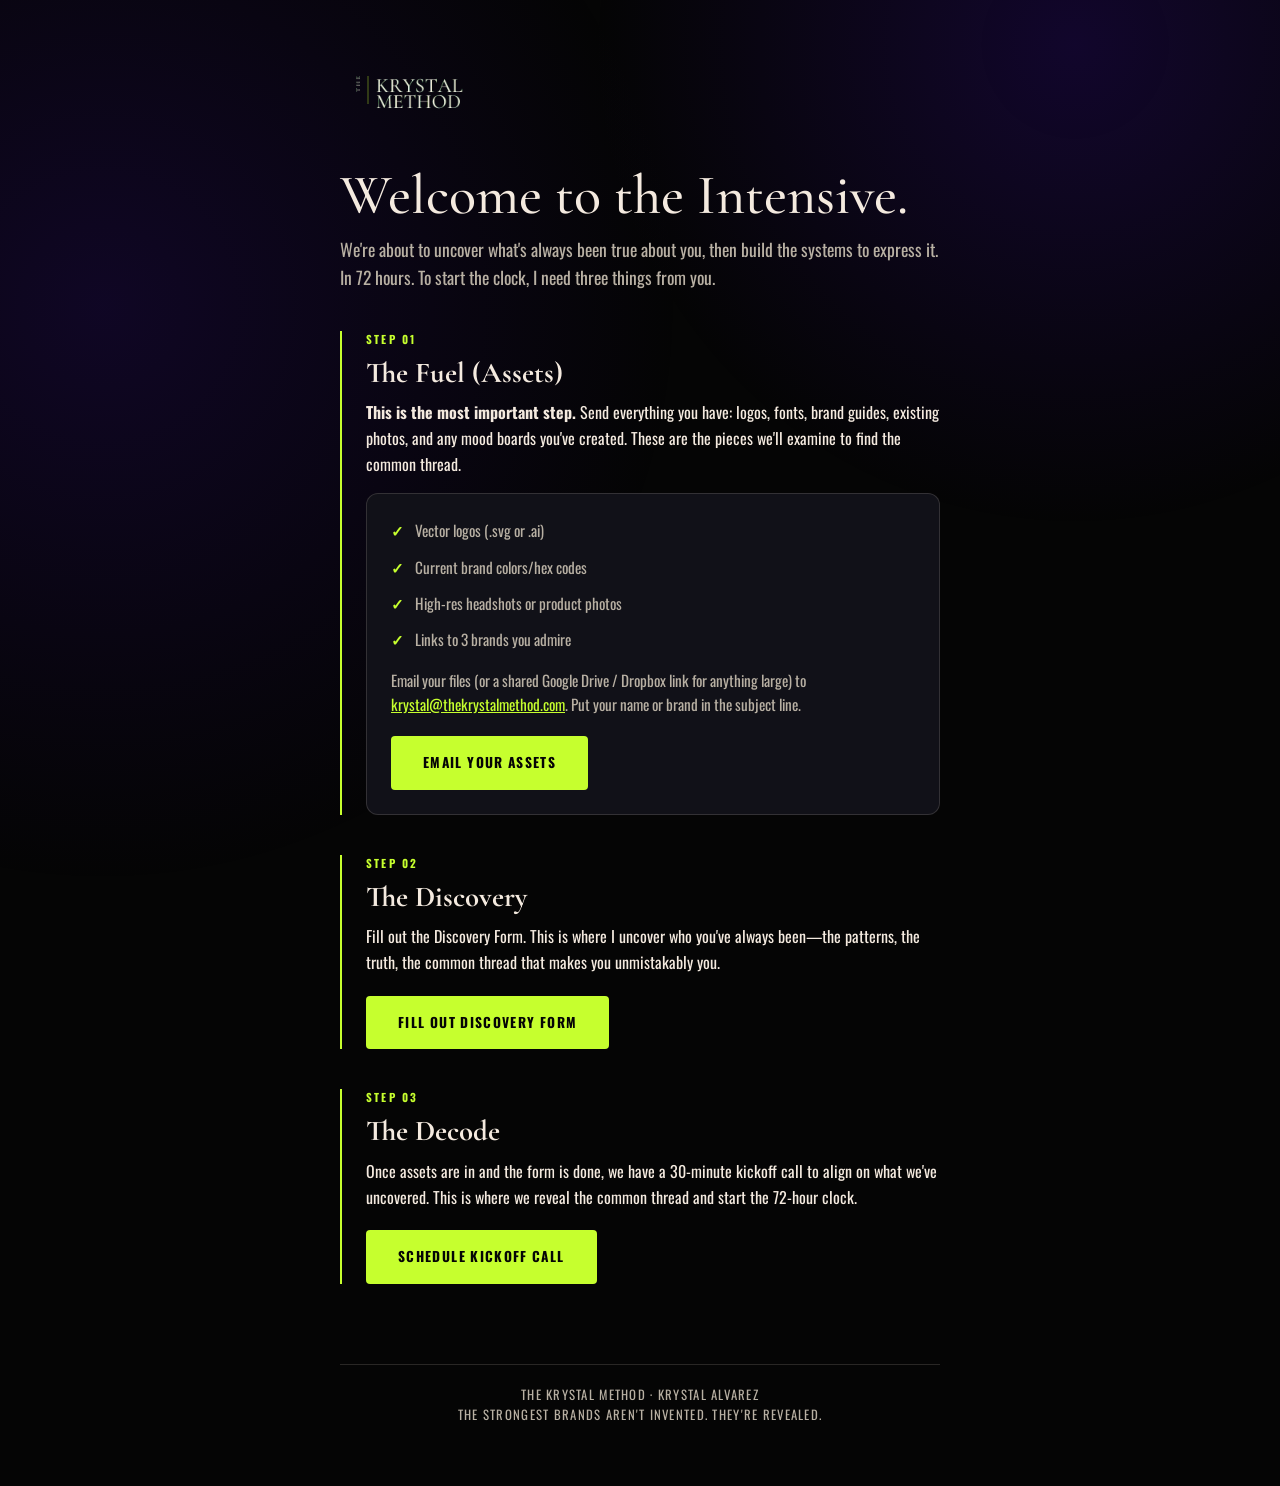
<file: onboarding.html>
<!DOCTYPE html>
<html lang="en">
<head>
    <meta charset="UTF-8" />
    <meta name="viewport" content="width=device-width, initial-scale=1.0" />
    <title>Client Onboarding — The Krystal Method</title>
    <link rel="preconnect" href="https://fonts.googleapis.com">
    <link rel="preconnect" href="https://fonts.gstatic.com" crossorigin>
    <link href="https://fonts.googleapis.com/css2?family=Cormorant+Garamond:wght@400;500;600;700&family=Inter:wght@400;500;600;700&family=Oswald:wght@400;500;600;700&display=swap" rel="stylesheet" />
    <style>
        :root {
            --black: #050505;
            --off: #0b0b10;
            --panel: #111118;
            --bone: #f4eadf;
            --taupe: #b8b0a3;
            --lime: #c6ff2e;
            --royal-purple: #3A0CA3;
            --line: rgba(244, 234, 223, .15);
        }

        * {
            box-sizing: border-box;
            margin: 0;
            padding: 0;
        }

        body {
            background: var(--black);
            color: var(--bone);
            font-family: 'Oswald', sans-serif;
            line-height: 1.6;
            padding: 60px 20px;
        }

        body::before {
            content: "";
            position: fixed;
            inset: 0;
            z-index: -1;
            background: radial-gradient(circle at 84% 5%, rgba(58, 12, 163, .25), transparent 30rem), radial-gradient(circle at 8% 34%, rgba(58, 12, 163, .2), transparent 36rem), radial-gradient(circle at 92% 92%, rgba(198, 255, 46, .05), transparent 30rem);
        }

        .wrap {
            max-width: 600px;
            margin: 0 auto;
        }

        .logo { max-width: 240px;
            margin-bottom: 40px;
        }

        h1 {
            font-family: 'Cormorant Garamond', Georgia, serif;
            font-size: clamp(2.5rem, 6vw, 3.5rem);
            font-weight: 500;
            margin-bottom: 12px;
            color: var(--bone);
            line-height: 1;
        }

        p.lead {
            font-size: 1.1rem;
            color: var(--taupe);
            margin-bottom: 40px;
        }

        .step {
            margin-bottom: 40px;
            border-left: 2px solid var(--lime);
            padding-left: 24px;
        }

        .step-num {
            font-size: 0.7rem;
            text-transform: uppercase;
            letter-spacing: 0.2em;
            color: var(--lime);
            margin-bottom: 8px;
            font-weight: 700;
            font-family: Oswald;
        }

        h2 {
            font-family: 'Cormorant Garamond', Georgia, serif;
            font-size: 1.8rem;
            margin-bottom: 12px;
            line-height: 1.1;
        }

        .card {
            background: var(--panel);
            border: 1px solid var(--line);
            border-radius: 12px;
            padding: 24px;
            margin-top: 16px;
        }

        .card ul {
            list-style: none;
        }

        .card li {
            margin-bottom: 12px;
            font-size: 0.95rem;
            color: var(--taupe);
            position: relative;
            padding-left: 24px;
        }

        .card li::before {
            content: "✓";
            position: absolute;
            left: 0;
            color: var(--lime);
            font-weight: 700;
        }

        .cta-btn {
            display: inline-block;
            background: var(--lime);
            color: var(--black);
            padding: 16px 32px;
            border-radius: 4px;
            text-decoration: none;
            font-weight: 700;
            text-transform: uppercase;
            letter-spacing: 0.1em;
            margin-top: 20px;
            font-size: 0.85rem;
            font-family: Oswald;
        }

        .upload-note {
            margin-top: 16px;
            font-size: 0.95rem;
            color: var(--taupe);
        }

        .upload-note a {
            color: var(--lime);
        }

        .footer {
            margin-top: 80px;
            border-top: 1px solid var(--line);
            padding-top: 20px;
            font-size: 0.8rem;
            color: var(--taupe);
            text-align: center;
            font-family: Oswald;
            text-transform: uppercase;
            letter-spacing: 0.1em;
        }
    </style>

    <style>
        body::before {
            content: "";
            position: fixed;
            inset: 0;
            z-index: -1;
            background: 
                radial-gradient(circle at 84% 5%, rgba(58, 12, 163, 0.25), transparent 30rem), 
                radial-gradient(circle at 8% 34%, rgba(58, 12, 163, 0.2), transparent 36rem);
            pointer-events: none;
        }
    </style>
</head>
<body>

    <div class="wrap">
        <img src="assets/logos/logo_horizontal_white.png" alt="TKM Logo" class="logo" />

        <h1>Welcome to the Intensive.</h1>
        <p class="lead">We're about to uncover what's always been true about you, then build the systems to express it. In 72 hours. To start the clock, I need three things from you.</p>

        <div class="step">
            <div class="step-num">Step 01</div>
            <h2>The Fuel (Assets)</h2>
            <p><strong>This is the most important step.</strong> Send everything you have: logos, fonts, brand guides, existing photos, and any mood boards you've created. These are the pieces we'll examine to find the common thread.</p>
            <div class="card">
                <ul>
                    <li>Vector logos (.svg or .ai)</li>
                    <li>Current brand colors/hex codes</li>
                    <li>High-res headshots or product photos</li>
                    <li>Links to 3 brands you admire</li>
                </ul>
                <p class="upload-note">Email your files (or a shared Google Drive / Dropbox link for anything large) to <a href="mailto:krystal@thekrystalmethod.com">krystal@thekrystalmethod.com</a>. Put your name or brand in the subject line.</p>
                <a href="mailto:krystal@thekrystalmethod.com?subject=Intensive%20assets%20%E2%80%94%20%5Byour%20name%20%2F%20brand%5D" class="cta-btn">Email Your Assets</a>
            </div>
        </div>

        <div class="step">
            <div class="step-num">Step 02</div>
            <h2>The Discovery</h2>
            <p>Fill out the Discovery Form. This is where I uncover who you've always been—the patterns, the truth, the common thread that makes you unmistakably you.</p>
            <a href="discovery.html" class="cta-btn">Fill out Discovery Form</a>
        </div>

        <div class="step">
            <div class="step-num">Step 03</div>
            <h2>The Decode</h2>
            <p>Once assets are in and the form is done, we have a 30-minute kickoff call to align on what we've uncovered. This is where we reveal the common thread and start the 72-hour clock.</p>
            <a href="https://calendly.com/krystal-method" target="_blank" class="cta-btn">Schedule Kickoff Call</a>
        </div>

        <div class="footer">
            <p>The Krystal Method · Krystal Alvarez<br />The strongest brands aren't invented. They're revealed.</p>
        </div>
    </div>

</body>
</html>
</file>
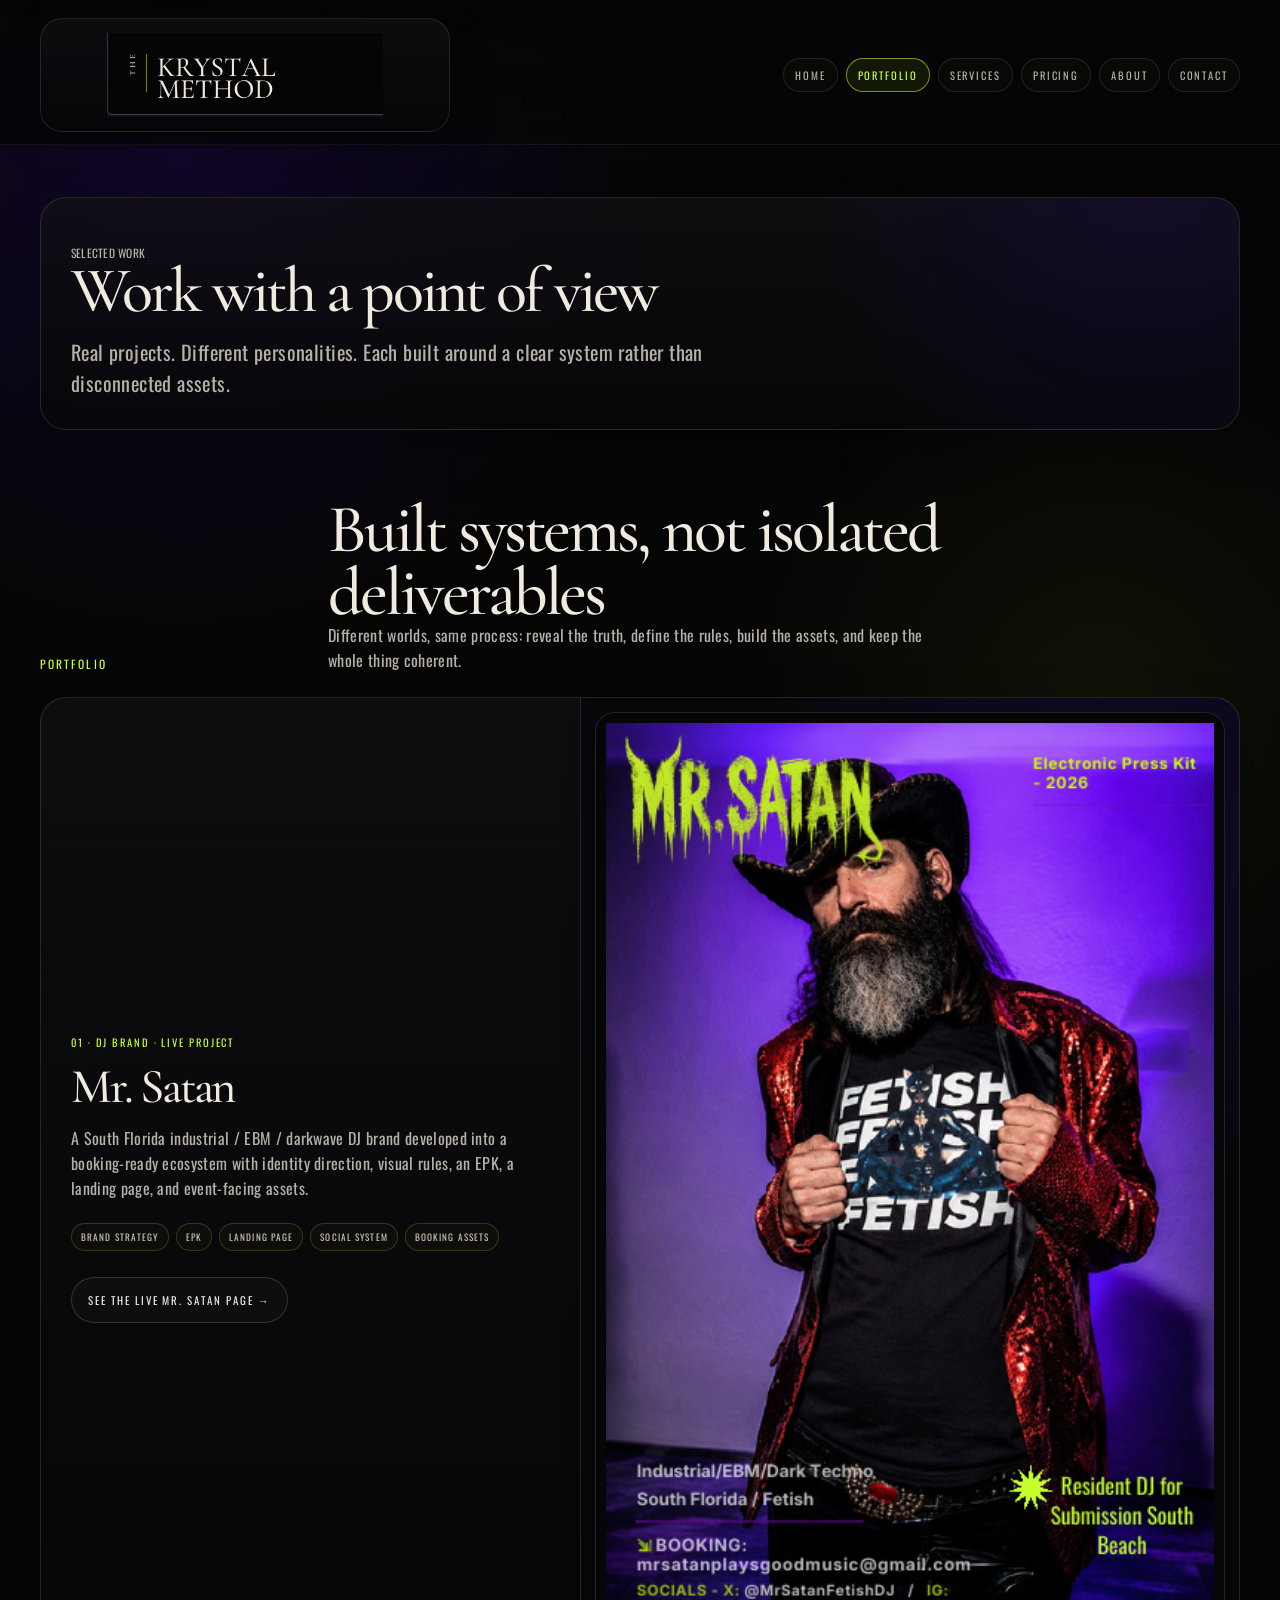
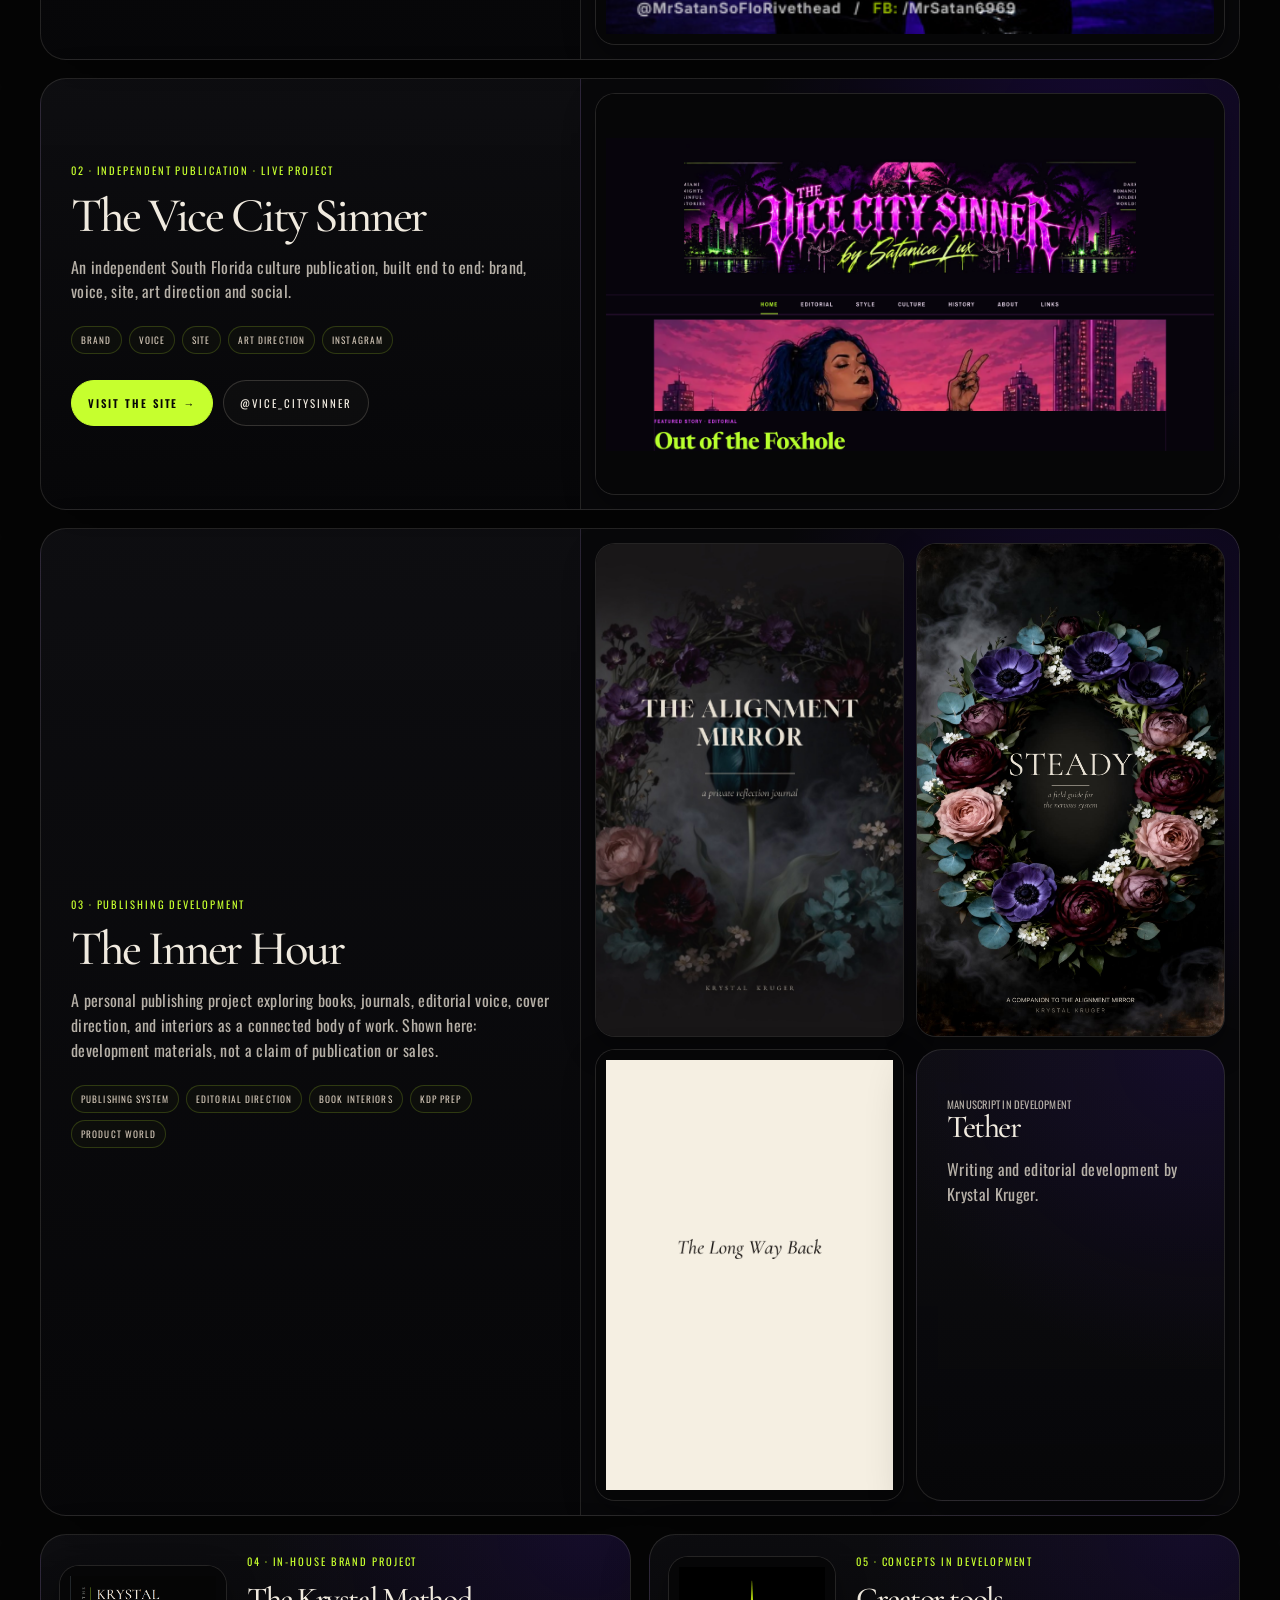
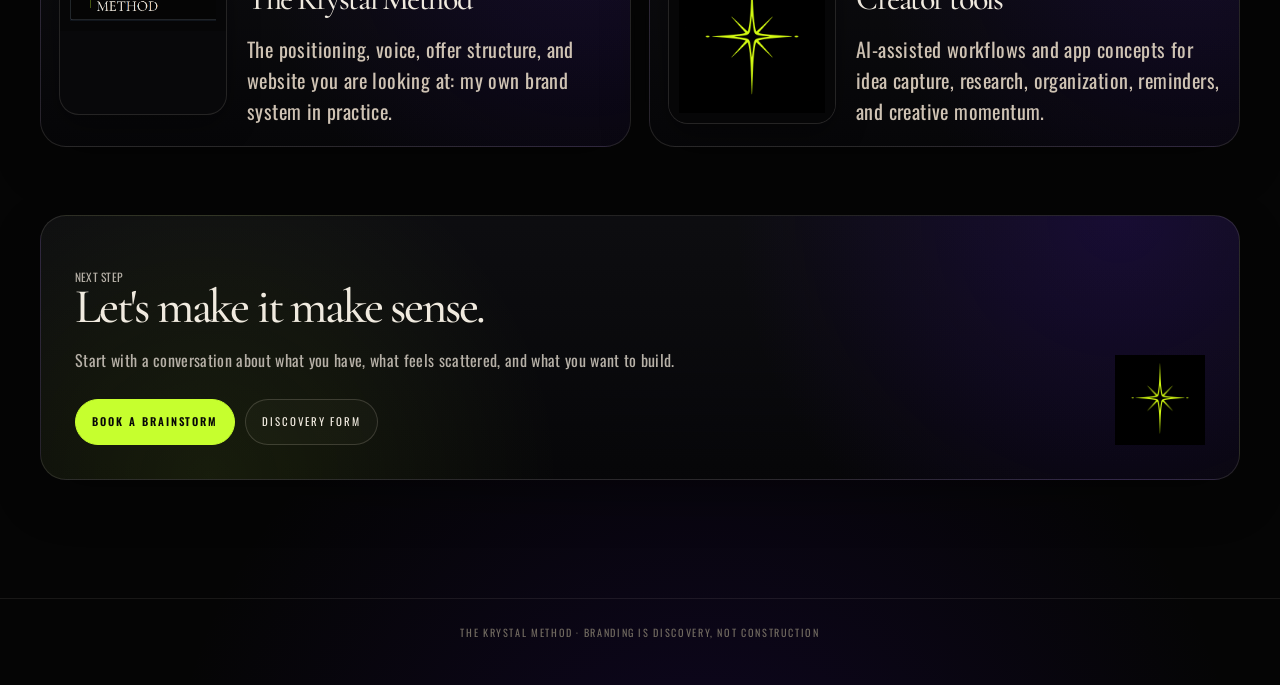
<file: portfolio.html>
<!doctype html>
<html lang="en"><head><meta charset="utf-8"><meta name="viewport" content="width=device-width, initial-scale=1"><title>Portfolio | The Krystal Method</title><meta name="description" content="Selected brand ecosystems, editorial direction, creative operations, and proof of work."><meta name="theme-color" content="#050505"><link rel="preconnect" href="https://fonts.googleapis.com"><link rel="preconnect" href="https://fonts.gstatic.com" crossorigin><link href="https://fonts.googleapis.com/css2?family=Cormorant+Garamond:ital,wght@0,400;0,500;0,600;1,400;1,500&family=Oswald:wght@300;400;500;600;700&display=swap" rel="stylesheet"><style>
    :root {
      --black: #050505;
      --ink: #09090c;
      --panel: #101014;
      --panel-soft: #151419;
      --bone: #f0eadf;
      --bone-soft: #cfc3b4;
      --taupe: #b6b0a7;
      --dim: #70695f;
      --lime: #c6ff2e;
      --purple: #3a0ca3;
      --line: rgba(233, 222, 204, .13);
      --line-bright: rgba(198, 255, 46, .22);
      --max: 1200px;
      --serif: "Cormorant Garamond", Georgia, serif;
      --condensed: "Oswald", Arial, sans-serif;
    }

    * { box-sizing: border-box; }
    html { scroll-behavior: smooth; }
    body {
      margin: 0;
      background:
        radial-gradient(circle at 14% 4%, rgba(58,12,163,.24), transparent 30rem),
        radial-gradient(circle at 86% 18%, rgba(198,255,46,.06), transparent 22rem),
        radial-gradient(circle at 55% 104%, rgba(58,12,163,.18), transparent 34rem),
        var(--black);
      color: var(--bone);
      font-family: var(--condensed);
      line-height: 1.55;
      overflow-x: hidden;
    }

    body::before {
      content: "";
      position: fixed;
      inset: 0;
      pointer-events: none;
      z-index: -1;
      opacity: .20;
      background-image:
        linear-gradient(rgba(233,222,204,.035) 1px, transparent 1px),
        linear-gradient(90deg, rgba(233,222,204,.03) 1px, transparent 1px);
      background-size: 56px 56px;
      mask-image: radial-gradient(circle at 50% 35%, black, transparent 76%);
    }

    img { max-width: 100%; display: block; }
    a { color: inherit; text-decoration: none; }
    .wrap { width: min(var(--max), calc(100% - 34px)); margin: 0 auto; }

    .skip-link { position: absolute; left: -999px; }
    .skip-link:focus { left: 12px; top: 12px; z-index: 999; background: var(--bone); color: #050505; padding: 10px 14px; }

    .eyebrow,
    .nav a,
    .button,
    .pill,
    .tiny,
    .card-number,
    .case-type,
    .label {
      font-family: var(--condensed);
      text-transform: uppercase;
      letter-spacing: .18em;
    }

    .site-header {
      position: sticky;
      top: 0;
      z-index: 30;
      padding: 18px 0 12px;
      background: linear-gradient(180deg, rgba(5,5,5,.94), rgba(5,5,5,.70));
      backdrop-filter: blur(14px);
      border-bottom: 1px solid rgba(233,222,204,.07);
    }

    .header-inner {
      display: grid;
      grid-template-columns: minmax(190px, 410px) 1fr;
      gap: 18px;
      align-items: center;
    }

    .logo-link {
      display: block;
      padding: 14px 18px;
      border: 1px solid rgba(233,222,204,.12);
      background: linear-gradient(180deg, rgba(16,16,20,.78), rgba(7,7,9,.86));
      border-radius: 22px;
      box-shadow: 0 18px 40px rgba(0,0,0,.28);
    }

    .logo-link img {
      width: 100%;
      max-height: 84px;
      object-fit: contain;
    }

    .nav {
      display: flex;
      justify-content: flex-end;
      gap: 8px;
      flex-wrap: wrap;
    }

    .nav a {
      color: var(--taupe);
      font-size: .66rem;
      padding: 8px 11px;
      border: 1px solid rgba(233,222,204,.12);
      border-radius: 999px;
      background: rgba(233,222,204,.018);
    }

    .nav a:hover {
      color: var(--bone);
      border-color: var(--line-bright);
      background: rgba(198,255,46,.045);
    }

    main { padding: 18px 0 84px; }
    section { padding: 34px 0; scroll-margin-top: 150px; }
    a:focus-visible { outline: 2px solid var(--lime); outline-offset: 5px; }
    @media (prefers-reduced-motion: reduce) { html { scroll-behavior: auto; } }

    h1, h2, h3, h4 {
      margin: 0;
      font-family: var(--serif);
      color: var(--bone);
      font-weight: 500;
      letter-spacing: -.045em;
      line-height: .92;
    }

    h1 {
      font-size: clamp(3.2rem, 5vw, 4.6rem);
      max-width: 920px;
    }

    h2 {
      font-size: clamp(2.8rem, 5.3vw, 5.2rem);
      max-width: 860px;
    }

    h3 { font-size: clamp(2rem, 3.8vw, 3.6rem); }
    h4 { font-size: clamp(1.6rem, 2.5vw, 2.3rem); }

    .display-alt {
      font-style: italic;
      color: var(--bone-soft);
      font-weight: 400;
    }

    .eyebrow {
      color: var(--lime);
      font-size: .72rem;
      margin: 0 0 14px;
    }

    .lead {
      margin: 20px 0 0;
      color: var(--bone-soft);
      font-size: clamp(1.05rem, 1.6vw, 1.26rem);
      max-width: 700px;
      letter-spacing: .02em;
    }

    .button-row {
      display: flex;
      flex-wrap: wrap;
      gap: 10px;
      margin-top: 26px;
    }

    .button {
      display: inline-flex;
      justify-content: center;
      align-items: center;
      min-height: 46px;
      padding: 0 16px;
      border: 1px solid rgba(233,222,204,.18);
      border-radius: 999px;
      color: var(--bone);
      font-size: .68rem;
      background: rgba(233,222,204,.025);
    }

    .button.primary {
      background: var(--lime);
      color: #070707;
      border-color: var(--lime);
      font-weight: 600;
    }

    .hero-grid {
      display: grid;
      grid-template-columns: .9fr 1.1fr;
      gap: 18px;
      align-items: stretch;
    }

    .hero-copy {
      padding: clamp(26px, 4vw, 46px);
      min-height: 560px;
      border: 1px solid var(--line);
      border-radius: 30px;
      background:
        radial-gradient(circle at 20% 0%, rgba(58,12,163,.22), transparent 24rem),
        linear-gradient(180deg, rgba(16,16,20,.86), rgba(7,7,9,.92));
      display: flex;
      flex-direction: column;
      justify-content: center;
      box-shadow: 0 20px 54px rgba(0,0,0,.35);
    }

    .hero-copy h1 .break {
      display: block;
    }

    .hero-note {
      margin-top: 26px;
      padding-top: 20px;
      border-top: 1px solid rgba(198,255,46,.22);
      display: grid;
      gap: 8px;
      color: var(--taupe);
      font-size: .98rem;
      max-width: 620px;
    }

    .hero-note strong { color: var(--bone); font-weight: 500; }

    .pills {
      display: flex;
      flex-wrap: wrap;
      gap: 8px;
      margin-top: 22px;
    }

    .pill {
      color: var(--bone-soft);
      border: 1px solid rgba(198,255,46,.20);
      background: rgba(198,255,46,.035);
      border-radius: 999px;
      padding: 7px 10px;
      font-size: .60rem;
    }

    .proof-panel {
      border: 1px solid var(--line);
      border-radius: 30px;
      background:
        radial-gradient(circle at 78% 4%, rgba(58,12,163,.36), transparent 26rem),
        linear-gradient(180deg, rgba(15,15,20,.86), rgba(6,6,8,.94));
      padding: 18px;
      overflow: hidden;
      box-shadow: 0 20px 54px rgba(0,0,0,.35);
    }

    .proof-title {
      display: grid;
      grid-template-columns: 1fr auto;
      gap: 14px;
      align-items: end;
      padding: 4px 4px 14px;
      border-bottom: 1px solid rgba(233,222,204,.10);
      margin-bottom: 14px;
    }

    .proof-title h3 {
      font-size: clamp(2.1rem, 4vw, 4.4rem);
    }

    .label {
      color: var(--lime);
      font-size: .66rem;
      margin: 0 0 8px;
    }

    .proof-chip {
      color: var(--taupe);
      border: 1px solid rgba(198,255,46,.18);
      border-radius: 999px;
      padding: 8px 10px;
      font-size: .58rem;
      white-space: nowrap;
    }

    .editorial-proof {
      display: grid;
      grid-template-columns: 1.18fr .82fr;
      gap: 12px;
    }

    .proof-stack {
      display: grid;
      gap: 12px;
    }

    .proof-row {
      display: grid;
      grid-template-columns: repeat(3, 1fr);
      gap: 12px;
      margin-top: 12px;
    }

    .image-card {
      position: relative;
      overflow: hidden;
      border: 1px solid rgba(233,222,204,.13);
      border-radius: 20px;
      background: #08080a;
      min-height: 170px;
      box-shadow: 0 12px 32px rgba(0,0,0,.32);
    }

    .image-card.large { min-height: 420px; }
    .image-card.medium { min-height: 204px; }
    .proof-row .image-card { min-height: 160px; }

    .image-card img {
      width: 100%;
      height: 100%;
      object-fit: cover;
      object-position: center;
    }

    .image-card.contain img {
      object-fit: contain;
      padding: 10px;
      background: #060607;
    }

    .image-card .caption {
      position: absolute;
      left: 10px;
      bottom: 10px;
      background: rgba(5,5,5,.80);
      border: 1px solid rgba(233,222,204,.12);
      border-radius: 999px;
      padding: 7px 9px;
      color: var(--bone-soft);
      font-size: .58rem;
      font-family: var(--condensed);
      text-transform: uppercase;
      letter-spacing: .12em;
    }

    .stripe {
      border-top: 1px solid var(--line);
      border-bottom: 1px solid var(--line);
      background: rgba(233,222,204,.018);
      margin: 20px 0 4px;
    }

    .stripe-inner {
      display: grid;
      grid-template-columns: repeat(3, 1fr);
      gap: 1px;
      background: rgba(233,222,204,.08);
    }

    .stripe-card {
      background: #070708;
      padding: 22px;
      min-height: 172px;
    }

    .card-number {
      color: var(--lime);
      font-size: .62rem;
      margin-bottom: 18px;
    }

    .stripe-card h4 {
      font-size: clamp(1.55rem, 2.2vw, 2.15rem);
      margin-bottom: 10px;
    }

    .stripe-card p {
      margin: 0;
      color: var(--taupe);
      font-family: var(--condensed);
      letter-spacing: .02em;
    }

    .section-head {
      display: grid;
      grid-template-columns: 260px 1fr;
      gap: 28px;
      align-items: end;
      margin-bottom: 24px;
    }

    .section-head .eyebrow { margin-bottom: 0; }
    .section-head p:not(.eyebrow) {
      margin: 0;
      color: var(--taupe);
      max-width: 600px;
      font-family: var(--condensed);
      letter-spacing: .02em;
    }

    .truth-grid {
      display: grid;
      grid-template-columns: .86fr 1.14fr;
      gap: 18px;
      align-items: stretch;
    }

    .quote-block,
    .text-block,
    .case-card,
    .service-card,
    .method-card,
    .contact-card {
      border: 1px solid var(--line);
      border-radius: 26px;
      background:
        radial-gradient(circle at 92% 0%, rgba(58,12,163,.17), transparent 20rem),
        linear-gradient(180deg, rgba(16,16,20,.78), rgba(7,7,9,.92));
      box-shadow: 0 18px 48px rgba(0,0,0,.30);
    }

    .quote-block {
      padding: 30px;
      min-height: 100%;
      display: flex;
      flex-direction: column;
      justify-content: space-between;
    }

    .quote-block img {
      width: 70px;
      margin-bottom: 30px;
    }

    .quote-block blockquote {
      margin: 0;
      font-family: var(--serif);
      color: var(--bone);
      font-size: clamp(2.2rem, 4vw, 4.2rem);
      line-height: .95;
      letter-spacing: -.045em;
    }

    .text-block {
      padding: 30px;
    }

    .text-block p {
      color: var(--taupe);
      margin: 16px 0 0;
      font-family: var(--condensed);
      letter-spacing: .02em;
    }

    .case-card {
      overflow: hidden;
      margin-bottom: 18px;
    }

    .case-grid {
      display: grid;
      grid-template-columns: .9fr 1.1fr;
      min-height: 430px;
    }

    .case-copy {
      padding: 30px;
      display: flex;
      flex-direction: column;
      justify-content: center;
    }

    .case-type {
      color: var(--lime);
      font-size: .66rem;
      margin-bottom: 15px;
    }

    .case-copy p {
      color: var(--taupe);
      margin: 16px 0 0;
      font-family: var(--condensed);
      letter-spacing: .02em;
      max-width: 560px;
    }

    .case-images {
      border-left: 1px solid var(--line);
      padding: 14px;
      background:
        radial-gradient(circle at 80% 16%, rgba(58,12,163,.28), transparent 22rem),
        #08080a;
    }

    .case-images.single .image-card {
      height: 100%;
      min-height: 380px;
    }

    .book-layout {
      display: grid;
      grid-template-columns: 1fr 1fr;
      gap: 12px;
      height: 100%;
    }

    .tag-row {
      display: flex;
      flex-wrap: wrap;
      gap: 7px;
      margin-top: 22px;
    }

    .tag-row span {
      color: var(--bone-soft);
      border: 1px solid rgba(198,255,46,.18);
      border-radius: 999px;
      padding: 6px 9px;
      font-family: var(--condensed);
      text-transform: uppercase;
      letter-spacing: .12em;
      font-size: .58rem;
      background: rgba(198,255,46,.025);
    }

    .mini-proof {
      display: grid;
      grid-template-columns: repeat(2, 1fr);
      gap: 18px;
      margin-top: 18px;
    }

    .mini-proof .case-card {
      margin: 0;
    }

    .mini-proof-inner {
      display: grid;
      grid-template-columns: 168px 1fr;
      gap: 20px;
      align-items: center;
      padding: 18px;
    }

    .mini-proof .image-card {
      min-height: 150px;
    }

    .build-grid {
      display: grid;
      grid-template-columns: repeat(3, 1fr);
      gap: 14px;
    }

    .service-card {
      padding: 24px;
      min-height: 240px;
      display: grid;
      align-content: space-between;
      gap: 24px;
    }

    .service-card h4 {
      font-size: clamp(1.8rem, 2.8vw, 2.8rem);
    }

    .service-card p {
      margin: 0;
      color: var(--taupe);
      font-family: var(--condensed);
      letter-spacing: .02em;
    }

    .method-grid {
      display: grid;
      grid-template-columns: repeat(5, 1fr);
      gap: 12px;
    }

    .method-card {
      padding: 20px;
      min-height: 240px;
    }

    .method-card h4 {
      font-size: clamp(1.5rem, 2vw, 2rem);
      margin-top: 28px;
    }

    .method-card p {
      color: var(--taupe);
      font-family: var(--condensed);
      letter-spacing: .02em;
      margin: 12px 0 0;
    }

    .about-grid {
      display: grid;
      grid-template-columns: 1fr 1fr;
      gap: 18px;
    }

    .contact-card {
      padding: 34px;
      background:
        radial-gradient(circle at 14% 100%, rgba(198,255,46,.09), transparent 22rem),
        radial-gradient(circle at 90% 0%, rgba(58,12,163,.24), transparent 24rem),
        linear-gradient(180deg, rgba(16,16,20,.82), rgba(7,7,9,.94));
    }

    .contact-grid {
      display: grid;
      grid-template-columns: 1fr 120px;
      gap: 28px;
      align-items: end;
    }

    .contact-card p {
      color: var(--taupe);
      margin: 18px 0 0;
      max-width: 690px;
      font-family: var(--condensed);
      letter-spacing: .02em;
    }

    .contact-card img {
      width: 90px;
      margin-left: auto;
    }

    footer {
      border-top: 1px solid rgba(233,222,204,.09);
      padding: 26px 0 44px;
      color: var(--dim);
      text-align: center;
      font-size: .64rem;
      font-family: var(--condensed);
      text-transform: uppercase;
      letter-spacing: .16em;
    }

    .offer-grid {
      display: grid;
      grid-template-columns: 1.3fr .7fr;
      gap: 14px;
      align-items: stretch;
    }

    .offer-card {
      align-content: start;
      gap: 18px;
    }

    .offer-card.flagship {
      border-color: var(--line-bright);
    }

    .offer-card .price {
      display: block;
      font-family: var(--serif);
      color: var(--lime);
      font-size: clamp(2.6rem, 4.4vw, 3.8rem);
      line-height: 1;
      letter-spacing: -.03em;
    }

    .offer-card .price-note {
      display: block;
      margin-top: 6px;
      color: var(--taupe);
      font-size: .62rem;
      text-transform: uppercase;
      letter-spacing: .18em;
    }

    .offer-list {
      list-style: none;
      margin: 0;
      padding: 0;
      display: grid;
      grid-template-columns: repeat(2, 1fr);
      gap: 0 18px;
    }

    .offer-list li {
      padding: 10px 0;
      border-bottom: 1px solid rgba(233,222,204,.10);
      color: var(--bone-soft);
      letter-spacing: .02em;
    }

    .offer-list li::before {
      content: "—";
      color: var(--lime);
      margin-right: 10px;
    }

    .add-on-stack {
      display: grid;
      gap: 14px;
    }

    .add-on-stack .service-card {
      min-height: 0;
    }

    .add-on-stack .price {
      font-size: clamp(2rem, 3vw, 2.6rem);
    }

    @media (max-width: 1040px) {
      .hero-grid,
      .truth-grid,
      .case-grid,
      .about-grid,
      .contact-grid {
        grid-template-columns: 1fr;
      }

      .section-head {
        grid-template-columns: 1fr;
        gap: 8px;
      }

      .case-images {
        border-left: 0;
        border-top: 1px solid var(--line);
      }

      .stripe-inner,
      .build-grid {
        grid-template-columns: repeat(2, 1fr);
      }

      .method-grid {
        grid-template-columns: repeat(2, 1fr);
      }

      .mini-proof,
      .offer-grid {
        grid-template-columns: 1fr;
      }

      .contact-card img {
        margin: 0;
      }
    }

    @media (max-width: 720px) {
      .wrap { width: min(var(--max), calc(100% - 22px)); }

      .site-header {
        position: relative;
        padding: 12px 0 8px;
      }

      .header-inner {
        grid-template-columns: 1fr;
        gap: 10px;
      }

      .logo-link {
        border-radius: 18px;
        padding: 10px 13px;
      }

      .logo-link img {
        max-height: 76px;
        width: min(380px, 100%);
      }

      .nav {
        justify-content: center;
        flex-wrap: wrap;
        overflow: visible;
        gap: 6px;
        padding-bottom: 3px;
      }

      .nav::-webkit-scrollbar {
        display: none;
      }

      .nav a {
        flex: 0 0 auto;
        padding: 7px 9px;
        font-size: .56rem;
        letter-spacing: .13em;
      }

      main { padding: 12px 0 64px; }
      section { padding: 25px 0; }

      .hero-copy {
        min-height: auto;
        padding: 26px 20px;
      }

      h1 {
        font-size: clamp(3.2rem, 14vw, 5.1rem);
      }

      h2 {
        font-size: clamp(2.55rem, 11vw, 4.2rem);
      }

      h3 {
        font-size: clamp(2rem, 9vw, 3.2rem);
      }

      .proof-title {
        grid-template-columns: 1fr;
        align-items: start;
      }

      .proof-chip {
        width: fit-content;
      }

      .editorial-proof,
      .proof-row,
      .book-layout,
      .stripe-inner,
      .build-grid,
      .method-grid,
      .mini-proof-inner,
      .offer-list {
        grid-template-columns: 1fr;
      }

      .proof-row {
        margin-top: 12px;
      }

      .image-card.large,
      .case-images.single .image-card {
        min-height: 300px;
      }

      .image-card.medium,
      .proof-row .image-card,
      .mini-proof .image-card {
        min-height: 230px;
      }

      .stripe-card,
      .text-block,
      .quote-block,
      .case-copy,
      .service-card,
      .method-card,
      .contact-card {
        padding: 22px 19px;
      }

      .case-grid {
        min-height: auto;
      }

      .case-images {
        padding: 12px;
      }

      .tag-row {
        gap: 6px;
      }

      .tag-row span {
        font-size: .54rem;
      }

      .button-row .button,
      .contact-card .button {
        width: 100%;
      }

      .quote-block blockquote {
        font-size: clamp(2.4rem, 10vw, 3.8rem);
      }

      .contact-card img {
        display: none;
      }
    }
  
    .nav a[aria-current="page"] { color: var(--lime); border-color: rgba(198,255,46,.55); background: rgba(198,255,46,.08); }
  </style><link rel="canonical" href="https://thekrystalmethod.com/portfolio.html"><link rel="icon" type="image/png" href="assets/logos/brand-mark-FINAL.png"></head><body><a class="skip-link" href="#content">Skip to content</a><header class="site-header"><div class="wrap header-inner"><a class="logo-link" href="index.html" aria-label="The Krystal Method home"><img src="assets/logos/tkm-logo-horizontal.png" alt="The Krystal Method"></a><nav class="nav" aria-label="Primary navigation"><a href="index.html">Home</a><a href="portfolio.html" aria-current="page">Portfolio</a><a href="services.html">Services</a><a href="pricing.html">Pricing</a><a href="about.html">About</a><a href="contact.html">Contact</a></nav></div></header><main id="content"><section class="wrap" style="padding-top:34px"><div class="text-block"><p class="eyebrow">Selected work</p><h1>Work with a point of view</h1><p class="lead">Real projects. Different personalities. Each built around a clear system rather than disconnected assets.</p></div></section><section id="evidence" class="wrap">
      <div class="section-head">
        <p class="eyebrow">Portfolio</p>
        <div>
          <h2>Built systems, not isolated deliverables</h2>
          <p>Different worlds, same process: reveal the truth, define the rules, build the assets, and keep the whole thing coherent.</p>
        </div>
      </div>

      <article class="case-card">
        <div class="case-grid">
          <div class="case-copy">
            <div class="case-type">01 · DJ brand · Live project</div>
            <h3>Mr. Satan</h3>
            <p>A South Florida industrial / EBM / darkwave DJ brand developed into a booking-ready ecosystem with identity direction, visual rules, an EPK, a landing page, and event-facing assets.</p>
            <div class="tag-row">
              <span>Brand strategy</span>
              <span>EPK</span>
              <span>Landing page</span>
              <span>Social system</span>
              <span>Booking assets</span>
            </div>
            <div class="button-row">
              <a class="button" href="https://krystal929-afk.github.io/Mr.Satan-EPK/" target="_blank" rel="noopener">See the live Mr. Satan page &rarr;</a>
            </div>
          </div>
          <div class="case-images single">
            <div class="image-card contain">
              <img src="assets/featured/mr-satan-epk-cover.png" onerror="this.onerror=null;this.src='assets/proof/mr-satan-epk-cover.png';" alt="Mr. Satan EPK cover">
            </div>
          </div>
        </div>
      </article>

      <article class="case-card">
        <div class="case-grid">
          <div class="case-copy">
            <div class="case-type">02 · Independent publication · Live project</div>
            <h3>The Vice City Sinner</h3>
            <p>An independent South Florida culture publication, built end to end: brand, voice, site, art direction and social.</p>
            <div class="tag-row">
              <span>Brand</span>
              <span>Voice</span>
              <span>Site</span>
              <span>Art direction</span>
              <span>Instagram</span>
            </div>
            <div class="button-row">
              <a class="button primary" href="https://vicecitysinner.com" target="_blank" rel="noopener">Visit the site &rarr;</a>
              <a class="button" href="https://instagram.com/Vice_citysinner" target="_blank" rel="noopener">@Vice_citysinner</a>
            </div>
          </div>
          <div class="case-images single">
            <div class="image-card contain">
              <img src="assets/featured/vice-city-sinner-hero.png" alt="The Vice City Sinner homepage">
            </div>
          </div>
        </div>
      </article>

      <article class="case-card">
        <div class="case-grid">
          <div class="case-copy">
            <div class="case-type">03 · Publishing development</div>
            <h3>The Inner Hour</h3>
            <p>A personal publishing project exploring books, journals, editorial voice, cover direction, and interiors as a connected body of work. Shown here: development materials, not a claim of publication or sales.</p>
            <div class="tag-row">
              <span>Publishing system</span>
              <span>Editorial direction</span>
              <span>Book interiors</span>
              <span>KDP prep</span>
              <span>Product world</span>
            </div>
          </div>
          <div class="case-images">
            <div class="book-layout">
              <div class="image-card">
                <img src="assets/featured/alignment-mirror-cover.png" onerror="this.onerror=null;this.src='assets/proof/alignment-mirror-cover.png';" alt="The Alignment Mirror cover">
              </div>
              <div class="image-card">
                <img src="assets/featured/steady-cover.png" onerror="this.onerror=null;this.src='assets/proof/steady-cover.png';" alt="Steady cover">
              </div>
              <div class="image-card contain">
                <img src="assets/featured/long-way-back-title.png" onerror="this.onerror=null;this.src='assets/proof/long-way-back-title.png';" alt="The Long Way Back title page">
              </div>
              <div class="image-card text-block">
                <p class="case-type">Manuscript in development</p>
                <h4>Tether</h4>
                <p>Writing and editorial development by Krystal Kruger.</p>
              </div>
            </div>
          </div>
        </div>
      </article>

      <div class="mini-proof">
        <article class="case-card">
          <div class="mini-proof-inner">
            <div class="image-card contain">
              <img src="assets/logos/tkm-logo-horizontal.png" alt="The Krystal Method logo">
            </div>
            <div>
              <div class="case-type">04 · In-house brand project</div>
              <h4>The Krystal Method</h4>
              <p class="lead">The positioning, voice, offer structure, and website you are looking at: my own brand system in practice.</p>
            </div>
          </div>
        </article>

        <article class="case-card">
          <div class="mini-proof-inner">
            <div class="image-card contain">
              <img src="assets/logos/tkm-star.jpeg" alt="The Krystal Method star mark">
            </div>
            <div>
              <div class="case-type">05 · Concepts in development</div>
              <h4>Creator tools</h4>
              <p class="lead">AI-assisted workflows and app concepts for idea capture, research, organization, reminders, and creative momentum.</p>
            </div>
          </div>
        </article>
      </div>
    </section><section class="wrap"><div class="contact-card"><div class="contact-grid"><div><p class="eyebrow">Next step</p><h3>Let's make it make sense.</h3><p>Start with a conversation about what you have, what feels scattered, and what you want to build.</p><div class="button-row"><a class="button primary" href="https://calendly.com/krystal-method">Book a brainstorm</a><a class="button" href="discovery.html">Discovery form</a></div></div><img src="assets/logos/tkm-star.jpeg" alt=""></div></div></section></main><footer><div class="wrap">The Krystal Method · Branding is discovery, not construction</div></footer></body></html>
</file>
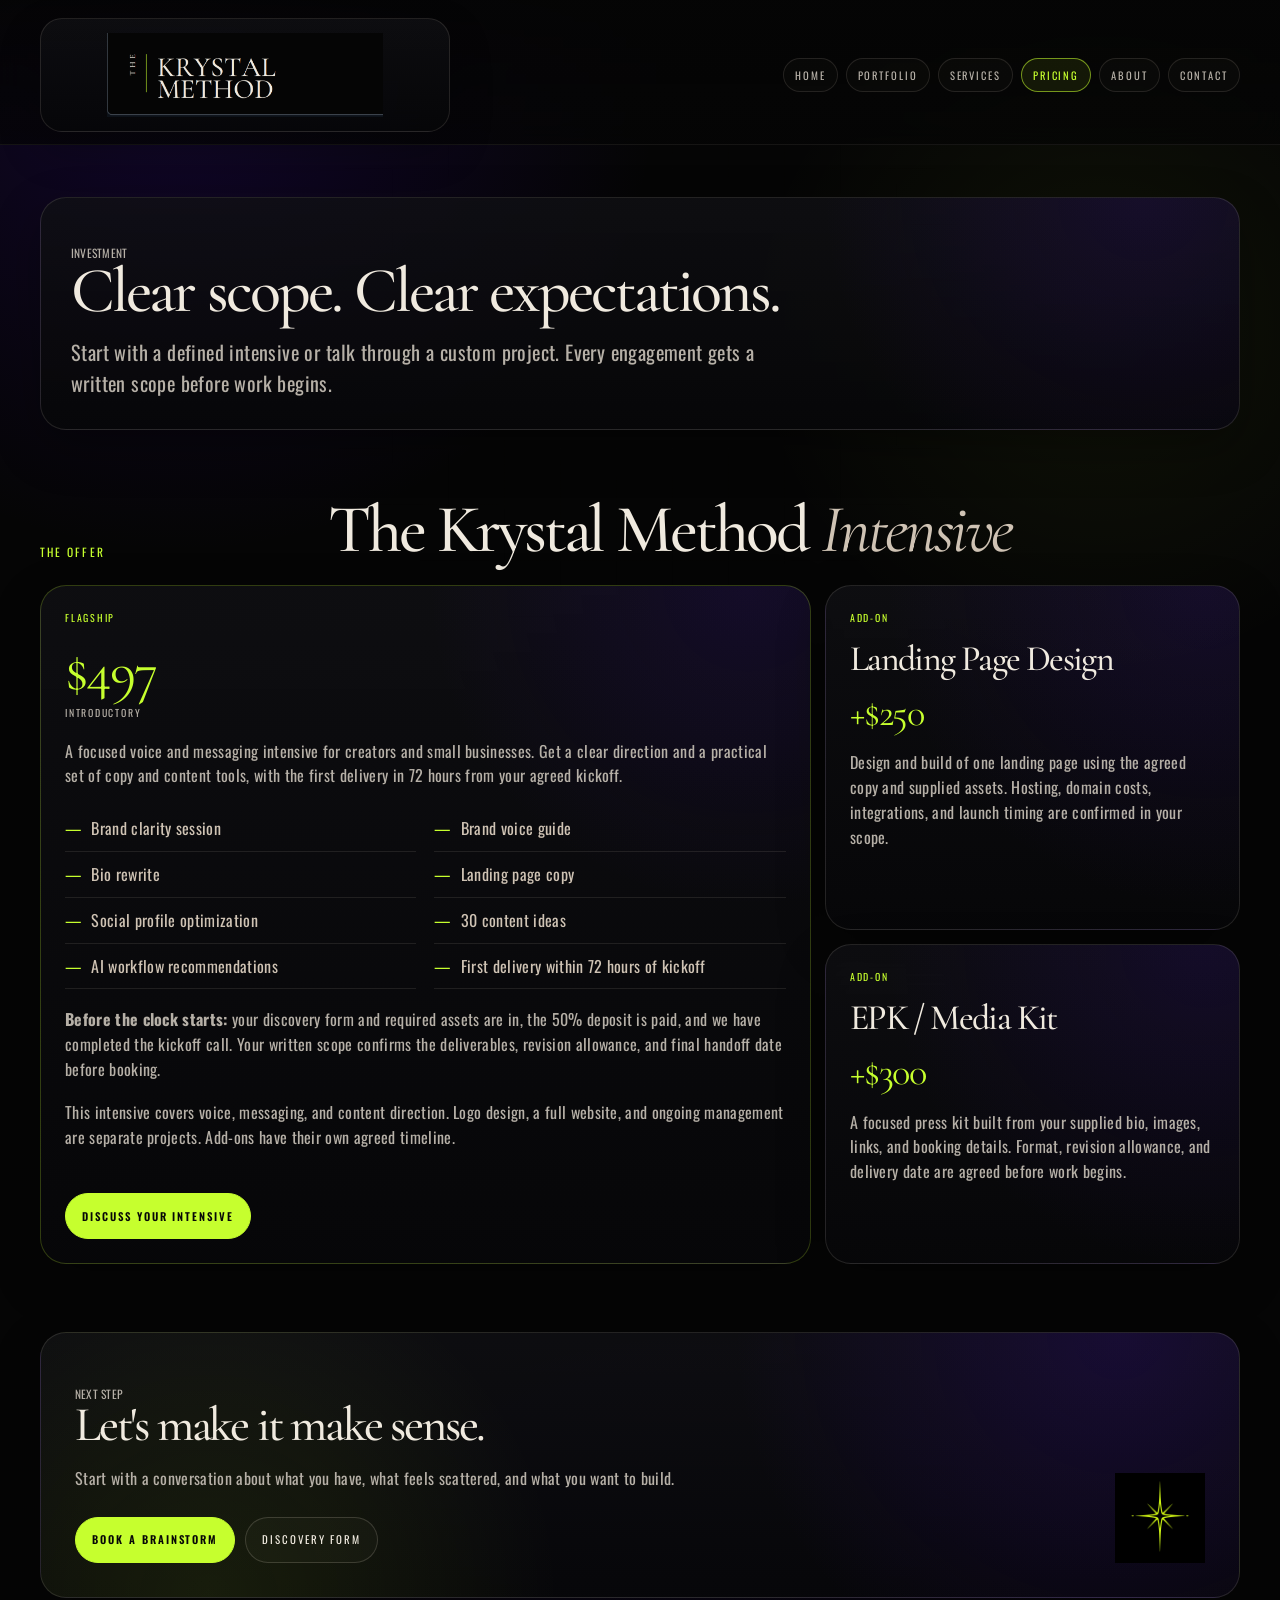
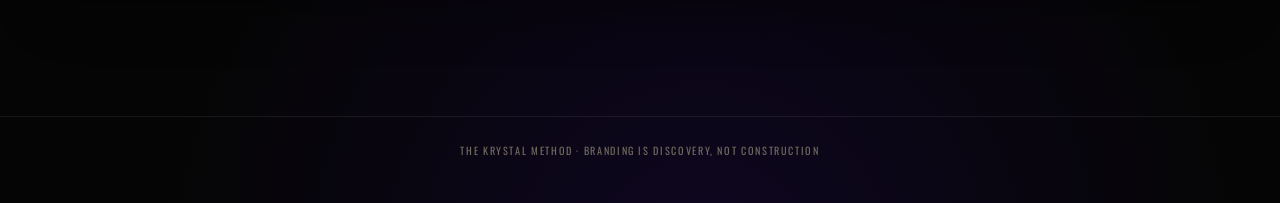
<file: pricing.html>
<!doctype html>
<html lang="en"><head><meta charset="utf-8"><meta name="viewport" content="width=device-width, initial-scale=1"><title>Pricing | The Krystal Method</title><meta name="description" content="The Krystal Method Intensive, published introductory rates, and scoped add-on services."><meta name="theme-color" content="#050505"><link rel="preconnect" href="https://fonts.googleapis.com"><link rel="preconnect" href="https://fonts.gstatic.com" crossorigin><link href="https://fonts.googleapis.com/css2?family=Cormorant+Garamond:ital,wght@0,400;0,500;0,600;1,400;1,500&family=Oswald:wght@300;400;500;600;700&display=swap" rel="stylesheet"><style>
    :root {
      --black: #050505;
      --ink: #09090c;
      --panel: #101014;
      --panel-soft: #151419;
      --bone: #f0eadf;
      --bone-soft: #cfc3b4;
      --taupe: #b6b0a7;
      --dim: #70695f;
      --lime: #c6ff2e;
      --purple: #3a0ca3;
      --line: rgba(233, 222, 204, .13);
      --line-bright: rgba(198, 255, 46, .22);
      --max: 1200px;
      --serif: "Cormorant Garamond", Georgia, serif;
      --condensed: "Oswald", Arial, sans-serif;
    }

    * { box-sizing: border-box; }
    html { scroll-behavior: smooth; }
    body {
      margin: 0;
      background:
        radial-gradient(circle at 14% 4%, rgba(58,12,163,.24), transparent 30rem),
        radial-gradient(circle at 86% 18%, rgba(198,255,46,.06), transparent 22rem),
        radial-gradient(circle at 55% 104%, rgba(58,12,163,.18), transparent 34rem),
        var(--black);
      color: var(--bone);
      font-family: var(--condensed);
      line-height: 1.55;
      overflow-x: hidden;
    }

    body::before {
      content: "";
      position: fixed;
      inset: 0;
      pointer-events: none;
      z-index: -1;
      opacity: .20;
      background-image:
        linear-gradient(rgba(233,222,204,.035) 1px, transparent 1px),
        linear-gradient(90deg, rgba(233,222,204,.03) 1px, transparent 1px);
      background-size: 56px 56px;
      mask-image: radial-gradient(circle at 50% 35%, black, transparent 76%);
    }

    img { max-width: 100%; display: block; }
    a { color: inherit; text-decoration: none; }
    .wrap { width: min(var(--max), calc(100% - 34px)); margin: 0 auto; }

    .skip-link { position: absolute; left: -999px; }
    .skip-link:focus { left: 12px; top: 12px; z-index: 999; background: var(--bone); color: #050505; padding: 10px 14px; }

    .eyebrow,
    .nav a,
    .button,
    .pill,
    .tiny,
    .card-number,
    .case-type,
    .label {
      font-family: var(--condensed);
      text-transform: uppercase;
      letter-spacing: .18em;
    }

    .site-header {
      position: sticky;
      top: 0;
      z-index: 30;
      padding: 18px 0 12px;
      background: linear-gradient(180deg, rgba(5,5,5,.94), rgba(5,5,5,.70));
      backdrop-filter: blur(14px);
      border-bottom: 1px solid rgba(233,222,204,.07);
    }

    .header-inner {
      display: grid;
      grid-template-columns: minmax(190px, 410px) 1fr;
      gap: 18px;
      align-items: center;
    }

    .logo-link {
      display: block;
      padding: 14px 18px;
      border: 1px solid rgba(233,222,204,.12);
      background: linear-gradient(180deg, rgba(16,16,20,.78), rgba(7,7,9,.86));
      border-radius: 22px;
      box-shadow: 0 18px 40px rgba(0,0,0,.28);
    }

    .logo-link img {
      width: 100%;
      max-height: 84px;
      object-fit: contain;
    }

    .nav {
      display: flex;
      justify-content: flex-end;
      gap: 8px;
      flex-wrap: wrap;
    }

    .nav a {
      color: var(--taupe);
      font-size: .66rem;
      padding: 8px 11px;
      border: 1px solid rgba(233,222,204,.12);
      border-radius: 999px;
      background: rgba(233,222,204,.018);
    }

    .nav a:hover {
      color: var(--bone);
      border-color: var(--line-bright);
      background: rgba(198,255,46,.045);
    }

    main { padding: 18px 0 84px; }
    section { padding: 34px 0; scroll-margin-top: 150px; }
    a:focus-visible { outline: 2px solid var(--lime); outline-offset: 5px; }
    @media (prefers-reduced-motion: reduce) { html { scroll-behavior: auto; } }

    h1, h2, h3, h4 {
      margin: 0;
      font-family: var(--serif);
      color: var(--bone);
      font-weight: 500;
      letter-spacing: -.045em;
      line-height: .92;
    }

    h1 {
      font-size: clamp(3.2rem, 5vw, 4.6rem);
      max-width: 920px;
    }

    h2 {
      font-size: clamp(2.8rem, 5.3vw, 5.2rem);
      max-width: 860px;
    }

    h3 { font-size: clamp(2rem, 3.8vw, 3.6rem); }
    h4 { font-size: clamp(1.6rem, 2.5vw, 2.3rem); }

    .display-alt {
      font-style: italic;
      color: var(--bone-soft);
      font-weight: 400;
    }

    .eyebrow {
      color: var(--lime);
      font-size: .72rem;
      margin: 0 0 14px;
    }

    .lead {
      margin: 20px 0 0;
      color: var(--bone-soft);
      font-size: clamp(1.05rem, 1.6vw, 1.26rem);
      max-width: 700px;
      letter-spacing: .02em;
    }

    .button-row {
      display: flex;
      flex-wrap: wrap;
      gap: 10px;
      margin-top: 26px;
    }

    .button {
      display: inline-flex;
      justify-content: center;
      align-items: center;
      min-height: 46px;
      padding: 0 16px;
      border: 1px solid rgba(233,222,204,.18);
      border-radius: 999px;
      color: var(--bone);
      font-size: .68rem;
      background: rgba(233,222,204,.025);
    }

    .button.primary {
      background: var(--lime);
      color: #070707;
      border-color: var(--lime);
      font-weight: 600;
    }

    .hero-grid {
      display: grid;
      grid-template-columns: .9fr 1.1fr;
      gap: 18px;
      align-items: stretch;
    }

    .hero-copy {
      padding: clamp(26px, 4vw, 46px);
      min-height: 560px;
      border: 1px solid var(--line);
      border-radius: 30px;
      background:
        radial-gradient(circle at 20% 0%, rgba(58,12,163,.22), transparent 24rem),
        linear-gradient(180deg, rgba(16,16,20,.86), rgba(7,7,9,.92));
      display: flex;
      flex-direction: column;
      justify-content: center;
      box-shadow: 0 20px 54px rgba(0,0,0,.35);
    }

    .hero-copy h1 .break {
      display: block;
    }

    .hero-note {
      margin-top: 26px;
      padding-top: 20px;
      border-top: 1px solid rgba(198,255,46,.22);
      display: grid;
      gap: 8px;
      color: var(--taupe);
      font-size: .98rem;
      max-width: 620px;
    }

    .hero-note strong { color: var(--bone); font-weight: 500; }

    .pills {
      display: flex;
      flex-wrap: wrap;
      gap: 8px;
      margin-top: 22px;
    }

    .pill {
      color: var(--bone-soft);
      border: 1px solid rgba(198,255,46,.20);
      background: rgba(198,255,46,.035);
      border-radius: 999px;
      padding: 7px 10px;
      font-size: .60rem;
    }

    .proof-panel {
      border: 1px solid var(--line);
      border-radius: 30px;
      background:
        radial-gradient(circle at 78% 4%, rgba(58,12,163,.36), transparent 26rem),
        linear-gradient(180deg, rgba(15,15,20,.86), rgba(6,6,8,.94));
      padding: 18px;
      overflow: hidden;
      box-shadow: 0 20px 54px rgba(0,0,0,.35);
    }

    .proof-title {
      display: grid;
      grid-template-columns: 1fr auto;
      gap: 14px;
      align-items: end;
      padding: 4px 4px 14px;
      border-bottom: 1px solid rgba(233,222,204,.10);
      margin-bottom: 14px;
    }

    .proof-title h3 {
      font-size: clamp(2.1rem, 4vw, 4.4rem);
    }

    .label {
      color: var(--lime);
      font-size: .66rem;
      margin: 0 0 8px;
    }

    .proof-chip {
      color: var(--taupe);
      border: 1px solid rgba(198,255,46,.18);
      border-radius: 999px;
      padding: 8px 10px;
      font-size: .58rem;
      white-space: nowrap;
    }

    .editorial-proof {
      display: grid;
      grid-template-columns: 1.18fr .82fr;
      gap: 12px;
    }

    .proof-stack {
      display: grid;
      gap: 12px;
    }

    .proof-row {
      display: grid;
      grid-template-columns: repeat(3, 1fr);
      gap: 12px;
      margin-top: 12px;
    }

    .image-card {
      position: relative;
      overflow: hidden;
      border: 1px solid rgba(233,222,204,.13);
      border-radius: 20px;
      background: #08080a;
      min-height: 170px;
      box-shadow: 0 12px 32px rgba(0,0,0,.32);
    }

    .image-card.large { min-height: 420px; }
    .image-card.medium { min-height: 204px; }
    .proof-row .image-card { min-height: 160px; }

    .image-card img {
      width: 100%;
      height: 100%;
      object-fit: cover;
      object-position: center;
    }

    .image-card.contain img {
      object-fit: contain;
      padding: 10px;
      background: #060607;
    }

    .image-card .caption {
      position: absolute;
      left: 10px;
      bottom: 10px;
      background: rgba(5,5,5,.80);
      border: 1px solid rgba(233,222,204,.12);
      border-radius: 999px;
      padding: 7px 9px;
      color: var(--bone-soft);
      font-size: .58rem;
      font-family: var(--condensed);
      text-transform: uppercase;
      letter-spacing: .12em;
    }

    .stripe {
      border-top: 1px solid var(--line);
      border-bottom: 1px solid var(--line);
      background: rgba(233,222,204,.018);
      margin: 20px 0 4px;
    }

    .stripe-inner {
      display: grid;
      grid-template-columns: repeat(3, 1fr);
      gap: 1px;
      background: rgba(233,222,204,.08);
    }

    .stripe-card {
      background: #070708;
      padding: 22px;
      min-height: 172px;
    }

    .card-number {
      color: var(--lime);
      font-size: .62rem;
      margin-bottom: 18px;
    }

    .stripe-card h4 {
      font-size: clamp(1.55rem, 2.2vw, 2.15rem);
      margin-bottom: 10px;
    }

    .stripe-card p {
      margin: 0;
      color: var(--taupe);
      font-family: var(--condensed);
      letter-spacing: .02em;
    }

    .section-head {
      display: grid;
      grid-template-columns: 260px 1fr;
      gap: 28px;
      align-items: end;
      margin-bottom: 24px;
    }

    .section-head .eyebrow { margin-bottom: 0; }
    .section-head p:not(.eyebrow) {
      margin: 0;
      color: var(--taupe);
      max-width: 600px;
      font-family: var(--condensed);
      letter-spacing: .02em;
    }

    .truth-grid {
      display: grid;
      grid-template-columns: .86fr 1.14fr;
      gap: 18px;
      align-items: stretch;
    }

    .quote-block,
    .text-block,
    .case-card,
    .service-card,
    .method-card,
    .contact-card {
      border: 1px solid var(--line);
      border-radius: 26px;
      background:
        radial-gradient(circle at 92% 0%, rgba(58,12,163,.17), transparent 20rem),
        linear-gradient(180deg, rgba(16,16,20,.78), rgba(7,7,9,.92));
      box-shadow: 0 18px 48px rgba(0,0,0,.30);
    }

    .quote-block {
      padding: 30px;
      min-height: 100%;
      display: flex;
      flex-direction: column;
      justify-content: space-between;
    }

    .quote-block img {
      width: 70px;
      margin-bottom: 30px;
    }

    .quote-block blockquote {
      margin: 0;
      font-family: var(--serif);
      color: var(--bone);
      font-size: clamp(2.2rem, 4vw, 4.2rem);
      line-height: .95;
      letter-spacing: -.045em;
    }

    .text-block {
      padding: 30px;
    }

    .text-block p {
      color: var(--taupe);
      margin: 16px 0 0;
      font-family: var(--condensed);
      letter-spacing: .02em;
    }

    .case-card {
      overflow: hidden;
      margin-bottom: 18px;
    }

    .case-grid {
      display: grid;
      grid-template-columns: .9fr 1.1fr;
      min-height: 430px;
    }

    .case-copy {
      padding: 30px;
      display: flex;
      flex-direction: column;
      justify-content: center;
    }

    .case-type {
      color: var(--lime);
      font-size: .66rem;
      margin-bottom: 15px;
    }

    .case-copy p {
      color: var(--taupe);
      margin: 16px 0 0;
      font-family: var(--condensed);
      letter-spacing: .02em;
      max-width: 560px;
    }

    .case-images {
      border-left: 1px solid var(--line);
      padding: 14px;
      background:
        radial-gradient(circle at 80% 16%, rgba(58,12,163,.28), transparent 22rem),
        #08080a;
    }

    .case-images.single .image-card {
      height: 100%;
      min-height: 380px;
    }

    .book-layout {
      display: grid;
      grid-template-columns: 1fr 1fr;
      gap: 12px;
      height: 100%;
    }

    .tag-row {
      display: flex;
      flex-wrap: wrap;
      gap: 7px;
      margin-top: 22px;
    }

    .tag-row span {
      color: var(--bone-soft);
      border: 1px solid rgba(198,255,46,.18);
      border-radius: 999px;
      padding: 6px 9px;
      font-family: var(--condensed);
      text-transform: uppercase;
      letter-spacing: .12em;
      font-size: .58rem;
      background: rgba(198,255,46,.025);
    }

    .mini-proof {
      display: grid;
      grid-template-columns: repeat(2, 1fr);
      gap: 18px;
      margin-top: 18px;
    }

    .mini-proof .case-card {
      margin: 0;
    }

    .mini-proof-inner {
      display: grid;
      grid-template-columns: 168px 1fr;
      gap: 20px;
      align-items: center;
      padding: 18px;
    }

    .mini-proof .image-card {
      min-height: 150px;
    }

    .build-grid {
      display: grid;
      grid-template-columns: repeat(3, 1fr);
      gap: 14px;
    }

    .service-card {
      padding: 24px;
      min-height: 240px;
      display: grid;
      align-content: space-between;
      gap: 24px;
    }

    .service-card h4 {
      font-size: clamp(1.8rem, 2.8vw, 2.8rem);
    }

    .service-card p {
      margin: 0;
      color: var(--taupe);
      font-family: var(--condensed);
      letter-spacing: .02em;
    }

    .method-grid {
      display: grid;
      grid-template-columns: repeat(5, 1fr);
      gap: 12px;
    }

    .method-card {
      padding: 20px;
      min-height: 240px;
    }

    .method-card h4 {
      font-size: clamp(1.5rem, 2vw, 2rem);
      margin-top: 28px;
    }

    .method-card p {
      color: var(--taupe);
      font-family: var(--condensed);
      letter-spacing: .02em;
      margin: 12px 0 0;
    }

    .about-grid {
      display: grid;
      grid-template-columns: 1fr 1fr;
      gap: 18px;
    }

    .contact-card {
      padding: 34px;
      background:
        radial-gradient(circle at 14% 100%, rgba(198,255,46,.09), transparent 22rem),
        radial-gradient(circle at 90% 0%, rgba(58,12,163,.24), transparent 24rem),
        linear-gradient(180deg, rgba(16,16,20,.82), rgba(7,7,9,.94));
    }

    .contact-grid {
      display: grid;
      grid-template-columns: 1fr 120px;
      gap: 28px;
      align-items: end;
    }

    .contact-card p {
      color: var(--taupe);
      margin: 18px 0 0;
      max-width: 690px;
      font-family: var(--condensed);
      letter-spacing: .02em;
    }

    .contact-card img {
      width: 90px;
      margin-left: auto;
    }

    footer {
      border-top: 1px solid rgba(233,222,204,.09);
      padding: 26px 0 44px;
      color: var(--dim);
      text-align: center;
      font-size: .64rem;
      font-family: var(--condensed);
      text-transform: uppercase;
      letter-spacing: .16em;
    }

    .offer-grid {
      display: grid;
      grid-template-columns: 1.3fr .7fr;
      gap: 14px;
      align-items: stretch;
    }

    .offer-card {
      align-content: start;
      gap: 18px;
    }

    .offer-card.flagship {
      border-color: var(--line-bright);
    }

    .offer-card .price {
      display: block;
      font-family: var(--serif);
      color: var(--lime);
      font-size: clamp(2.6rem, 4.4vw, 3.8rem);
      line-height: 1;
      letter-spacing: -.03em;
    }

    .offer-card .price-note {
      display: block;
      margin-top: 6px;
      color: var(--taupe);
      font-size: .62rem;
      text-transform: uppercase;
      letter-spacing: .18em;
    }

    .offer-list {
      list-style: none;
      margin: 0;
      padding: 0;
      display: grid;
      grid-template-columns: repeat(2, 1fr);
      gap: 0 18px;
    }

    .offer-list li {
      padding: 10px 0;
      border-bottom: 1px solid rgba(233,222,204,.10);
      color: var(--bone-soft);
      letter-spacing: .02em;
    }

    .offer-list li::before {
      content: "—";
      color: var(--lime);
      margin-right: 10px;
    }

    .add-on-stack {
      display: grid;
      gap: 14px;
    }

    .add-on-stack .service-card {
      min-height: 0;
    }

    .add-on-stack .price {
      font-size: clamp(2rem, 3vw, 2.6rem);
    }

    @media (max-width: 1040px) {
      .hero-grid,
      .truth-grid,
      .case-grid,
      .about-grid,
      .contact-grid {
        grid-template-columns: 1fr;
      }

      .section-head {
        grid-template-columns: 1fr;
        gap: 8px;
      }

      .case-images {
        border-left: 0;
        border-top: 1px solid var(--line);
      }

      .stripe-inner,
      .build-grid {
        grid-template-columns: repeat(2, 1fr);
      }

      .method-grid {
        grid-template-columns: repeat(2, 1fr);
      }

      .mini-proof,
      .offer-grid {
        grid-template-columns: 1fr;
      }

      .contact-card img {
        margin: 0;
      }
    }

    @media (max-width: 720px) {
      .wrap { width: min(var(--max), calc(100% - 22px)); }

      .site-header {
        position: relative;
        padding: 12px 0 8px;
      }

      .header-inner {
        grid-template-columns: 1fr;
        gap: 10px;
      }

      .logo-link {
        border-radius: 18px;
        padding: 10px 13px;
      }

      .logo-link img {
        max-height: 76px;
        width: min(380px, 100%);
      }

      .nav {
        justify-content: center;
        flex-wrap: wrap;
        overflow: visible;
        gap: 6px;
        padding-bottom: 3px;
      }

      .nav::-webkit-scrollbar {
        display: none;
      }

      .nav a {
        flex: 0 0 auto;
        padding: 7px 9px;
        font-size: .56rem;
        letter-spacing: .13em;
      }

      main { padding: 12px 0 64px; }
      section { padding: 25px 0; }

      .hero-copy {
        min-height: auto;
        padding: 26px 20px;
      }

      h1 {
        font-size: clamp(3.2rem, 14vw, 5.1rem);
      }

      h2 {
        font-size: clamp(2.55rem, 11vw, 4.2rem);
      }

      h3 {
        font-size: clamp(2rem, 9vw, 3.2rem);
      }

      .proof-title {
        grid-template-columns: 1fr;
        align-items: start;
      }

      .proof-chip {
        width: fit-content;
      }

      .editorial-proof,
      .proof-row,
      .book-layout,
      .stripe-inner,
      .build-grid,
      .method-grid,
      .mini-proof-inner,
      .offer-list {
        grid-template-columns: 1fr;
      }

      .proof-row {
        margin-top: 12px;
      }

      .image-card.large,
      .case-images.single .image-card {
        min-height: 300px;
      }

      .image-card.medium,
      .proof-row .image-card,
      .mini-proof .image-card {
        min-height: 230px;
      }

      .stripe-card,
      .text-block,
      .quote-block,
      .case-copy,
      .service-card,
      .method-card,
      .contact-card {
        padding: 22px 19px;
      }

      .case-grid {
        min-height: auto;
      }

      .case-images {
        padding: 12px;
      }

      .tag-row {
        gap: 6px;
      }

      .tag-row span {
        font-size: .54rem;
      }

      .button-row .button,
      .contact-card .button {
        width: 100%;
      }

      .quote-block blockquote {
        font-size: clamp(2.4rem, 10vw, 3.8rem);
      }

      .contact-card img {
        display: none;
      }
    }
  
    .nav a[aria-current="page"] { color: var(--lime); border-color: rgba(198,255,46,.55); background: rgba(198,255,46,.08); }
  </style><link rel="canonical" href="https://thekrystalmethod.com/pricing.html"><link rel="icon" type="image/png" href="assets/logos/brand-mark-FINAL.png"></head><body><a class="skip-link" href="#content">Skip to content</a><header class="site-header"><div class="wrap header-inner"><a class="logo-link" href="index.html" aria-label="The Krystal Method home"><img src="assets/logos/tkm-logo-horizontal.png" alt="The Krystal Method"></a><nav class="nav" aria-label="Primary navigation"><a href="index.html">Home</a><a href="portfolio.html">Portfolio</a><a href="services.html">Services</a><a href="pricing.html" aria-current="page">Pricing</a><a href="about.html">About</a><a href="contact.html">Contact</a></nav></div></header><main id="content"><section class="wrap" style="padding-top:34px"><div class="text-block"><p class="eyebrow">Investment</p><h1>Clear scope. Clear expectations.</h1><p class="lead">Start with a defined intensive or talk through a custom project. Every engagement gets a written scope before work begins.</p></div></section><section id="offer" class="wrap">
      <div class="section-head">
        <p class="eyebrow">The offer</p>
        <div>
          <h2>The Krystal Method <span class="display-alt">Intensive</span></h2>
        </div>
      </div>

      <div class="offer-grid">
        <article class="service-card offer-card flagship">
          <div>
            <div class="card-number">Flagship</div>
            <span class="price">$497</span>
            <span class="price-note">Introductory</span>
          </div>
          <p>A focused voice and messaging intensive for creators and small businesses. Get a clear direction and a practical set of copy and content tools, with the first delivery in 72 hours from your agreed kickoff.</p>
          <ul class="offer-list">
            <li>Brand clarity session</li>
            <li>Brand voice guide</li>
            <li>Bio rewrite</li>
            <li>Landing page copy</li>
            <li>Social profile optimization</li>
            <li>30 content ideas</li>
            <li>AI workflow recommendations</li>
            <li>First delivery within 72 hours of kickoff</li>
          </ul>
          <p><strong>Before the clock starts:</strong> your discovery form and required assets are in, the 50% deposit is paid, and we have completed the kickoff call. Your written scope confirms the deliverables, revision allowance, and final handoff date before booking.</p>
          <p>This intensive covers voice, messaging, and content direction. Logo design, a full website, and ongoing management are separate projects. Add-ons have their own agreed timeline.</p>
          <div class="button-row"><a class="button primary" href="https://calendly.com/krystal-method">Discuss your intensive</a></div>
        </article>

        <div class="add-on-stack">
          <article class="service-card offer-card">
            <div>
              <div class="card-number">Add-on</div>
              <h4>Landing Page Design</h4>
            </div>
            <span class="price">+$250</span>
            <p>Design and build of one landing page using the agreed copy and supplied assets. Hosting, domain costs, integrations, and launch timing are confirmed in your scope.</p>
          </article>
          <article class="service-card offer-card">
            <div>
              <div class="card-number">Add-on</div>
              <h4>EPK / Media Kit</h4>
            </div>
            <span class="price">+$300</span>
            <p>A focused press kit built from your supplied bio, images, links, and booking details. Format, revision allowance, and delivery date are agreed before work begins.</p>
          </article>
        </div>
      </div>
    </section><section class="wrap"><div class="contact-card"><div class="contact-grid"><div><p class="eyebrow">Next step</p><h3>Let's make it make sense.</h3><p>Start with a conversation about what you have, what feels scattered, and what you want to build.</p><div class="button-row"><a class="button primary" href="https://calendly.com/krystal-method">Book a brainstorm</a><a class="button" href="discovery.html">Discovery form</a></div></div><img src="assets/logos/tkm-star.jpeg" alt=""></div></div></section></main><footer><div class="wrap">The Krystal Method · Branding is discovery, not construction</div></footer></body></html>
</file>
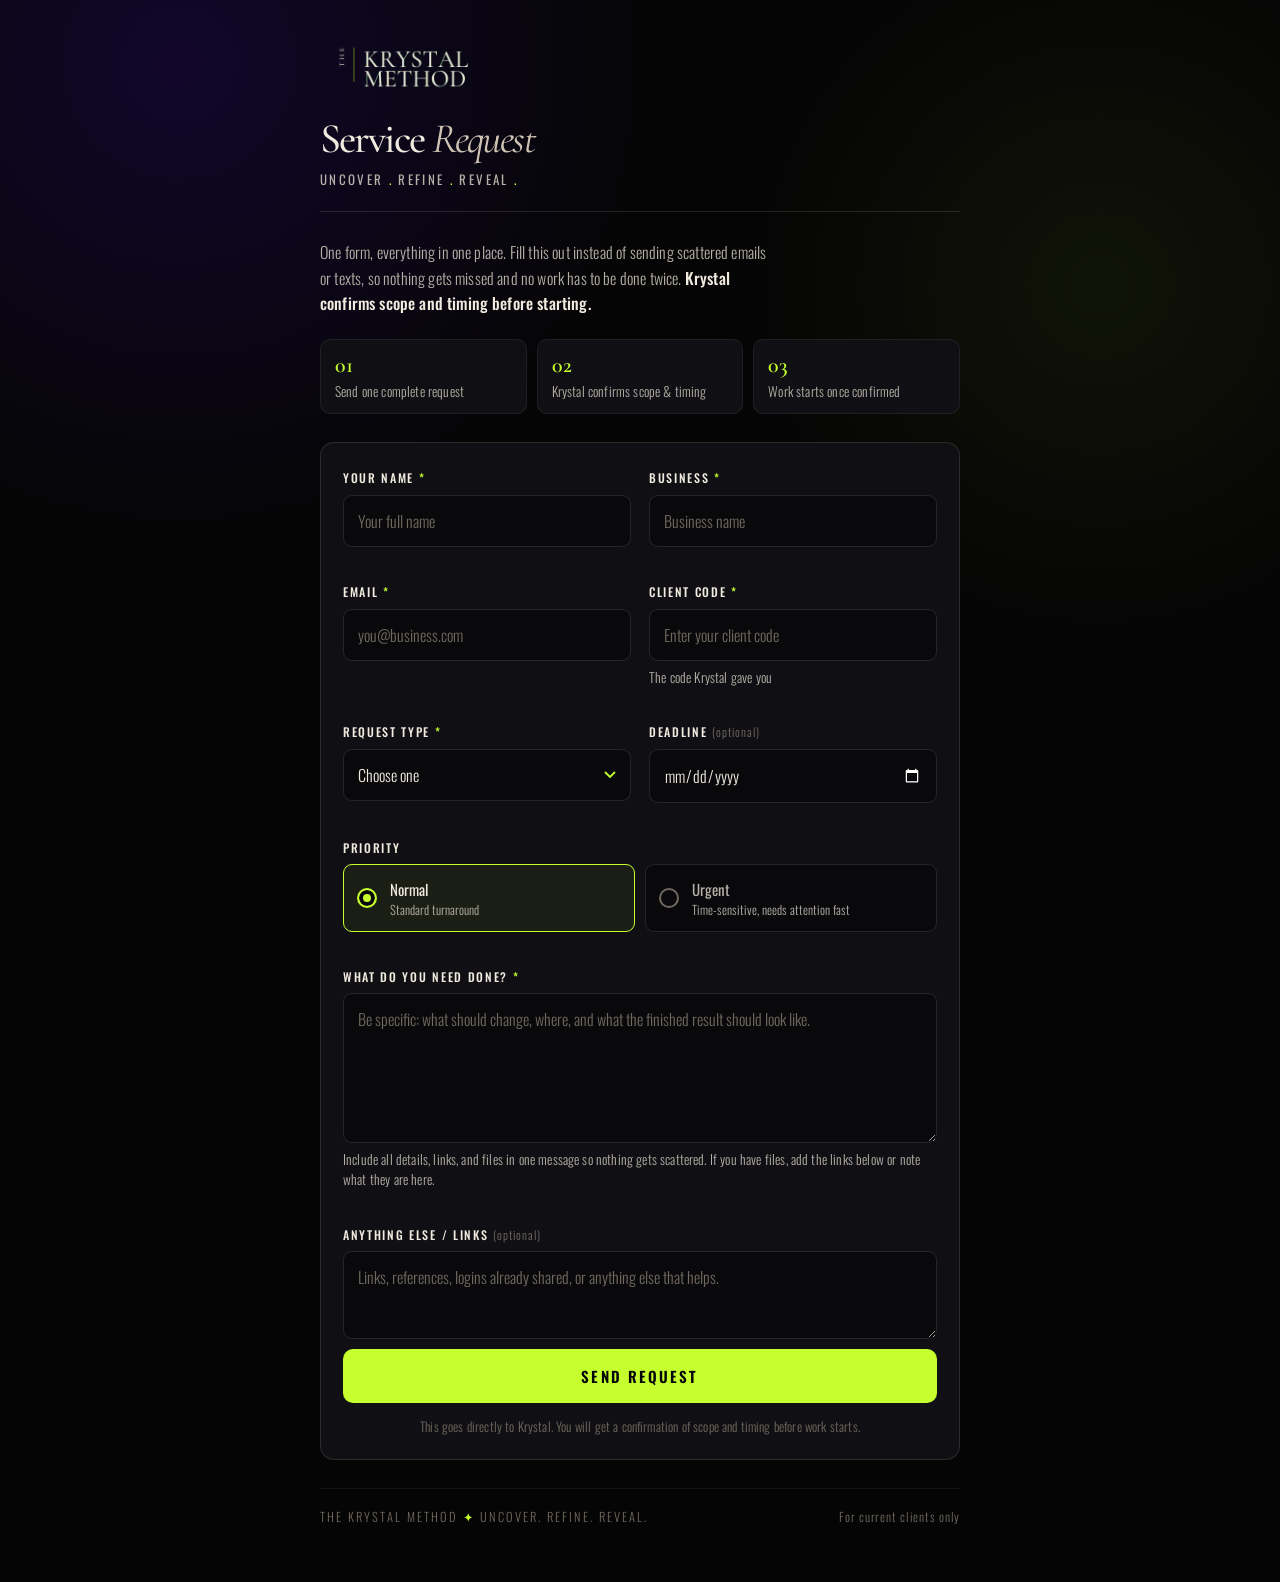
<file: request.html>
<!doctype html>
<html lang="en">
<head>
<meta charset="utf-8" />
<meta name="viewport" content="width=device-width, initial-scale=1, viewport-fit=cover" />
<meta name="robots" content="noindex, nofollow" />
<meta name="color-scheme" content="dark" />
<meta name="theme-color" content="#050505" />
<link rel="icon" href="data:," />
<title>Service Request — The Krystal Method</title>
<link rel="preconnect" href="https://fonts.googleapis.com">
<link rel="preconnect" href="https://fonts.gstatic.com" crossorigin>
<link href="https://fonts.googleapis.com/css2?family=Cormorant+Garamond:ital,wght@0,400;0,500;0,600;1,400;1,500&family=Oswald:wght@300;400;500;600;700&display=swap" rel="stylesheet">
<style>
  :root{
    --bg:#050505;
    --ink:#09090c;
    --panel:#101014;
    --panel-2:#151419;
    --line:rgba(233,222,204,.13);
    --line-soft:rgba(233,222,204,.07);
    --line-bright:rgba(198,255,46,.22);
    --lime:#C6FF2E;
    --lime-dim:#9acc1f;
    --text:#F0EADF;
    --bone-soft:#CFC3B4;
    --muted:#B6B0A7;
    --muted-2:#70695F;
    --purple:#3A0CA3;
    --error:#ff8a7a;
    --radius:14px;
  }
  *{box-sizing:border-box}
  html{scroll-behavior:smooth}
  body{
    margin:0;
    background:
      radial-gradient(circle at 14% 4%, rgba(58,12,163,.24), transparent 30rem),
      radial-gradient(circle at 86% 18%, rgba(198,255,46,.06), transparent 22rem),
      var(--bg);
    color:var(--text);
    font-family:"Oswald", system-ui, -apple-system, Segoe UI, Roboto, sans-serif;
    font-weight:300;
    letter-spacing:.01em;
    line-height:1.55;
    -webkit-font-smoothing:antialiased;
  }
  a{color:var(--lime)}
  .wrap{
    max-width:680px;
    margin:0 auto;
    padding:28px 20px 56px;
  }
  /* Header */
  .brand{
    display:flex;
    align-items:flex-start;
    justify-content:space-between;
    gap:16px;
    padding-bottom:22px;
    border-bottom:1px solid var(--line);
    margin-bottom:28px;
  }
  .brand-left{display:flex;gap:14px;align-items:flex-start}
  .brand-logo{width:min(290px,68vw);max-height:84px;object-fit:contain;margin-bottom:14px}
  .star{
    width:34px;height:34px;flex:0 0 34px;margin-top:4px;
    color:var(--lime);
  }
  .eyebrow{
    font-size:11px;
    letter-spacing:.18em;
    text-transform:uppercase;
    color:var(--lime);
    font-weight:500;
    margin:0 0 6px;
  }
  h1{
    font-family:"Cormorant Garamond", Georgia, serif;
    font-weight:500;
    font-size:42px;
    line-height:.92;
    margin:0;
    letter-spacing:-.045em;
  }
  h1 em{font-style:italic;font-weight:400;color:var(--bone-soft)}
  .tagline{
    margin:10px 0 0;
    font-size:13px;
    letter-spacing:.18em;
    text-transform:uppercase;
    color:var(--muted);
    font-weight:400;
  }
  .tagline span{color:var(--lime)}
  .intro{
    color:var(--muted);
    font-size:16px;
    line-height:1.6;
    margin:0 0 8px;
    max-width:56ch;
  }
  .intro strong{color:var(--text);font-weight:500}

  /* How it works strip */
  .steps{
    display:grid;
    grid-template-columns:1fr 1fr 1fr;
    gap:10px;
    margin:22px 0 28px;
  }
  .step{
    background:var(--panel);
    border:1px solid var(--line-soft);
    border-radius:10px;
    padding:14px 14px 12px;
  }
  .step b{
    display:block;
    font-family:"Cormorant Garamond", serif;
    font-size:22px;
    line-height:1;
    color:var(--lime);
    margin-bottom:6px;
    font-weight:600;
  }
  .step span{font-size:13.5px;line-height:1.45;color:var(--muted);display:block}
  @media (max-width:560px){
    .steps{grid-template-columns:1fr}
    h1{font-size:36px}
    .wrap{padding:22px 16px 48px}
  }

  /* Form */
  form{
    background:var(--panel);
    border:1px solid var(--line);
    border-radius:var(--radius);
    padding:26px 22px 22px;
  }
  @media (max-width:560px){ form{padding:20px 16px 18px} }
  .grid{
    display:grid;
    grid-template-columns:1fr 1fr;
    gap:18px;
  }
  @media (max-width:560px){ .grid{grid-template-columns:1fr} }
  .field{display:flex;flex-direction:column;gap:7px;margin-bottom:18px}
  .field.full{grid-column:1 / -1}
  label{
    font-size:12px;
    letter-spacing:.14em;
    text-transform:uppercase;
    font-weight:500;
    color:var(--text);
  }
  label .req{color:var(--lime)}
  label .opt{
    color:var(--muted-2);
    letter-spacing:.08em;
    text-transform:none;
    font-weight:300;
    font-size:12px;
  }
  .hint{
    font-size:13.5px;
    color:var(--muted);
    line-height:1.45;
    margin:0;
    font-weight:300;
  }
  input, select, textarea{
    width:100%;
    background:#09090c;
    border:1px solid var(--line);
    border-radius:9px;
    color:var(--text);
    font-family:inherit;
    font-size:16px;
    font-weight:300;
    padding:13px 14px;
    min-height:48px;
    outline:none;
    transition:border-color .15s, box-shadow .15s;
    appearance:none;
  }
  textarea{min-height:150px;resize:vertical;line-height:1.55}
  select{
    background-image:url("data:image/svg+xml,%3Csvg xmlns='http://www.w3.org/2000/svg' width='12' height='8' viewBox='0 0 12 8'%3E%3Cpath d='M1 1l5 5 5-5' fill='none' stroke='%23C6FF2E' stroke-width='1.8'/%3E%3C/svg%3E");
    background-repeat:no-repeat;
    background-position:right 14px center;
    padding-right:38px;
  }
  input[type="date"]{color-scheme:dark}
  input:focus, select:focus, textarea:focus{
    border-color:var(--lime);
    box-shadow:0 0 0 3px rgba(198,255,46,.14);
  }
  input::placeholder, textarea::placeholder{color:#70695F}

  /* Priority toggle */
  .priority{
    display:grid;
    grid-template-columns:1fr 1fr;
    gap:10px;
  }
  .priority label{
    text-transform:none;
    letter-spacing:0;
    cursor:pointer;
  }
  .priority label{position:relative}
  .priority input{
    appearance:none;-webkit-appearance:none;
    position:absolute;left:14px;top:50%;transform:translateY(-50%);
    width:20px;height:20px;min-height:20px;padding:0;margin:0;
    border-radius:50%;border:2px solid #70695F;background:#09090c;
    cursor:pointer;flex:none;z-index:1;
  }
  .priority input:checked{border-color:var(--lime);background:var(--lime);box-shadow:inset 0 0 0 4px #09090c}
  .priority input:focus-visible{box-shadow:0 0 0 3px rgba(198,255,46,.25)}
  .priority input:checked:focus-visible{box-shadow:inset 0 0 0 4px #09090c, 0 0 0 3px rgba(198,255,46,.25)}
  .priority .pill{
    display:flex;align-items:center;gap:10px;
    border:1px solid var(--line);
    background:#09090c;
    border-radius:9px;
    padding:13px 14px 13px 46px;
    min-height:48px;
    font-size:15px;
    font-weight:400;
    color:var(--muted);
    transition:all .15s;
  }
  .priority input:checked ~ .pill{border-color:var(--lime);color:var(--text);background:rgba(198,255,46,.06)}
  .priority .pill small{display:block;font-size:12.5px;color:var(--muted);font-weight:300;line-height:1.3}
  .priority .pill-text{display:flex;flex-direction:column}

  /* Honeypot — hidden from humans */
  .hp{
    position:absolute !important;
    left:-9999px !important;
    top:auto;
    width:1px;height:1px;
    overflow:hidden;
    opacity:0;
    pointer-events:none;
  }

  .submit{
    width:100%;
    background:var(--lime);
    color:#050505;
    border:none;
    border-radius:10px;
    padding:16px 18px;
    min-height:54px;
    font-family:inherit;
    font-size:15px;
    letter-spacing:.14em;
    text-transform:uppercase;
    font-weight:600;
    cursor:pointer;
    margin-top:4px;
    transition:background .15s, transform .1s;
  }
  .submit:hover{background:#d4ff57}
  .submit:active{transform:translateY(1px)}
  .submit:disabled{opacity:.6;cursor:wait}
  .fineprint{
    text-align:center;
    color:var(--muted-2);
    font-size:13px;
    margin:14px 0 0;
    line-height:1.5;
  }

  /* States */
  .alert{
    display:none;
    border-radius:10px;
    padding:16px 16px;
    margin-bottom:18px;
    font-size:15px;
    line-height:1.55;
  }
  .alert.show{display:block}
  .alert-error{
    background:rgba(255,90,70,.09);
    border:1px solid rgba(255,138,122,.45);
    color:#ffd9d3;
  }
  .alert-error a{color:#fff;text-decoration:underline}

  .success{
    display:none;
    background:var(--panel);
    border:1px solid var(--lime);
    border-radius:var(--radius);
    padding:36px 26px 30px;
    text-align:center;
  }
  .success.show{display:block}
  .success .star{margin:0 auto 16px;width:40px;height:40px}
  .success p{
    font-family:"Cormorant Garamond", Georgia, serif;
    font-size:28px;
    line-height:1.25;
    font-weight:600;
    margin:0 auto;
    max-width:28ch;
  }
  .success .sub{
    font-family:"Oswald", sans-serif;
    font-size:14.5px;
    font-weight:300;
    color:var(--muted);
    margin-top:14px;
    line-height:1.6;
  }

  footer{
    margin-top:28px;
    padding-top:18px;
    border-top:1px solid var(--line-soft);
    display:flex;
    justify-content:space-between;
    gap:12px;
    flex-wrap:wrap;
    color:var(--muted-2);
    font-size:12.5px;
    letter-spacing:.06em;
  }
  footer .f-tag{letter-spacing:.16em;text-transform:uppercase}
  footer .f-tag i{color:var(--lime);font-style:normal}
</style>
</head>
<body>
<div class="wrap">

  <header class="brand">
    <div class="brand-left">
      <div>
        <img class="brand-logo" src="assets/logos/logo_horizontal_white.png" alt="The Krystal Method">
        <h1>Service <em>Request</em></h1>
        <p class="tagline">Uncover <span>.</span> Refine <span>.</span> Reveal <span>.</span></p>
      </div>
    </div>
  </header>

  <p class="intro">One form, everything in one place. Fill this out instead of sending scattered emails or texts, so nothing gets missed and no work has to be done twice. <strong>Krystal confirms scope and timing before starting.</strong></p>

  <div class="steps" aria-hidden="true">
    <div class="step"><b>01</b><span>Send one complete request</span></div>
    <div class="step"><b>02</b><span>Krystal confirms scope &amp; timing</span></div>
    <div class="step"><b>03</b><span>Work starts once confirmed</span></div>
  </div>

  <div id="errorBox" class="alert alert-error" role="alert"></div>

  <form id="requestForm" novalidate>
    <div class="grid">
      <div class="field">
        <label for="name">Your name <span class="req">*</span></label>
        <input id="name" name="name" type="text" autocomplete="name" required placeholder="Your full name">
      </div>
      <div class="field">
        <label for="business">Business <span class="req">*</span></label>
        <input id="business" name="business" type="text" autocomplete="organization" required placeholder="Business name">
      </div>
      <div class="field">
        <label for="email">Email <span class="req">*</span></label>
        <input id="email" name="email" type="email" autocomplete="email" required placeholder="you@business.com">
      </div>
      <div class="field">
        <label for="client_code">Client code <span class="req">*</span></label>
        <input id="client_code" name="client_code" type="text" required placeholder="Enter your client code" autocomplete="off">
        <p class="hint">The code Krystal gave you</p>
      </div>
      <div class="field">
        <label for="request_type">Request type <span class="req">*</span></label>
        <select id="request_type" name="request_type" required>
          <option value="" selected disabled>Choose one</option>
          <option>Website change</option>
          <option>Menu or price update</option>
          <option>Social media post</option>
          <option>Email campaign</option>
          <option>Google Business update</option>
          <option>Other</option>
        </select>
      </div>
      <div class="field">
        <label for="deadline">Deadline <span class="opt">(optional)</span></label>
        <input id="deadline" name="deadline" type="date">
      </div>
      <div class="field full">
        <label>Priority</label>
        <div class="priority" role="radiogroup" aria-label="Priority">
          <label>
            <input type="radio" name="priority" value="Normal" checked>
            <span class="pill"><span class="pill-text">Normal<small>Standard turnaround</small></span></span>
          </label>
          <label>
            <input type="radio" name="priority" value="Urgent">
            <span class="pill"><span class="pill-text">Urgent<small>Time-sensitive, needs attention fast</small></span></span>
          </label>
        </div>
      </div>
      <div class="field full">
        <label for="details">What do you need done? <span class="req">*</span></label>
        <textarea id="details" name="details" required placeholder="Be specific: what should change, where, and what the finished result should look like."></textarea>
        <p class="hint">Include all details, links, and files in one message so nothing gets scattered. If you have files, add the links below or note what they are here.</p>
      </div>
      <div class="field full" style="margin-bottom:6px">
        <label for="extra">Anything else / links <span class="opt">(optional)</span></label>
        <textarea id="extra" name="extra" style="min-height:88px" placeholder="Links, references, logins already shared, or anything else that helps."></textarea>
      </div>
    </div>

    <!-- Honeypot: hidden from humans, bots fill it in -->
    <div class="hp" aria-hidden="true">
      <label for="_honey">Leave this field empty</label>
      <input id="_honey" name="_honey" type="text" tabindex="-1" autocomplete="off">
    </div>
    <div class="hp" aria-hidden="true">
      <label for="company_website">Company website</label>
      <input id="company_website" name="company_website" type="text" tabindex="-1" autocomplete="off">
    </div>

    <button class="submit" id="submitBtn" type="submit">Send request</button>
    <p class="fineprint">This goes directly to Krystal. You will get a confirmation of scope and timing before work starts.</p>
  </form>

  <div id="successBox" class="success" role="status">
    <svg class="star" viewBox="0 0 24 24" fill="#C6FF2E" aria-hidden="true"><path d="M12 0l2.6 9.4L24 12l-9.4 2.6L12 24l-2.6-9.4L0 12l9.4-2.6L12 0z"/></svg>
    <p>Request received. Krystal will confirm scope and timing before starting.</p>
  </div>

  <footer>
    <span class="f-tag">The Krystal Method <i>✦</i> Uncover. Refine. Reveal.</span>
    <span>For current clients only</span>
  </footer>
</div>

<script>
(function(){
  var form = document.getElementById('requestForm');
  var btn = document.getElementById('submitBtn');
  var errorBox = document.getElementById('errorBox');
  var successBox = document.getElementById('successBox');
  var ENDPOINT = 'https://formsubmit.co/ajax/krystal@thekrystalmethod.com';

  function showError(html){
    errorBox.innerHTML = html;
    errorBox.classList.add('show');
    errorBox.scrollIntoView({behavior:'smooth', block:'center'});
  }
  function hideError(){
    errorBox.classList.remove('show');
    errorBox.innerHTML = '';
  }

  form.addEventListener('submit', function(e){
    e.preventDefault();
    hideError();

    // Native required-field validation (no client-code value check — Krystal verifies it on receipt)
    if (!form.checkValidity()){
      form.reportValidity();
      return;
    }

    var honey = document.getElementById('_honey').value;
    var trap2 = document.getElementById('company_website').value;
    // If a bot filled the honeypots, silently pretend success without sending
    if (honey || trap2){
      form.style.display = 'none';
      successBox.classList.add('show');
      successBox.scrollIntoView({behavior:'smooth', block:'center'});
      return;
    }

    var priorityEl = form.querySelector('input[name="priority"]:checked');
    var payload = {
      name: document.getElementById('name').value.trim(),
      business: document.getElementById('business').value.trim(),
      email: document.getElementById('email').value.trim(),
      client_code: document.getElementById('client_code').value.trim(),
      request_type: document.getElementById('request_type').value,
      details: document.getElementById('details').value.trim(),
      deadline: document.getElementById('deadline').value || 'Not specified',
      priority: priorityEl ? priorityEl.value : 'Normal',
      extra: document.getElementById('extra').value.trim() || '',
      _replyto: document.getElementById('email').value.trim(),
      _subject: 'TKM Request: ' + document.getElementById('request_type').value + ' — ' + document.getElementById('business').value.trim(),
      _template: 'table',
      _captcha: 'true',
      _honey: honey
    };

    btn.disabled = true;
    btn.textContent = 'Sending…';

    fetch(ENDPOINT, {
      method: 'POST',
      headers: {
        'Content-Type': 'application/json',
        'Accept': 'application/json'
      },
      body: JSON.stringify(payload)
    }).then(function(res){
      return res.json().catch(function(){ return {}; }).then(function(data){
        if (res.ok && data && (data.success === 'true' || data.success === true || res.status === 200)){
          form.style.display = 'none';
          hideError();
          successBox.classList.add('show');
          successBox.scrollIntoView({behavior:'smooth', block:'center'});
        } else {
          throw new Error('send failed');
        }
      });
    }).catch(function(){
      btn.disabled = false;
      btn.textContent = 'Send request';
      showError('Something went wrong and your request was not sent. Please email <a href="mailto:krystal@thekrystalmethod.com">krystal@thekrystalmethod.com</a> directly with your request.');
    });
  });
})();
</script>
</body>
</html>
</file>
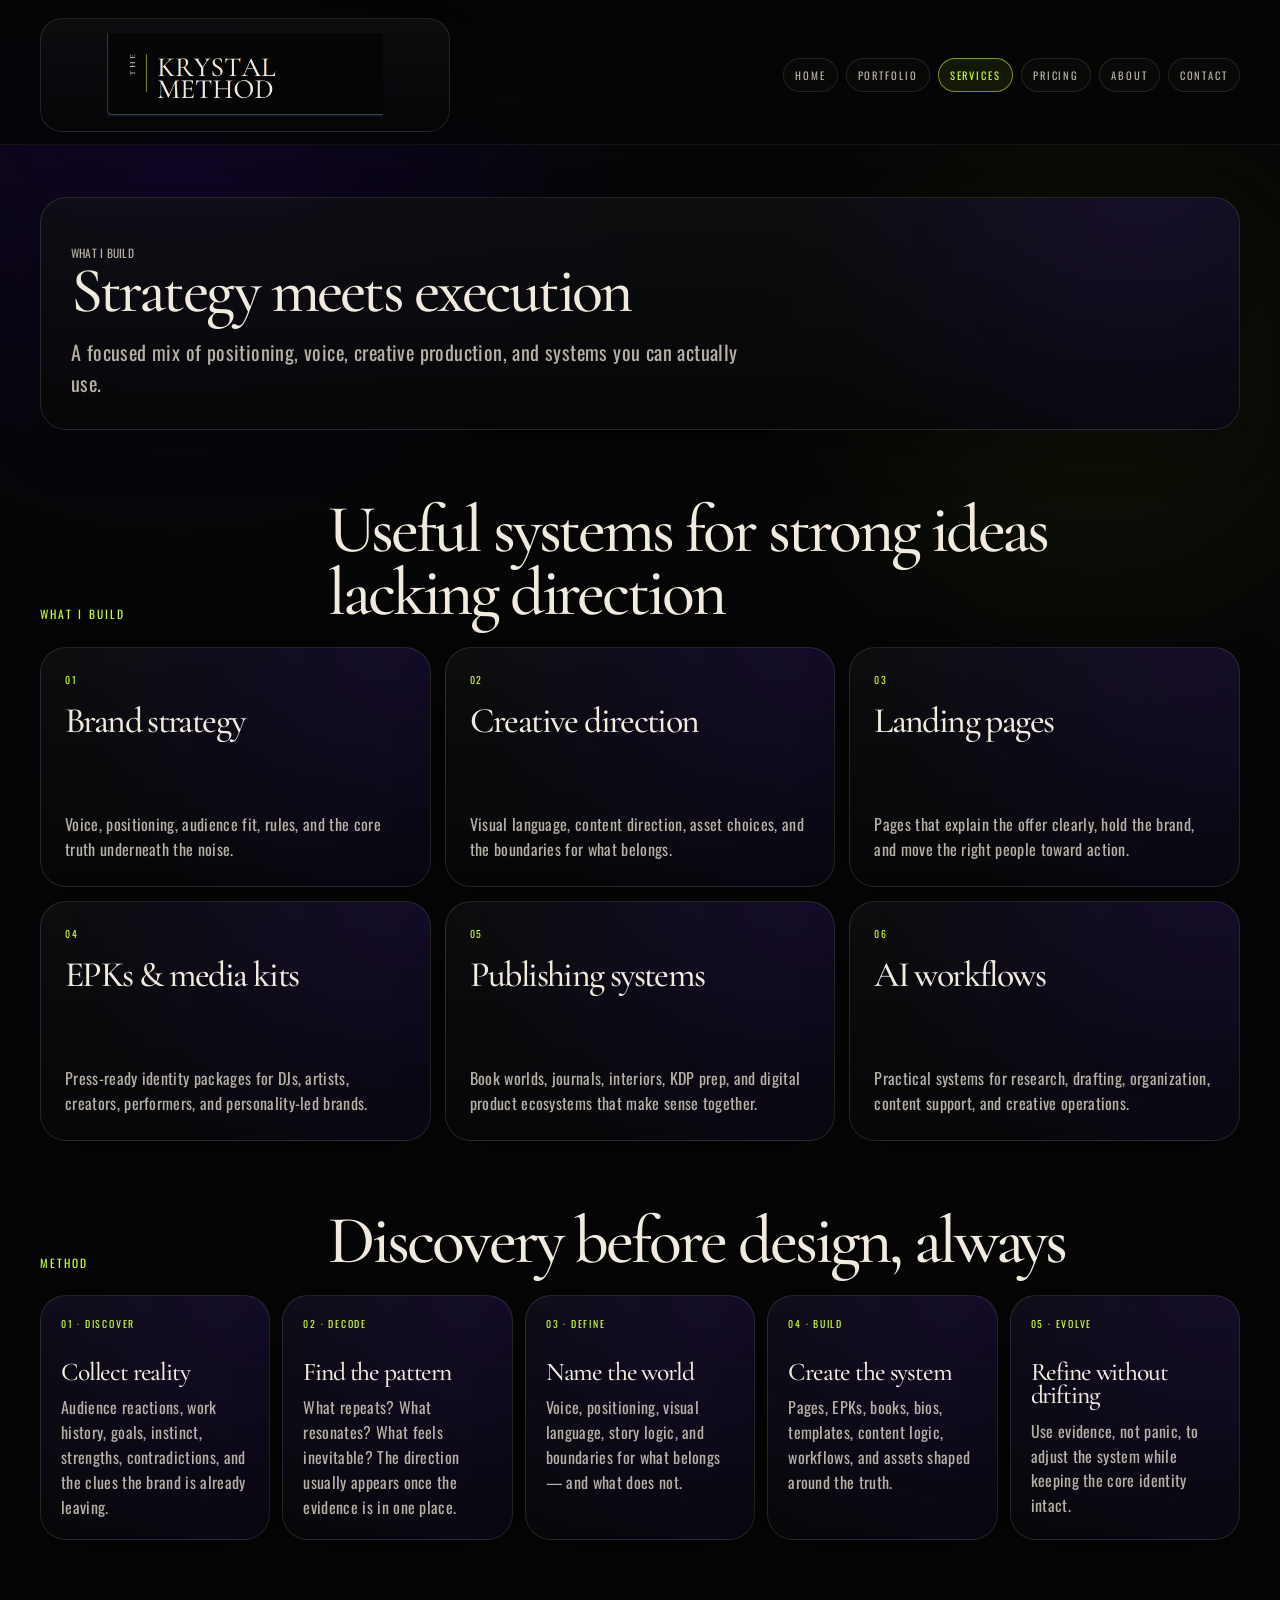
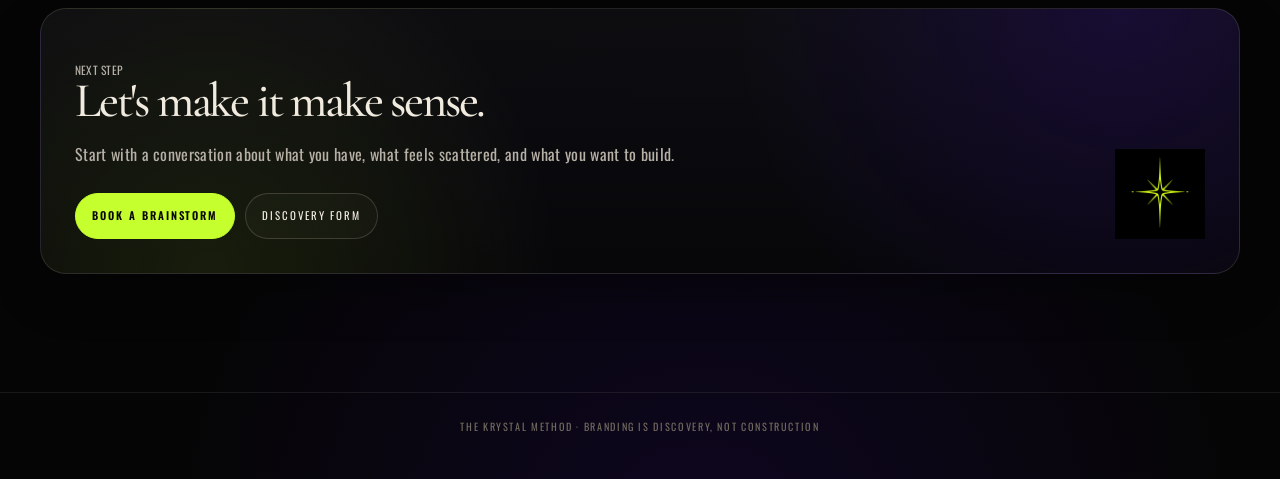
<file: services.html>
<!doctype html>
<html lang="en"><head><meta charset="utf-8"><meta name="viewport" content="width=device-width, initial-scale=1"><title>Services | The Krystal Method</title><meta name="description" content="Brand strategy, creative direction, landing pages, EPKs, publishing systems, and AI workflows."><meta name="theme-color" content="#050505"><link rel="preconnect" href="https://fonts.googleapis.com"><link rel="preconnect" href="https://fonts.gstatic.com" crossorigin><link href="https://fonts.googleapis.com/css2?family=Cormorant+Garamond:ital,wght@0,400;0,500;0,600;1,400;1,500&family=Oswald:wght@300;400;500;600;700&display=swap" rel="stylesheet"><style>
    :root {
      --black: #050505;
      --ink: #09090c;
      --panel: #101014;
      --panel-soft: #151419;
      --bone: #f0eadf;
      --bone-soft: #cfc3b4;
      --taupe: #b6b0a7;
      --dim: #70695f;
      --lime: #c6ff2e;
      --purple: #3a0ca3;
      --line: rgba(233, 222, 204, .13);
      --line-bright: rgba(198, 255, 46, .22);
      --max: 1200px;
      --serif: "Cormorant Garamond", Georgia, serif;
      --condensed: "Oswald", Arial, sans-serif;
    }

    * { box-sizing: border-box; }
    html { scroll-behavior: smooth; }
    body {
      margin: 0;
      background:
        radial-gradient(circle at 14% 4%, rgba(58,12,163,.24), transparent 30rem),
        radial-gradient(circle at 86% 18%, rgba(198,255,46,.06), transparent 22rem),
        radial-gradient(circle at 55% 104%, rgba(58,12,163,.18), transparent 34rem),
        var(--black);
      color: var(--bone);
      font-family: var(--condensed);
      line-height: 1.55;
      overflow-x: hidden;
    }

    body::before {
      content: "";
      position: fixed;
      inset: 0;
      pointer-events: none;
      z-index: -1;
      opacity: .20;
      background-image:
        linear-gradient(rgba(233,222,204,.035) 1px, transparent 1px),
        linear-gradient(90deg, rgba(233,222,204,.03) 1px, transparent 1px);
      background-size: 56px 56px;
      mask-image: radial-gradient(circle at 50% 35%, black, transparent 76%);
    }

    img { max-width: 100%; display: block; }
    a { color: inherit; text-decoration: none; }
    .wrap { width: min(var(--max), calc(100% - 34px)); margin: 0 auto; }

    .skip-link { position: absolute; left: -999px; }
    .skip-link:focus { left: 12px; top: 12px; z-index: 999; background: var(--bone); color: #050505; padding: 10px 14px; }

    .eyebrow,
    .nav a,
    .button,
    .pill,
    .tiny,
    .card-number,
    .case-type,
    .label {
      font-family: var(--condensed);
      text-transform: uppercase;
      letter-spacing: .18em;
    }

    .site-header {
      position: sticky;
      top: 0;
      z-index: 30;
      padding: 18px 0 12px;
      background: linear-gradient(180deg, rgba(5,5,5,.94), rgba(5,5,5,.70));
      backdrop-filter: blur(14px);
      border-bottom: 1px solid rgba(233,222,204,.07);
    }

    .header-inner {
      display: grid;
      grid-template-columns: minmax(190px, 410px) 1fr;
      gap: 18px;
      align-items: center;
    }

    .logo-link {
      display: block;
      padding: 14px 18px;
      border: 1px solid rgba(233,222,204,.12);
      background: linear-gradient(180deg, rgba(16,16,20,.78), rgba(7,7,9,.86));
      border-radius: 22px;
      box-shadow: 0 18px 40px rgba(0,0,0,.28);
    }

    .logo-link img {
      width: 100%;
      max-height: 84px;
      object-fit: contain;
    }

    .nav {
      display: flex;
      justify-content: flex-end;
      gap: 8px;
      flex-wrap: wrap;
    }

    .nav a {
      color: var(--taupe);
      font-size: .66rem;
      padding: 8px 11px;
      border: 1px solid rgba(233,222,204,.12);
      border-radius: 999px;
      background: rgba(233,222,204,.018);
    }

    .nav a:hover {
      color: var(--bone);
      border-color: var(--line-bright);
      background: rgba(198,255,46,.045);
    }

    main { padding: 18px 0 84px; }
    section { padding: 34px 0; scroll-margin-top: 150px; }
    a:focus-visible { outline: 2px solid var(--lime); outline-offset: 5px; }
    @media (prefers-reduced-motion: reduce) { html { scroll-behavior: auto; } }

    h1, h2, h3, h4 {
      margin: 0;
      font-family: var(--serif);
      color: var(--bone);
      font-weight: 500;
      letter-spacing: -.045em;
      line-height: .92;
    }

    h1 {
      font-size: clamp(3.2rem, 5vw, 4.6rem);
      max-width: 920px;
    }

    h2 {
      font-size: clamp(2.8rem, 5.3vw, 5.2rem);
      max-width: 860px;
    }

    h3 { font-size: clamp(2rem, 3.8vw, 3.6rem); }
    h4 { font-size: clamp(1.6rem, 2.5vw, 2.3rem); }

    .display-alt {
      font-style: italic;
      color: var(--bone-soft);
      font-weight: 400;
    }

    .eyebrow {
      color: var(--lime);
      font-size: .72rem;
      margin: 0 0 14px;
    }

    .lead {
      margin: 20px 0 0;
      color: var(--bone-soft);
      font-size: clamp(1.05rem, 1.6vw, 1.26rem);
      max-width: 700px;
      letter-spacing: .02em;
    }

    .button-row {
      display: flex;
      flex-wrap: wrap;
      gap: 10px;
      margin-top: 26px;
    }

    .button {
      display: inline-flex;
      justify-content: center;
      align-items: center;
      min-height: 46px;
      padding: 0 16px;
      border: 1px solid rgba(233,222,204,.18);
      border-radius: 999px;
      color: var(--bone);
      font-size: .68rem;
      background: rgba(233,222,204,.025);
    }

    .button.primary {
      background: var(--lime);
      color: #070707;
      border-color: var(--lime);
      font-weight: 600;
    }

    .hero-grid {
      display: grid;
      grid-template-columns: .9fr 1.1fr;
      gap: 18px;
      align-items: stretch;
    }

    .hero-copy {
      padding: clamp(26px, 4vw, 46px);
      min-height: 560px;
      border: 1px solid var(--line);
      border-radius: 30px;
      background:
        radial-gradient(circle at 20% 0%, rgba(58,12,163,.22), transparent 24rem),
        linear-gradient(180deg, rgba(16,16,20,.86), rgba(7,7,9,.92));
      display: flex;
      flex-direction: column;
      justify-content: center;
      box-shadow: 0 20px 54px rgba(0,0,0,.35);
    }

    .hero-copy h1 .break {
      display: block;
    }

    .hero-note {
      margin-top: 26px;
      padding-top: 20px;
      border-top: 1px solid rgba(198,255,46,.22);
      display: grid;
      gap: 8px;
      color: var(--taupe);
      font-size: .98rem;
      max-width: 620px;
    }

    .hero-note strong { color: var(--bone); font-weight: 500; }

    .pills {
      display: flex;
      flex-wrap: wrap;
      gap: 8px;
      margin-top: 22px;
    }

    .pill {
      color: var(--bone-soft);
      border: 1px solid rgba(198,255,46,.20);
      background: rgba(198,255,46,.035);
      border-radius: 999px;
      padding: 7px 10px;
      font-size: .60rem;
    }

    .proof-panel {
      border: 1px solid var(--line);
      border-radius: 30px;
      background:
        radial-gradient(circle at 78% 4%, rgba(58,12,163,.36), transparent 26rem),
        linear-gradient(180deg, rgba(15,15,20,.86), rgba(6,6,8,.94));
      padding: 18px;
      overflow: hidden;
      box-shadow: 0 20px 54px rgba(0,0,0,.35);
    }

    .proof-title {
      display: grid;
      grid-template-columns: 1fr auto;
      gap: 14px;
      align-items: end;
      padding: 4px 4px 14px;
      border-bottom: 1px solid rgba(233,222,204,.10);
      margin-bottom: 14px;
    }

    .proof-title h3 {
      font-size: clamp(2.1rem, 4vw, 4.4rem);
    }

    .label {
      color: var(--lime);
      font-size: .66rem;
      margin: 0 0 8px;
    }

    .proof-chip {
      color: var(--taupe);
      border: 1px solid rgba(198,255,46,.18);
      border-radius: 999px;
      padding: 8px 10px;
      font-size: .58rem;
      white-space: nowrap;
    }

    .editorial-proof {
      display: grid;
      grid-template-columns: 1.18fr .82fr;
      gap: 12px;
    }

    .proof-stack {
      display: grid;
      gap: 12px;
    }

    .proof-row {
      display: grid;
      grid-template-columns: repeat(3, 1fr);
      gap: 12px;
      margin-top: 12px;
    }

    .image-card {
      position: relative;
      overflow: hidden;
      border: 1px solid rgba(233,222,204,.13);
      border-radius: 20px;
      background: #08080a;
      min-height: 170px;
      box-shadow: 0 12px 32px rgba(0,0,0,.32);
    }

    .image-card.large { min-height: 420px; }
    .image-card.medium { min-height: 204px; }
    .proof-row .image-card { min-height: 160px; }

    .image-card img {
      width: 100%;
      height: 100%;
      object-fit: cover;
      object-position: center;
    }

    .image-card.contain img {
      object-fit: contain;
      padding: 10px;
      background: #060607;
    }

    .image-card .caption {
      position: absolute;
      left: 10px;
      bottom: 10px;
      background: rgba(5,5,5,.80);
      border: 1px solid rgba(233,222,204,.12);
      border-radius: 999px;
      padding: 7px 9px;
      color: var(--bone-soft);
      font-size: .58rem;
      font-family: var(--condensed);
      text-transform: uppercase;
      letter-spacing: .12em;
    }

    .stripe {
      border-top: 1px solid var(--line);
      border-bottom: 1px solid var(--line);
      background: rgba(233,222,204,.018);
      margin: 20px 0 4px;
    }

    .stripe-inner {
      display: grid;
      grid-template-columns: repeat(3, 1fr);
      gap: 1px;
      background: rgba(233,222,204,.08);
    }

    .stripe-card {
      background: #070708;
      padding: 22px;
      min-height: 172px;
    }

    .card-number {
      color: var(--lime);
      font-size: .62rem;
      margin-bottom: 18px;
    }

    .stripe-card h4 {
      font-size: clamp(1.55rem, 2.2vw, 2.15rem);
      margin-bottom: 10px;
    }

    .stripe-card p {
      margin: 0;
      color: var(--taupe);
      font-family: var(--condensed);
      letter-spacing: .02em;
    }

    .section-head {
      display: grid;
      grid-template-columns: 260px 1fr;
      gap: 28px;
      align-items: end;
      margin-bottom: 24px;
    }

    .section-head .eyebrow { margin-bottom: 0; }
    .section-head p:not(.eyebrow) {
      margin: 0;
      color: var(--taupe);
      max-width: 600px;
      font-family: var(--condensed);
      letter-spacing: .02em;
    }

    .truth-grid {
      display: grid;
      grid-template-columns: .86fr 1.14fr;
      gap: 18px;
      align-items: stretch;
    }

    .quote-block,
    .text-block,
    .case-card,
    .service-card,
    .method-card,
    .contact-card {
      border: 1px solid var(--line);
      border-radius: 26px;
      background:
        radial-gradient(circle at 92% 0%, rgba(58,12,163,.17), transparent 20rem),
        linear-gradient(180deg, rgba(16,16,20,.78), rgba(7,7,9,.92));
      box-shadow: 0 18px 48px rgba(0,0,0,.30);
    }

    .quote-block {
      padding: 30px;
      min-height: 100%;
      display: flex;
      flex-direction: column;
      justify-content: space-between;
    }

    .quote-block img {
      width: 70px;
      margin-bottom: 30px;
    }

    .quote-block blockquote {
      margin: 0;
      font-family: var(--serif);
      color: var(--bone);
      font-size: clamp(2.2rem, 4vw, 4.2rem);
      line-height: .95;
      letter-spacing: -.045em;
    }

    .text-block {
      padding: 30px;
    }

    .text-block p {
      color: var(--taupe);
      margin: 16px 0 0;
      font-family: var(--condensed);
      letter-spacing: .02em;
    }

    .case-card {
      overflow: hidden;
      margin-bottom: 18px;
    }

    .case-grid {
      display: grid;
      grid-template-columns: .9fr 1.1fr;
      min-height: 430px;
    }

    .case-copy {
      padding: 30px;
      display: flex;
      flex-direction: column;
      justify-content: center;
    }

    .case-type {
      color: var(--lime);
      font-size: .66rem;
      margin-bottom: 15px;
    }

    .case-copy p {
      color: var(--taupe);
      margin: 16px 0 0;
      font-family: var(--condensed);
      letter-spacing: .02em;
      max-width: 560px;
    }

    .case-images {
      border-left: 1px solid var(--line);
      padding: 14px;
      background:
        radial-gradient(circle at 80% 16%, rgba(58,12,163,.28), transparent 22rem),
        #08080a;
    }

    .case-images.single .image-card {
      height: 100%;
      min-height: 380px;
    }

    .book-layout {
      display: grid;
      grid-template-columns: 1fr 1fr;
      gap: 12px;
      height: 100%;
    }

    .tag-row {
      display: flex;
      flex-wrap: wrap;
      gap: 7px;
      margin-top: 22px;
    }

    .tag-row span {
      color: var(--bone-soft);
      border: 1px solid rgba(198,255,46,.18);
      border-radius: 999px;
      padding: 6px 9px;
      font-family: var(--condensed);
      text-transform: uppercase;
      letter-spacing: .12em;
      font-size: .58rem;
      background: rgba(198,255,46,.025);
    }

    .mini-proof {
      display: grid;
      grid-template-columns: repeat(2, 1fr);
      gap: 18px;
      margin-top: 18px;
    }

    .mini-proof .case-card {
      margin: 0;
    }

    .mini-proof-inner {
      display: grid;
      grid-template-columns: 168px 1fr;
      gap: 20px;
      align-items: center;
      padding: 18px;
    }

    .mini-proof .image-card {
      min-height: 150px;
    }

    .build-grid {
      display: grid;
      grid-template-columns: repeat(3, 1fr);
      gap: 14px;
    }

    .service-card {
      padding: 24px;
      min-height: 240px;
      display: grid;
      align-content: space-between;
      gap: 24px;
    }

    .service-card h4 {
      font-size: clamp(1.8rem, 2.8vw, 2.8rem);
    }

    .service-card p {
      margin: 0;
      color: var(--taupe);
      font-family: var(--condensed);
      letter-spacing: .02em;
    }

    .method-grid {
      display: grid;
      grid-template-columns: repeat(5, 1fr);
      gap: 12px;
    }

    .method-card {
      padding: 20px;
      min-height: 240px;
    }

    .method-card h4 {
      font-size: clamp(1.5rem, 2vw, 2rem);
      margin-top: 28px;
    }

    .method-card p {
      color: var(--taupe);
      font-family: var(--condensed);
      letter-spacing: .02em;
      margin: 12px 0 0;
    }

    .about-grid {
      display: grid;
      grid-template-columns: 1fr 1fr;
      gap: 18px;
    }

    .contact-card {
      padding: 34px;
      background:
        radial-gradient(circle at 14% 100%, rgba(198,255,46,.09), transparent 22rem),
        radial-gradient(circle at 90% 0%, rgba(58,12,163,.24), transparent 24rem),
        linear-gradient(180deg, rgba(16,16,20,.82), rgba(7,7,9,.94));
    }

    .contact-grid {
      display: grid;
      grid-template-columns: 1fr 120px;
      gap: 28px;
      align-items: end;
    }

    .contact-card p {
      color: var(--taupe);
      margin: 18px 0 0;
      max-width: 690px;
      font-family: var(--condensed);
      letter-spacing: .02em;
    }

    .contact-card img {
      width: 90px;
      margin-left: auto;
    }

    footer {
      border-top: 1px solid rgba(233,222,204,.09);
      padding: 26px 0 44px;
      color: var(--dim);
      text-align: center;
      font-size: .64rem;
      font-family: var(--condensed);
      text-transform: uppercase;
      letter-spacing: .16em;
    }

    .offer-grid {
      display: grid;
      grid-template-columns: 1.3fr .7fr;
      gap: 14px;
      align-items: stretch;
    }

    .offer-card {
      align-content: start;
      gap: 18px;
    }

    .offer-card.flagship {
      border-color: var(--line-bright);
    }

    .offer-card .price {
      display: block;
      font-family: var(--serif);
      color: var(--lime);
      font-size: clamp(2.6rem, 4.4vw, 3.8rem);
      line-height: 1;
      letter-spacing: -.03em;
    }

    .offer-card .price-note {
      display: block;
      margin-top: 6px;
      color: var(--taupe);
      font-size: .62rem;
      text-transform: uppercase;
      letter-spacing: .18em;
    }

    .offer-list {
      list-style: none;
      margin: 0;
      padding: 0;
      display: grid;
      grid-template-columns: repeat(2, 1fr);
      gap: 0 18px;
    }

    .offer-list li {
      padding: 10px 0;
      border-bottom: 1px solid rgba(233,222,204,.10);
      color: var(--bone-soft);
      letter-spacing: .02em;
    }

    .offer-list li::before {
      content: "—";
      color: var(--lime);
      margin-right: 10px;
    }

    .add-on-stack {
      display: grid;
      gap: 14px;
    }

    .add-on-stack .service-card {
      min-height: 0;
    }

    .add-on-stack .price {
      font-size: clamp(2rem, 3vw, 2.6rem);
    }

    @media (max-width: 1040px) {
      .hero-grid,
      .truth-grid,
      .case-grid,
      .about-grid,
      .contact-grid {
        grid-template-columns: 1fr;
      }

      .section-head {
        grid-template-columns: 1fr;
        gap: 8px;
      }

      .case-images {
        border-left: 0;
        border-top: 1px solid var(--line);
      }

      .stripe-inner,
      .build-grid {
        grid-template-columns: repeat(2, 1fr);
      }

      .method-grid {
        grid-template-columns: repeat(2, 1fr);
      }

      .mini-proof,
      .offer-grid {
        grid-template-columns: 1fr;
      }

      .contact-card img {
        margin: 0;
      }
    }

    @media (max-width: 720px) {
      .wrap { width: min(var(--max), calc(100% - 22px)); }

      .site-header {
        position: relative;
        padding: 12px 0 8px;
      }

      .header-inner {
        grid-template-columns: 1fr;
        gap: 10px;
      }

      .logo-link {
        border-radius: 18px;
        padding: 10px 13px;
      }

      .logo-link img {
        max-height: 76px;
        width: min(380px, 100%);
      }

      .nav {
        justify-content: center;
        flex-wrap: wrap;
        overflow: visible;
        gap: 6px;
        padding-bottom: 3px;
      }

      .nav::-webkit-scrollbar {
        display: none;
      }

      .nav a {
        flex: 0 0 auto;
        padding: 7px 9px;
        font-size: .56rem;
        letter-spacing: .13em;
      }

      main { padding: 12px 0 64px; }
      section { padding: 25px 0; }

      .hero-copy {
        min-height: auto;
        padding: 26px 20px;
      }

      h1 {
        font-size: clamp(3.2rem, 14vw, 5.1rem);
      }

      h2 {
        font-size: clamp(2.55rem, 11vw, 4.2rem);
      }

      h3 {
        font-size: clamp(2rem, 9vw, 3.2rem);
      }

      .proof-title {
        grid-template-columns: 1fr;
        align-items: start;
      }

      .proof-chip {
        width: fit-content;
      }

      .editorial-proof,
      .proof-row,
      .book-layout,
      .stripe-inner,
      .build-grid,
      .method-grid,
      .mini-proof-inner,
      .offer-list {
        grid-template-columns: 1fr;
      }

      .proof-row {
        margin-top: 12px;
      }

      .image-card.large,
      .case-images.single .image-card {
        min-height: 300px;
      }

      .image-card.medium,
      .proof-row .image-card,
      .mini-proof .image-card {
        min-height: 230px;
      }

      .stripe-card,
      .text-block,
      .quote-block,
      .case-copy,
      .service-card,
      .method-card,
      .contact-card {
        padding: 22px 19px;
      }

      .case-grid {
        min-height: auto;
      }

      .case-images {
        padding: 12px;
      }

      .tag-row {
        gap: 6px;
      }

      .tag-row span {
        font-size: .54rem;
      }

      .button-row .button,
      .contact-card .button {
        width: 100%;
      }

      .quote-block blockquote {
        font-size: clamp(2.4rem, 10vw, 3.8rem);
      }

      .contact-card img {
        display: none;
      }
    }
  
    .nav a[aria-current="page"] { color: var(--lime); border-color: rgba(198,255,46,.55); background: rgba(198,255,46,.08); }
  </style><link rel="canonical" href="https://thekrystalmethod.com/services.html"><link rel="icon" type="image/png" href="assets/logos/brand-mark-FINAL.png"></head><body><a class="skip-link" href="#content">Skip to content</a><header class="site-header"><div class="wrap header-inner"><a class="logo-link" href="index.html" aria-label="The Krystal Method home"><img src="assets/logos/tkm-logo-horizontal.png" alt="The Krystal Method"></a><nav class="nav" aria-label="Primary navigation"><a href="index.html">Home</a><a href="portfolio.html">Portfolio</a><a href="services.html" aria-current="page">Services</a><a href="pricing.html">Pricing</a><a href="about.html">About</a><a href="contact.html">Contact</a></nav></div></header><main id="content"><section class="wrap" style="padding-top:34px"><div class="text-block"><p class="eyebrow">What I build</p><h1>Strategy meets execution</h1><p class="lead">A focused mix of positioning, voice, creative production, and systems you can actually use.</p></div></section><section id="builds" class="wrap">
      <div class="section-head">
        <p class="eyebrow">What I build</p>
        <div>
          <h2>Useful systems for strong ideas lacking direction</h2>
        </div>
      </div>

      <div class="build-grid">
        <article class="service-card">
          <div>
            <div class="card-number">01</div>
            <h4>Brand strategy</h4>
          </div>
          <p>Voice, positioning, audience fit, rules, and the core truth underneath the noise.</p>
        </article>
        <article class="service-card">
          <div>
            <div class="card-number">02</div>
            <h4>Creative direction</h4>
          </div>
          <p>Visual language, content direction, asset choices, and the boundaries for what belongs.</p>
        </article>
        <article class="service-card">
          <div>
            <div class="card-number">03</div>
            <h4>Landing pages</h4>
          </div>
          <p>Pages that explain the offer clearly, hold the brand, and move the right people toward action.</p>
        </article>
        <article class="service-card">
          <div>
            <div class="card-number">04</div>
            <h4>EPKs & media kits</h4>
          </div>
          <p>Press-ready identity packages for DJs, artists, creators, performers, and personality-led brands.</p>
        </article>
        <article class="service-card">
          <div>
            <div class="card-number">05</div>
            <h4>Publishing systems</h4>
          </div>
          <p>Book worlds, journals, interiors, KDP prep, and digital product ecosystems that make sense together.</p>
        </article>
        <article class="service-card">
          <div>
            <div class="card-number">06</div>
            <h4>AI workflows</h4>
          </div>
          <p>Practical systems for research, drafting, organization, content support, and creative operations.</p>
        </article>
      </div>
    </section><section id="method" class="wrap">
      <div class="section-head">
        <p class="eyebrow">Method</p>
        <div>
          <h2>Discovery before design, always</h2>
        </div>
      </div>

      <div class="method-grid">
        <article class="method-card">
          <div class="card-number">01 · Discover</div>
          <h4>Collect reality</h4>
          <p>Audience reactions, work history, goals, instinct, strengths, contradictions, and the clues the brand is already leaving.</p>
        </article>
        <article class="method-card">
          <div class="card-number">02 · Decode</div>
          <h4>Find the pattern</h4>
          <p>What repeats? What resonates? What feels inevitable? The direction usually appears once the evidence is in one place.</p>
        </article>
        <article class="method-card">
          <div class="card-number">03 · Define</div>
          <h4>Name the world</h4>
          <p>Voice, positioning, visual language, story logic, and boundaries for what belongs — and what does not.</p>
        </article>
        <article class="method-card">
          <div class="card-number">04 · Build</div>
          <h4>Create the system</h4>
          <p>Pages, EPKs, books, bios, templates, content logic, workflows, and assets shaped around the truth.</p>
        </article>
        <article class="method-card">
          <div class="card-number">05 · Evolve</div>
          <h4>Refine without drifting</h4>
          <p>Use evidence, not panic, to adjust the system while keeping the core identity intact.</p>
        </article>
      </div>
    </section><section class="wrap"><div class="contact-card"><div class="contact-grid"><div><p class="eyebrow">Next step</p><h3>Let's make it make sense.</h3><p>Start with a conversation about what you have, what feels scattered, and what you want to build.</p><div class="button-row"><a class="button primary" href="https://calendly.com/krystal-method">Book a brainstorm</a><a class="button" href="discovery.html">Discovery form</a></div></div><img src="assets/logos/tkm-star.jpeg" alt=""></div></div></section></main><footer><div class="wrap">The Krystal Method · Branding is discovery, not construction</div></footer></body></html>
</file>
